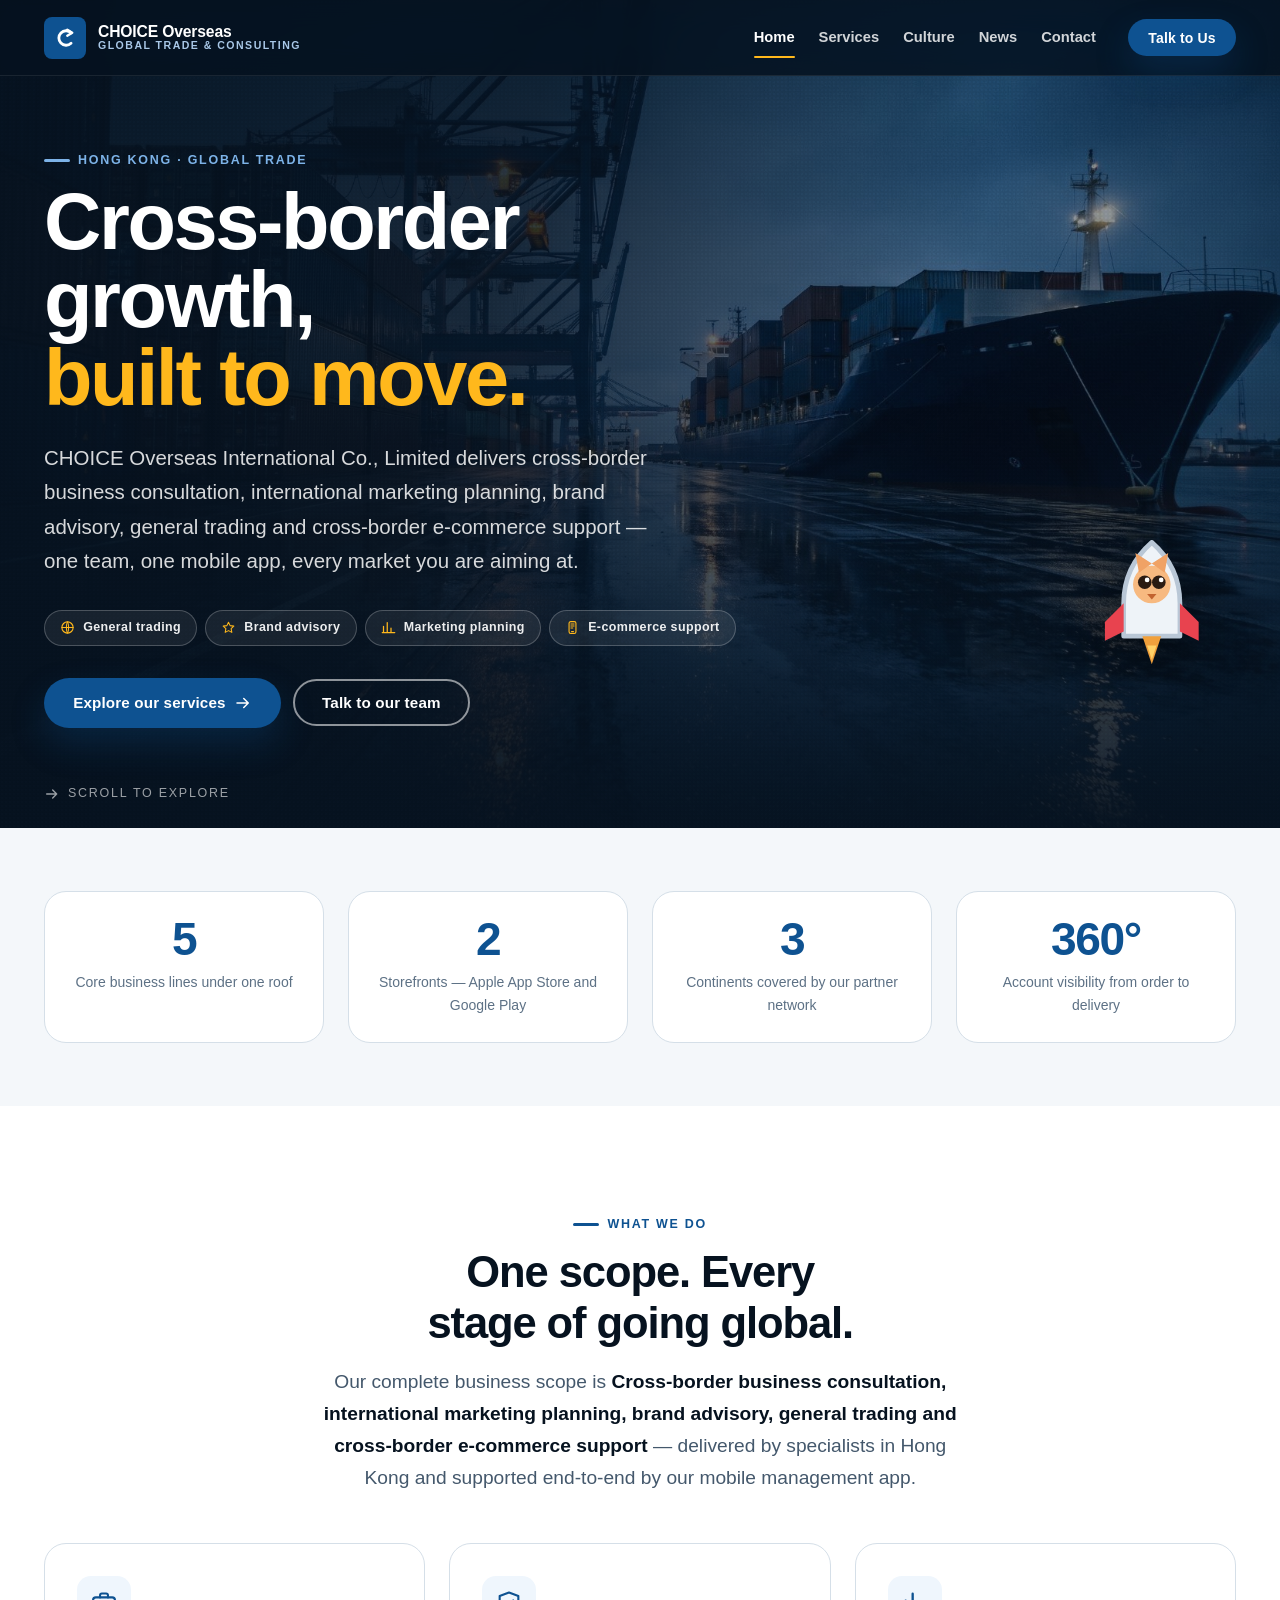
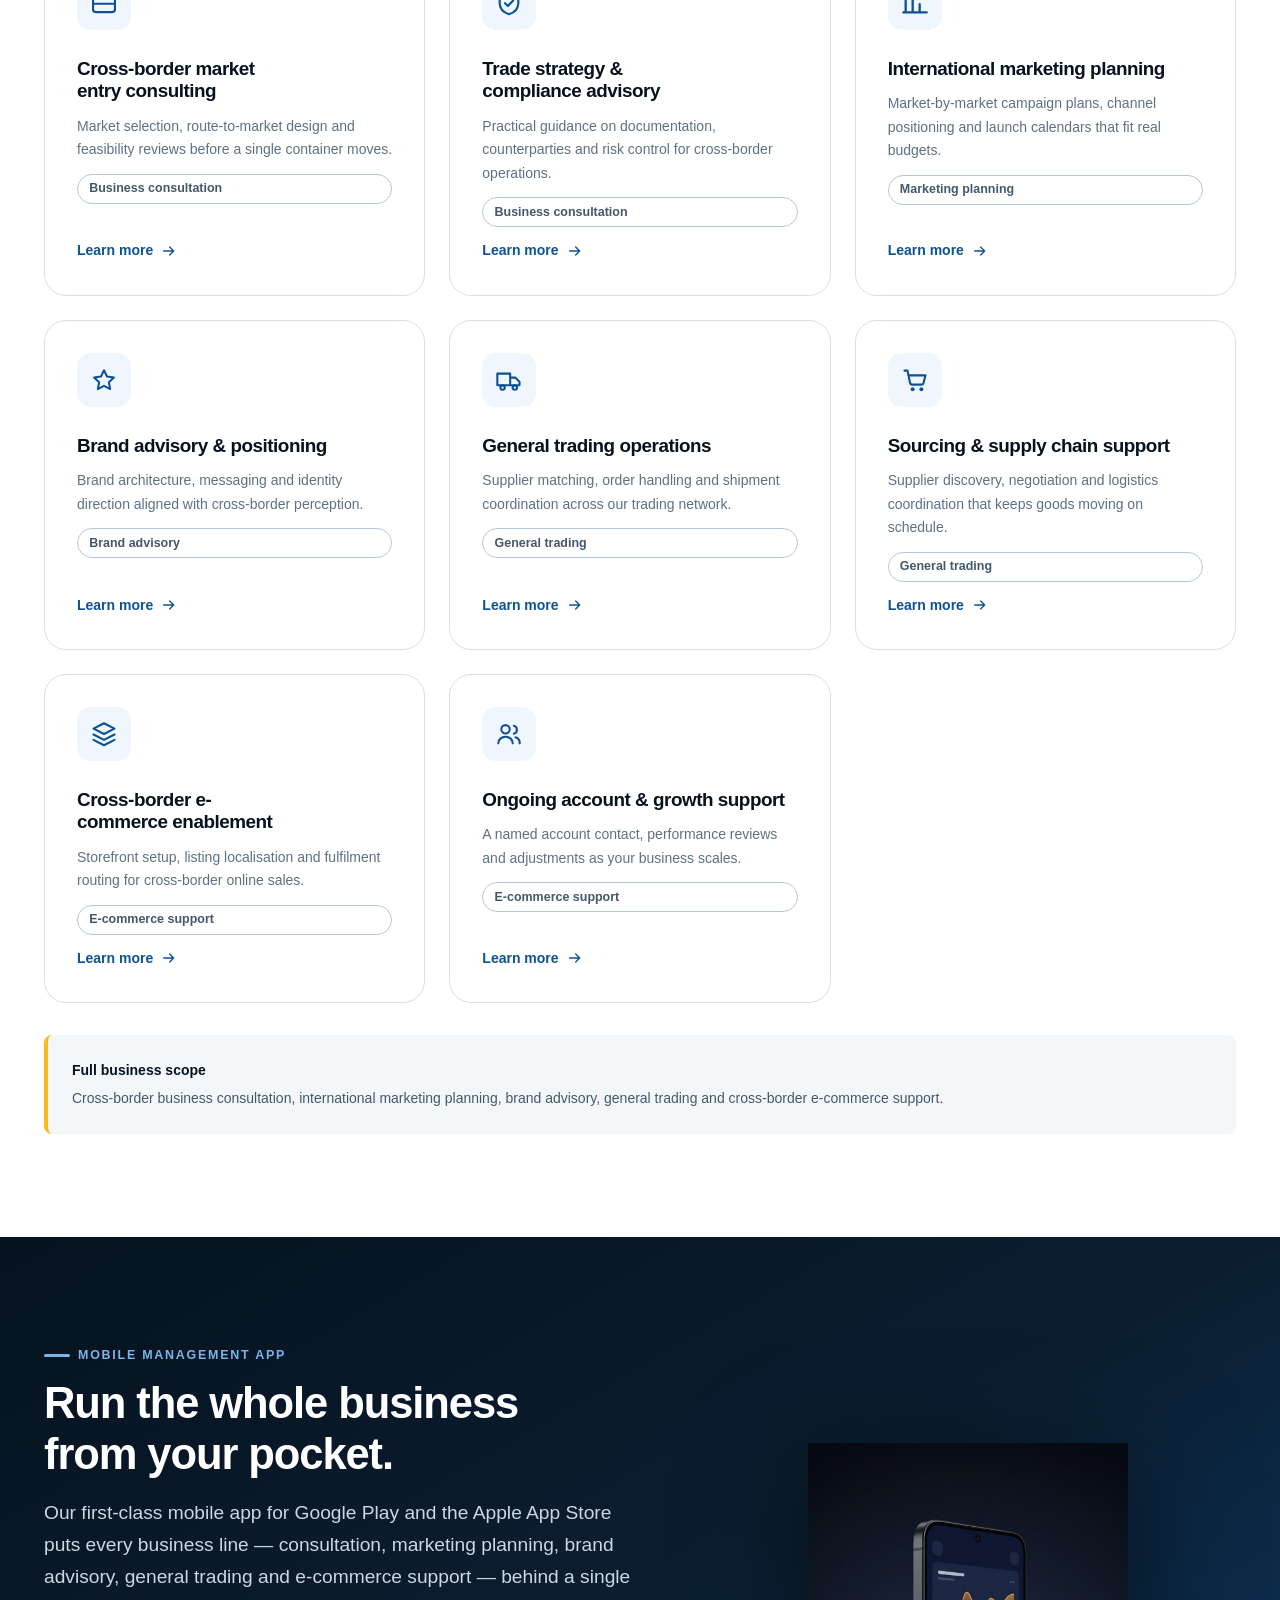
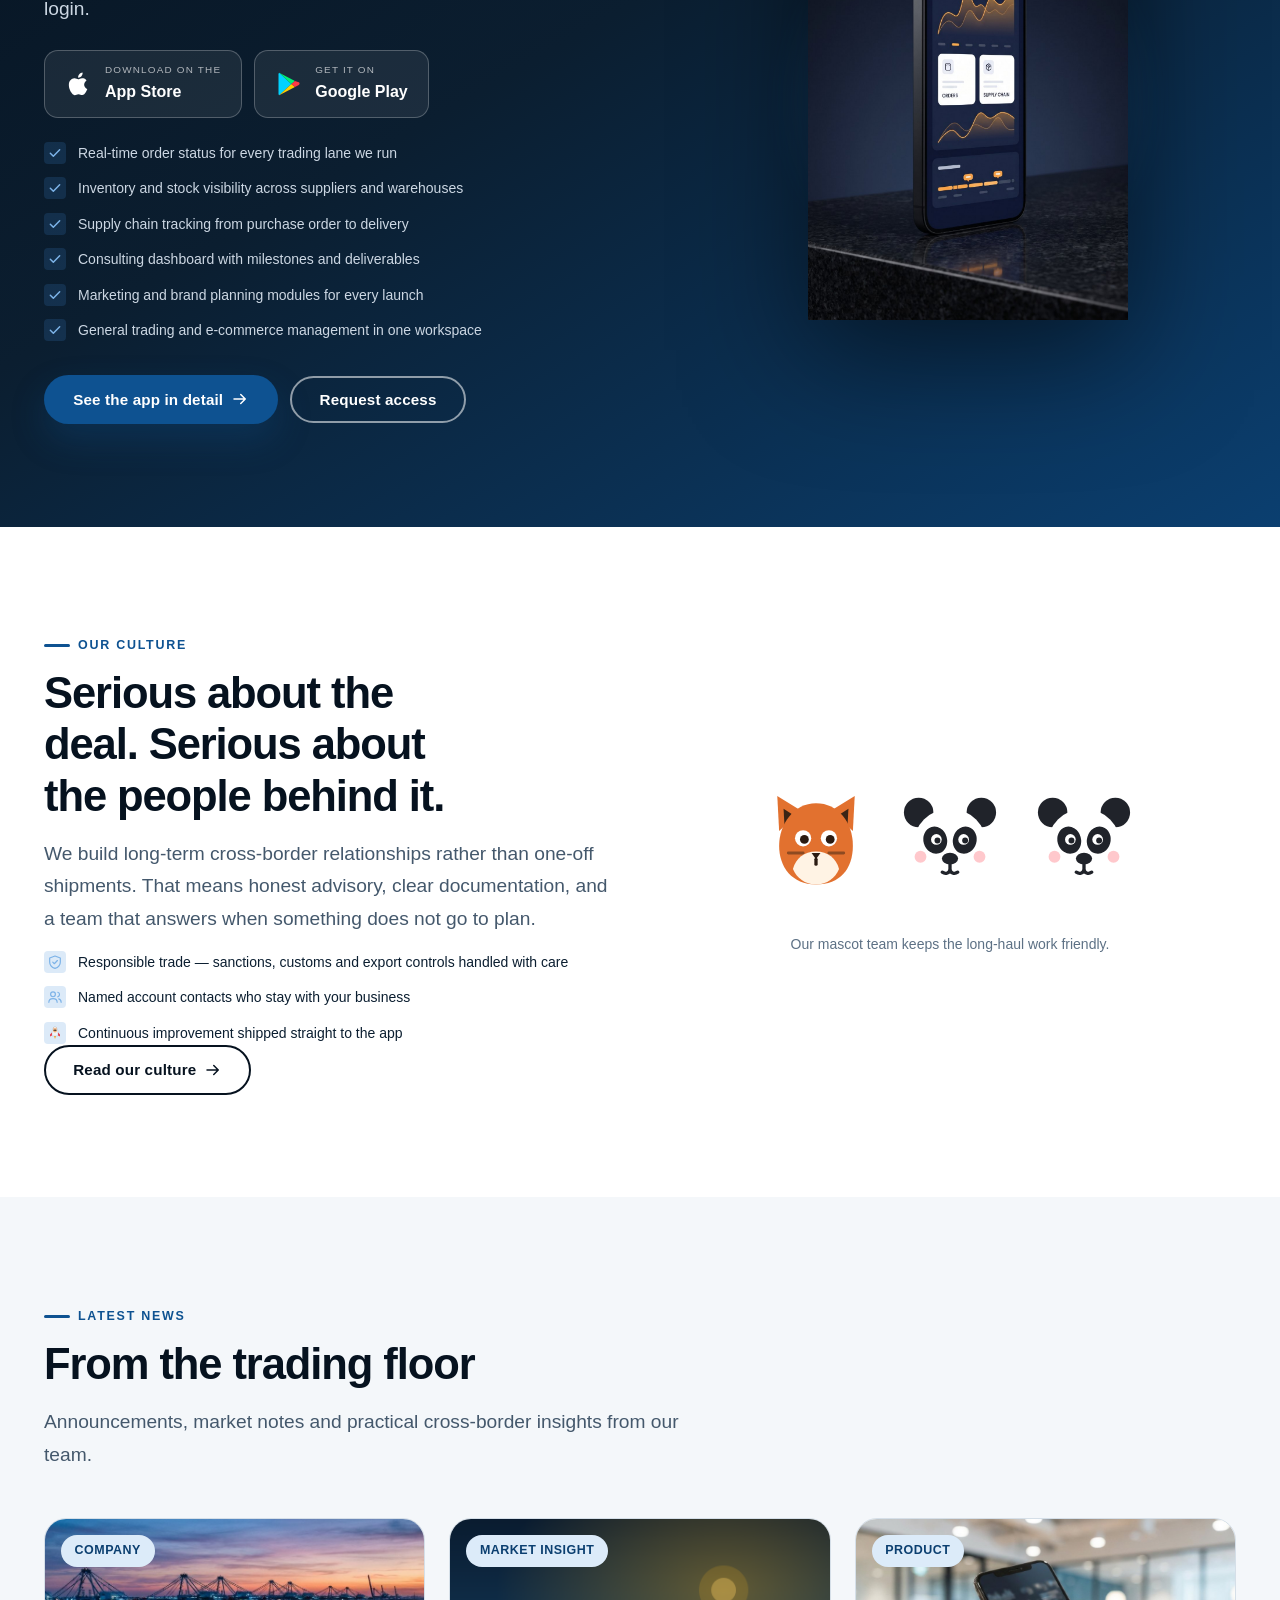
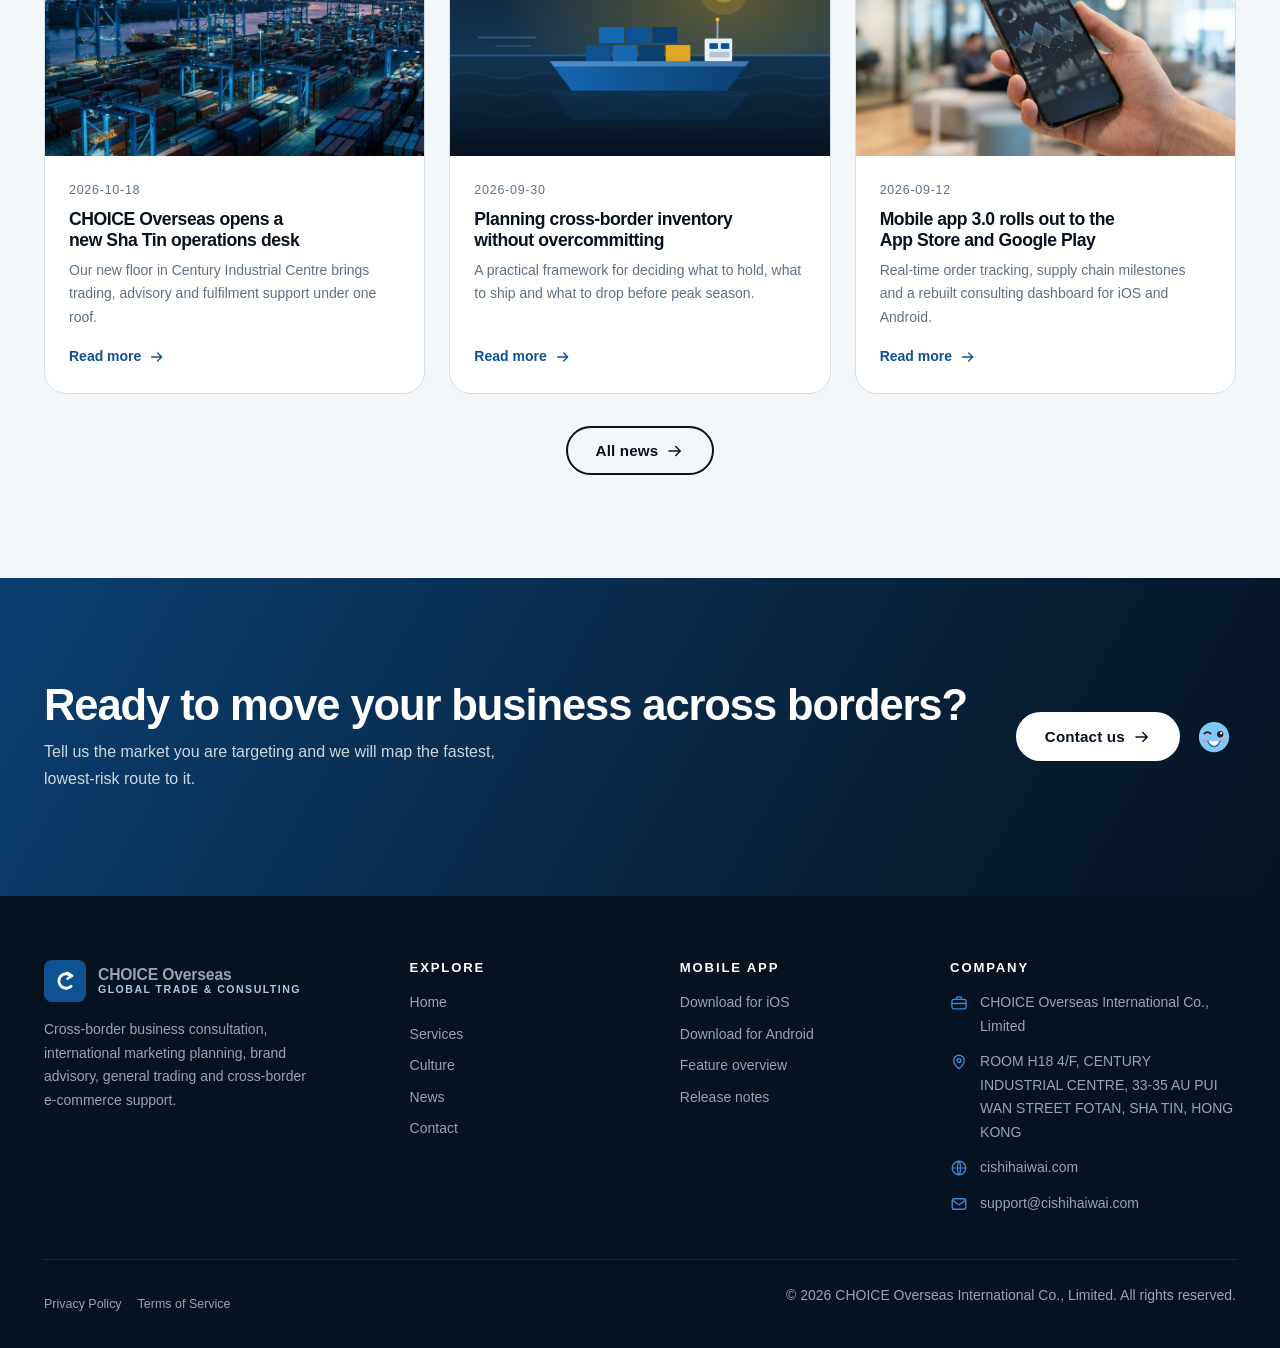
<file: index.html>
<!DOCTYPE html>
<html lang="en">
<head>
<meta charset="UTF-8">
<meta name="viewport" content="width=device-width, initial-scale=1">
<title>CHOICE Overseas International Co., Limited | Cross-border Business Consultation &amp; Trading</title>
<meta name="description" content="CHOICE Overseas International Co., Limited delivers cross-border business consultation, international marketing planning, brand advisory, general trading and cross-border e-commerce support from Hong Kong.">
<link rel="canonical" href="https://cishihaiwai.com/">
<meta property="og:type" content="website">
<meta property="og:site_name" content="CHOICE Overseas International Co., Limited">
<meta property="og:title" content="CHOICE Overseas International Co., Limited | Cross-border Business Consultation &amp; Trading">
<meta property="og:description" content="Cross-border business consultation, international marketing planning, brand advisory, general trading and cross-border e-commerce support.">
<meta property="og:url" content="https://cishihaiwai.com/">
<meta property="og:image" content="https://cishihaiwai.com/images/hero.jpg">
<meta name="twitter:card" content="summary_large_image">
<meta name="twitter:title" content="CHOICE Overseas International Co., Limited">
<meta name="twitter:description" content="Cross-border business consultation, international marketing planning, brand advisory, general trading and cross-border e-commerce support.">
<meta name="twitter:image" content="https://cishihaiwai.com/images/hero.jpg">
<link rel="icon" href="images/favicon.svg" type="image/svg+xml">
<link rel="stylesheet" href="css/style.css">
</head>
<body data-page="home">
<header id="site-header"></header>

<main>

  <!-- ============ HERO ============ -->
  <section class="hero">
    <div class="hero__media">
      <img src="images/hero.jpg" alt="Cross-border trade movement at a modern port logistics hub" width="1920" height="1072">
    </div>
    <div class="hero__grain"></div>

    <div class="hero__inner">
      <div class="hero__content">
        <span class="eyebrow reveal">Hong Kong &middot; Global Trade</span>
        <h1 class="reveal">Cross-border growth,<br><span class="accent">built to move.</span></h1>
        <p class="hero__lead reveal">CHOICE Overseas International Co., Limited delivers cross-border business consultation, international marketing planning, brand advisory, general trading and cross-border e-commerce support &mdash; one team, one mobile app, every market you are aiming at.</p>

        <div class="hero__chips reveal">
          <span class="hero__chip"><svg aria-hidden="true"><use href="#globe"></use></svg>General trading</span>
          <span class="hero__chip"><svg aria-hidden="true"><use href="#star"></use></svg>Brand advisory</span>
          <span class="hero__chip"><svg aria-hidden="true"><use href="#chart"></use></svg>Marketing planning</span>
          <span class="hero__chip"><svg aria-hidden="true"><use href="#mobile-app"></use></svg>E-commerce support</span>
        </div>

        <div class="btn-row reveal">
          <a class="btn btn--primary" href="./services.html">Explore our services <svg aria-hidden="true"><use href="#arrow-right"></use></svg></a>
          <a class="btn btn--outline-light" href="./contact.html">Talk to our team</a>
        </div>
      </div>

      <div class="hero__mascot float" data-mascot="rocket-cat" aria-hidden="true"></div>
    </div>

    <span class="hero__scroll"><svg aria-hidden="true"><use href="#arrow-right"></use></svg> Scroll to explore</span>
  </section>

  <!-- ============ COMPANY STRIP ============ -->
  <section class="section section--tight section--surface">
    <div class="container">
      <div class="grid grid--4 stagger">
        <div class="stat">
          <div class="stat__value">5</div>
          <div class="stat__label">Core business lines under one roof</div>
        </div>
        <div class="stat">
          <div class="stat__value">2</div>
          <div class="stat__label">Storefronts &mdash; Apple App Store and Google Play</div>
        </div>
        <div class="stat">
          <div class="stat__value">3</div>
          <div class="stat__label">Continents covered by our partner network</div>
        </div>
        <div class="stat">
          <div class="stat__value">360&deg;</div>
          <div class="stat__label">Account visibility from order to delivery</div>
        </div>
      </div>
    </div>
  </section>

  <!-- ============ BUSINESS PREVIEW ============ -->
  <section class="section" id="business">
    <div class="container">
      <div class="section-head section-head--center reveal">
        <span class="eyebrow">What we do</span>
        <h2>One scope. Every stage of going global.</h2>
        <p class="lead">Our complete business scope is <strong>Cross-border business consultation, international marketing planning, brand advisory, general trading and cross-border e-commerce support</strong> &mdash; delivered by specialists in Hong Kong and supported end-to-end by our mobile management app.</p>
      </div>

      <div class="service-grid stagger">
        <article class="service-card">
          <span class="card__icon"><svg aria-hidden="true"><use href="#briefcase"></use></svg></span>
          <h3>Cross-border market entry consulting</h3>
          <p>Market selection, route-to-market design and feasibility reviews before a single container moves.</p>
          <span class="tag">Business consultation</span>
          <a class="service-card__link" href="./services.html">Learn more <svg aria-hidden="true"><use href="#arrow-right"></use></svg></a>
        </article>

        <article class="service-card">
          <span class="card__icon"><svg aria-hidden="true"><use href="#shield"></use></svg></span>
          <h3>Trade strategy &amp; compliance advisory</h3>
          <p>Practical guidance on documentation, counterparties and risk control for cross-border operations.</p>
          <span class="tag">Business consultation</span>
          <a class="service-card__link" href="./services.html">Learn more <svg aria-hidden="true"><use href="#arrow-right"></use></svg></a>
        </article>

        <article class="service-card">
          <span class="card__icon"><svg aria-hidden="true"><use href="#chart"></use></svg></span>
          <h3>International marketing planning</h3>
          <p>Market-by-market campaign plans, channel positioning and launch calendars that fit real budgets.</p>
          <span class="tag">Marketing planning</span>
          <a class="service-card__link" href="./services.html">Learn more <svg aria-hidden="true"><use href="#arrow-right"></use></svg></a>
        </article>

        <article class="service-card">
          <span class="card__icon"><svg aria-hidden="true"><use href="#star"></use></svg></span>
          <h3>Brand advisory &amp; positioning</h3>
          <p>Brand architecture, messaging and identity direction aligned with cross-border perception.</p>
          <span class="tag">Brand advisory</span>
          <a class="service-card__link" href="./services.html">Learn more <svg aria-hidden="true"><use href="#arrow-right"></use></svg></a>
        </article>

        <article class="service-card">
          <span class="card__icon"><svg aria-hidden="true"><use href="#truck"></use></svg></span>
          <h3>General trading operations</h3>
          <p>Supplier matching, order handling and shipment coordination across our trading network.</p>
          <span class="tag">General trading</span>
          <a class="service-card__link" href="./services.html">Learn more <svg aria-hidden="true"><use href="#arrow-right"></use></svg></a>
        </article>

        <article class="service-card">
          <span class="card__icon"><svg aria-hidden="true"><use href="#cart"></use></svg></span>
          <h3>Sourcing &amp; supply chain support</h3>
          <p>Supplier discovery, negotiation and logistics coordination that keeps goods moving on schedule.</p>
          <span class="tag">General trading</span>
          <a class="service-card__link" href="./services.html">Learn more <svg aria-hidden="true"><use href="#arrow-right"></use></svg></a>
        </article>

        <article class="service-card">
          <span class="card__icon"><svg aria-hidden="true"><use href="#layers"></use></svg></span>
          <h3>Cross-border e-commerce enablement</h3>
          <p>Storefront setup, listing localisation and fulfilment routing for cross-border online sales.</p>
          <span class="tag">E-commerce support</span>
          <a class="service-card__link" href="./services.html">Learn more <svg aria-hidden="true"><use href="#arrow-right"></use></svg></a>
        </article>

        <article class="service-card">
          <span class="card__icon"><svg aria-hidden="true"><use href="#users"></use></svg></span>
          <h3>Ongoing account &amp; growth support</h3>
          <p>A named account contact, performance reviews and adjustments as your business scales.</p>
          <span class="tag">E-commerce support</span>
          <a class="service-card__link" href="./services.html">Learn more <svg aria-hidden="true"><use href="#arrow-right"></use></svg></a>
        </article>
      </div>

      <div class="scope-note reveal">
        <strong>Full business scope</strong>
        Cross-border business consultation, international marketing planning, brand advisory, general trading and cross-border e-commerce support.
      </div>
    </div>
  </section>

  <!-- ============ APP HIGHLIGHT ============ -->
  <section class="section app" id="app">
    <div class="container">
      <div class="app__grid">
        <div class="reveal">
          <span class="eyebrow">Mobile management app</span>
          <h2>Run the whole business from your pocket.</h2>
          <p class="lead">Our first-class mobile app for Google Play and the Apple App Store puts every business line &mdash; consultation, marketing planning, brand advisory, general trading and e-commerce support &mdash; behind a single login.</p>

          <div class="app__badges">
            <a class="store-badge" href="./contact.html">
              <svg aria-hidden="true"><use href="#apple"></use></svg>
              <span><span class="store-badge__text">Download on the</span><span class="store-badge__name">App Store</span></span>
            </a>
            <a class="store-badge" href="./contact.html">
              <svg aria-hidden="true"><use href="#google-play"></use></svg>
              <span><span class="store-badge__text">Get it on</span><span class="store-badge__name">Google Play</span></span>
            </a>
          </div>

          <ul class="feature-list">
            <li><svg aria-hidden="true"><use href="#check"></use></svg><span>Real-time order status for every trading lane we run</span></li>
            <li><svg aria-hidden="true"><use href="#check"></use></svg><span>Inventory and stock visibility across suppliers and warehouses</span></li>
            <li><svg aria-hidden="true"><use href="#check"></use></svg><span>Supply chain tracking from purchase order to delivery</span></li>
            <li><svg aria-hidden="true"><use href="#check"></use></svg><span>Consulting dashboard with milestones and deliverables</span></li>
            <li><svg aria-hidden="true"><use href="#check"></use></svg><span>Marketing and brand planning modules for every launch</span></li>
            <li><svg aria-hidden="true"><use href="#check"></use></svg><span>General trading and e-commerce management in one workspace</span></li>
          </ul>

          <div class="btn-row">
            <a class="btn btn--primary" href="./services.html#app">See the app in detail <svg aria-hidden="true"><use href="#arrow-right"></use></svg></a>
            <a class="btn btn--outline-light" href="./contact.html">Request access</a>
          </div>
        </div>

        <div class="app__phone reveal">
          <span class="app__phone-glow" aria-hidden="true"></span>
          <img src="images/app-phone.jpg" alt="Mobile management app dashboard on a smartphone" width="1100" height="1640">
        </div>
      </div>
    </div>
  </section>

  <!-- ============ CULTURE TEASER ============ -->
  <section class="section" id="culture">
    <div class="container">
      <div class="grid grid--2 grid--align-center gap-lg">
        <div class="reveal">
          <span class="eyebrow">Our culture</span>
          <h2>Serious about the deal. Serious about the people behind it.</h2>
          <p class="lead">We build long-term cross-border relationships rather than one-off shipments. That means honest advisory, clear documentation, and a team that answers when something does not go to plan.</p>
          <ul class="feature-list mb-6">
            <li><svg aria-hidden="true"><use href="#shield"></use></svg><span>Responsible trade &mdash; sanctions, customs and export controls handled with care</span></li>
            <li><svg aria-hidden="true"><use href="#users"></use></svg><span>Named account contacts who stay with your business</span></li>
            <li><svg aria-hidden="true"><use href="#rocket-cat"></use></svg><span>Continuous improvement shipped straight to the app</span></li>
          </ul>
          <a class="btn btn--ghost" href="./culture.html">Read our culture <svg aria-hidden="true"><use href="#arrow-right"></use></svg></a>
        </div>

        <div class="reveal text-center">
          <div class="mascot-strip">
            <span class="mascot mascot--lg mascot--float" data-mascot="fox" aria-hidden="true"></span>
            <span class="mascot mascot--lg" data-mascot="panda" aria-hidden="true"></span>
            <span class="mascot mascot--lg mascot--float" data-mascot="panda" aria-hidden="true"></span>
          </div>
          <p class="muted">Our mascot team keeps the long-haul work friendly.</p>
        </div>
      </div>
    </div>
  </section>

  <!-- ============ NEWS TEASER ============ -->
  <section class="section section--surface" id="news">
    <div class="container">
      <div class="section-head reveal">
        <span class="eyebrow">Latest news</span>
        <h2>From the trading floor</h2>
        <p class="lead">Announcements, market notes and practical cross-border insights from our team.</p>
      </div>

      <div class="news-grid stagger">
        <article class="news-card">
          <div class="news-card__media">
            <img src="images/news-1.jpg" alt="Container terminal at dusk" width="1200" height="509">
            <span class="badge news-card__cat">Company</span>
          </div>
          <div class="news-card__body">
            <span class="news-card__date">2026-10-18</span>
            <h3>CHOICE Overseas opens a new Sha Tin operations desk</h3>
            <p>Our new floor in Century Industrial Centre brings trading, advisory and fulfilment support under one roof.</p>
            <a class="news-card__more" href="./news.html">Read more <svg aria-hidden="true"><use href="#arrow-right"></use></svg></a>
          </div>
        </article>

        <article class="news-card">
          <div class="news-card__media">
            <img src="images/news-2.png" alt="Freight vessel at sea" width="800" height="500">
            <span class="badge news-card__cat">Market insight</span>
          </div>
          <div class="news-card__body">
            <span class="news-card__date">2026-09-30</span>
            <h3>Planning cross-border inventory without overcommitting</h3>
            <p>A practical framework for deciding what to hold, what to ship and what to drop before peak season.</p>
            <a class="news-card__more" href="./news.html">Read more <svg aria-hidden="true"><use href="#arrow-right"></use></svg></a>
          </div>
        </article>

        <article class="news-card">
          <div class="news-card__media">
            <img src="images/news-3.jpg" alt="Smartphone showing a business dashboard" width="1200" height="655">
            <span class="badge news-card__cat">Product</span>
          </div>
          <div class="news-card__body">
            <span class="news-card__date">2026-09-12</span>
            <h3>Mobile app 3.0 rolls out to the App Store and Google Play</h3>
            <p>Real-time order tracking, supply chain milestones and a rebuilt consulting dashboard for iOS and Android.</p>
            <a class="news-card__more" href="./news.html">Read more <svg aria-hidden="true"><use href="#arrow-right"></use></svg></a>
          </div>
        </article>
      </div>

      <div class="text-center mt-6">
        <a class="btn btn--ghost" href="./news.html">All news <svg aria-hidden="true"><use href="#arrow-right"></use></svg></a>
      </div>
    </div>
  </section>

  <!-- ============ CONTACT CTA ============ -->
  <section class="section cta-band">
    <div class="container">
      <div class="cta-band__inner reveal">
        <div>
          <h2>Ready to move your business across borders?</h2>
          <p>Tell us the market you are targeting and we will map the fastest, lowest-risk route to it.</p>
        </div>
        <div class="btn-row">
          <a class="btn btn--light" href="./contact.html">Contact us <svg aria-hidden="true"><use href="#arrow-right"></use></svg></a>
          <span class="mascot mascot--sm" data-mascot="wink" aria-hidden="true"></span>
        </div>
      </div>
    </div>
  </section>

</main>

<footer id="site-footer"></footer>
<script src="js/main.js" defer></script>
</body>
</html>
</file>
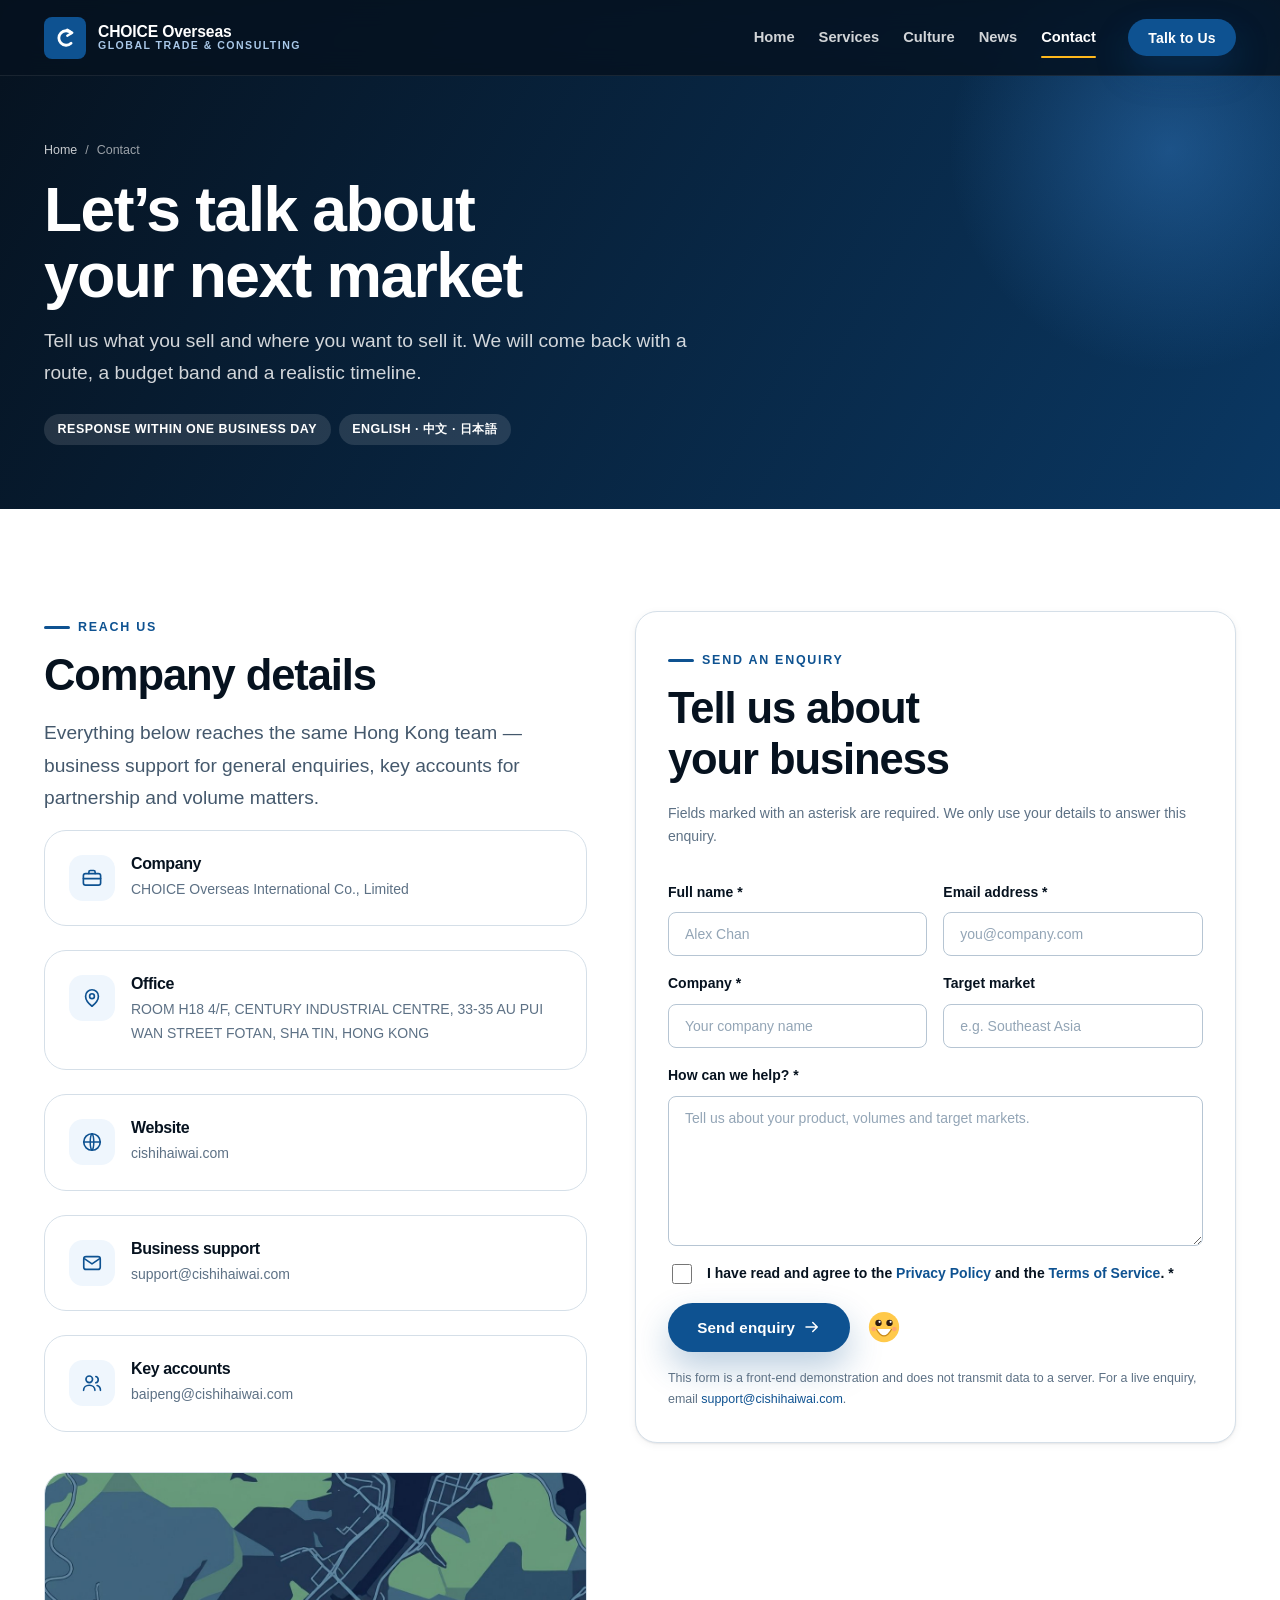
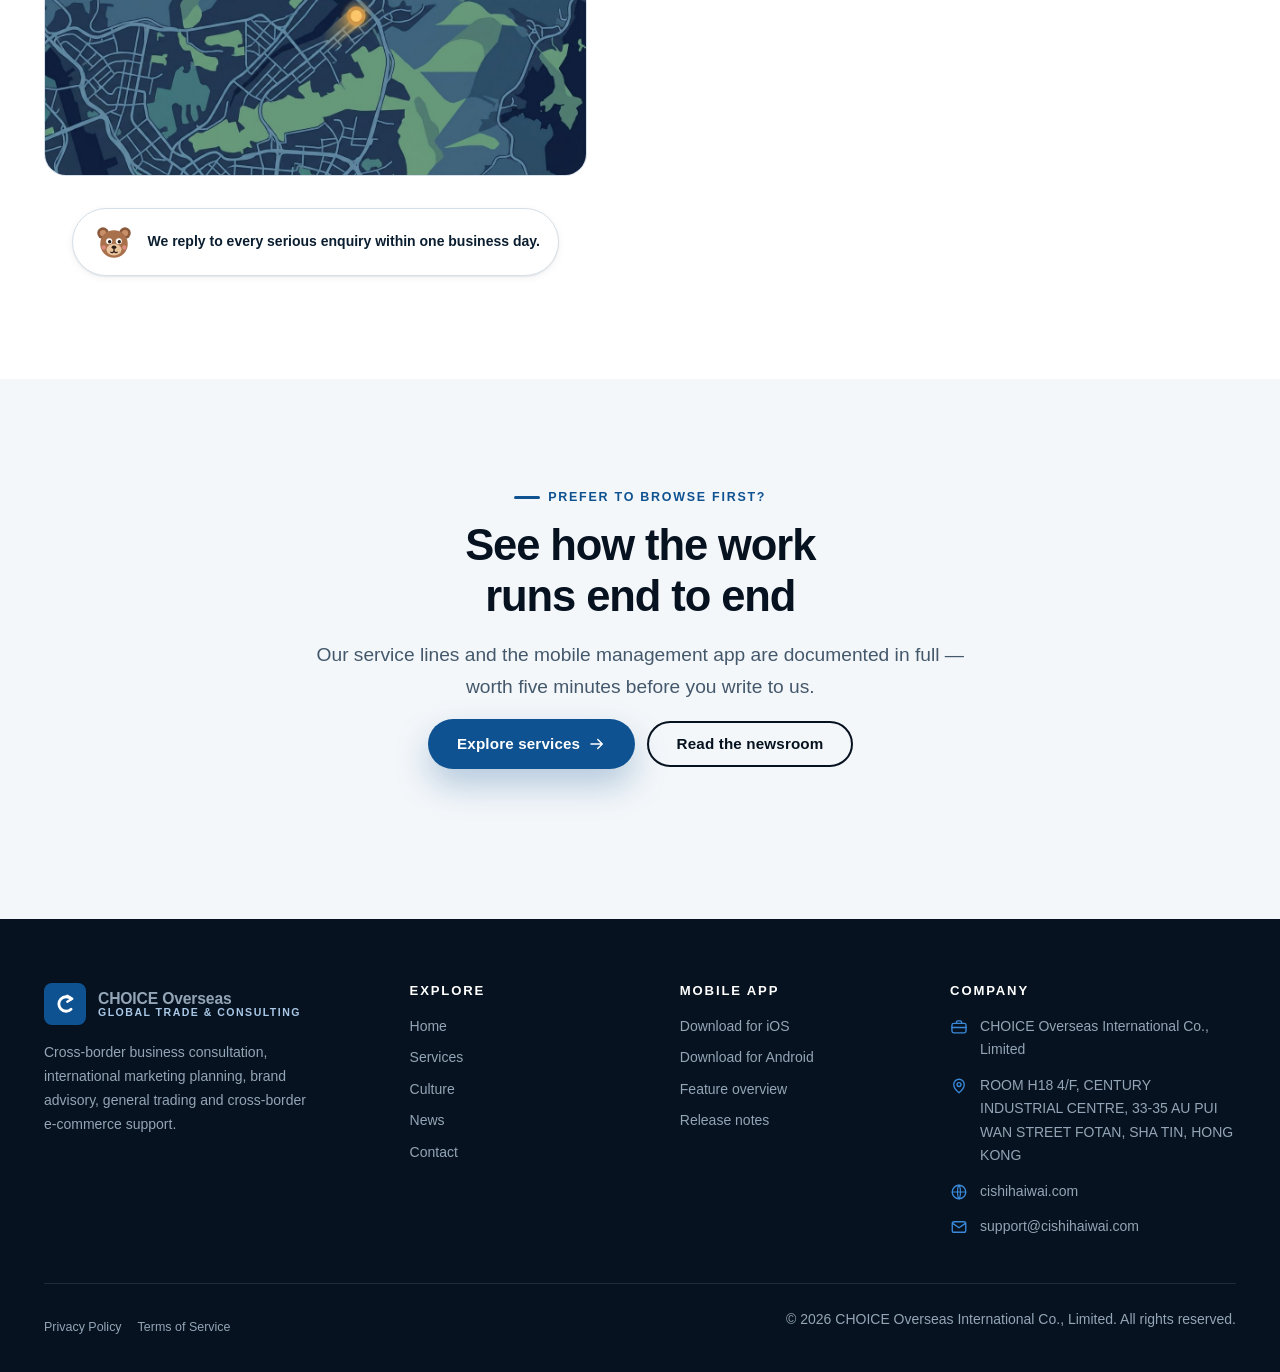
<file: contact.html>
<!DOCTYPE html>
<html lang="en">
<head>
<meta charset="UTF-8">
<meta name="viewport" content="width=device-width, initial-scale=1">
<title>Contact Us | CHOICE Overseas International Co., Limited</title>
<meta name="description" content="Contact CHOICE Overseas International Co., Limited — ROOM H18 4/F, CENTURY INDUSTRIAL CENTRE, 33-35 AU PUI WAN STREET FOTAN, SHA TIN, HONG KONG.">
<link rel="canonical" href="https://cishihaiwai.com/contact.html">
<meta property="og:type" content="website">
<meta property="og:site_name" content="CHOICE Overseas International Co., Limited">
<meta property="og:title" content="Contact Us | CHOICE Overseas International Co., Limited">
<meta property="og:description" content="Business support, key accounts and office details for CHOICE Overseas International Co., Limited.">
<meta property="og:url" content="https://cishihaiwai.com/contact.html">
<meta property="og:image" content="https://cishihaiwai.com/images/hero.jpg">
<meta name="twitter:card" content="summary_large_image">
<meta name="twitter:title" content="Contact Us | CHOICE Overseas International Co., Limited">
<meta name="twitter:description" content="Business support, key accounts and office details for CHOICE Overseas International Co., Limited.">
<meta name="twitter:image" content="https://cishihaiwai.com/images/hero.jpg">
<link rel="icon" href="images/favicon.svg" type="image/svg+xml">
<link rel="stylesheet" href="css/style.css">
</head>
<body data-page="contact">
<header id="site-header"></header>

<main>

  <!-- ============ PAGE HERO ============ -->
  <section class="page-hero">
    <div class="container">
      <nav class="breadcrumb reveal" aria-label="Breadcrumb">
        <a href="./">Home</a> <span aria-hidden="true">/</span> <span>Contact</span>
      </nav>
      <h1 class="reveal">Let&rsquo;s talk about your next market</h1>
      <p class="lead reveal">Tell us what you sell and where you want to sell it. We will come back with a route, a budget band and a realistic timeline.</p>
      <div class="page-hero__meta reveal">
        <span class="badge badge--dark">Response within one business day</span>
        <span class="badge badge--dark">English &middot; 中文 &middot; 日本語</span>
      </div>
    </div>
  </section>

  <!-- ============ CONTACT CARDS + FORM ============ -->
  <section class="section" id="reach-us">
    <div class="container">
      <div class="contact-grid">
        <div class="reveal">
          <span class="eyebrow">Reach us</span>
          <h2>Company details</h2>
          <p class="lead">Everything below reaches the same Hong Kong team &mdash; business support for general enquiries, key accounts for partnership and volume matters.</p>

          <ul class="contact-list mt-6">
            <li class="contact-item">
              <span class="contact-item__icon"><svg aria-hidden="true"><use href="#briefcase"></use></svg></span>
              <div>
                <h3>Company</h3>
                <p>CHOICE Overseas International Co., Limited</p>
              </div>
            </li>

            <li class="contact-item">
              <span class="contact-item__icon"><svg aria-hidden="true"><use href="#map-pin"></use></svg></span>
              <div>
                <h3>Office</h3>
                <p>ROOM H18 4/F, CENTURY INDUSTRIAL CENTRE, 33-35 AU PUI WAN STREET FOTAN, SHA TIN, HONG KONG</p>
              </div>
            </li>

            <li class="contact-item">
              <span class="contact-item__icon"><svg aria-hidden="true"><use href="#globe"></use></svg></span>
              <div>
                <h3>Website</h3>
                <a href="https://cishihaiwai.com/" target="_blank" rel="noopener">cishihaiwai.com</a>
              </div>
            </li>

            <li class="contact-item">
              <span class="contact-item__icon"><svg aria-hidden="true"><use href="#mail"></use></svg></span>
              <div>
                <h3>Business support</h3>
                <a href="mailto:support@cishihaiwai.com">support@cishihaiwai.com</a>
              </div>
            </li>

            <li class="contact-item">
              <span class="contact-item__icon"><svg aria-hidden="true"><use href="#users"></use></svg></span>
              <div>
                <h3>Key accounts</h3>
                <a href="mailto:baipeng@cishihaiwai.com">baipeng@cishihaiwai.com</a>
              </div>
            </li>
          </ul>

          <div class="map-frame reveal">
            <img src="images/map.jpg" alt="Map showing the office location in Sha Tin, Hong Kong" width="1200" height="670">
          </div>

          <div class="text-center mt-6">
            <span class="mascot-bubble">
              <span class="mascot mascot--sm" data-mascot="bear" aria-hidden="true"></span>
              We reply to every serious enquiry within one business day.
            </span>
          </div>
        </div>

        <!-- ============ FORM ============ -->
        <div class="card reveal" id="enquiry">
          <span class="eyebrow">Send an enquiry</span>
          <h2>Tell us about your business</h2>
          <p class="muted">Fields marked with an asterisk are required. We only use your details to answer this enquiry.</p>

          <form class="form mt-6" id="contact-form" novalidate>
            <div class="form__row">
              <div class="field">
                <label for="name">Full name *</label>
                <input type="text" id="name" name="name" placeholder="Alex Chan" required autocomplete="name">
                <span class="field__error">Please tell us your name.</span>
              </div>

              <div class="field">
                <label for="email">Email address *</label>
                <input type="email" id="email" name="email" placeholder="you@company.com" required autocomplete="email">
                <span class="field__error">Please enter a valid email address.</span>
              </div>
            </div>

            <div class="form__row">
              <div class="field">
                <label for="company">Company *</label>
                <input type="text" id="company" name="company" placeholder="Your company name" required autocomplete="organization">
                <span class="field__error">Please enter your company name.</span>
              </div>

              <div class="field">
                <label for="market">Target market</label>
                <input type="text" id="market" name="market" placeholder="e.g. Southeast Asia" autocomplete="country-name">
                <span class="field__error"></span>
              </div>
            </div>

            <div class="field">
              <label for="message">How can we help? *</label>
              <textarea id="message" name="message" placeholder="Tell us about your product, volumes and target markets." required></textarea>
              <span class="field__error">Please add a short description of your enquiry.</span>
            </div>

            <div class="field">
              <label class="checkbox">
                <input type="checkbox" id="consent" name="consent" required>
                <span>I have read and agree to the <a href="./privacy.html" target="_blank" rel="noopener">Privacy Policy</a> and the <a href="./terms.html" target="_blank" rel="noopener">Terms of Service</a>. *</span>
              </label>
              <span class="field__error">Please accept the privacy policy and terms of service to continue.</span>
            </div>

            <div class="form__status" id="form-status" role="status" aria-live="polite"></div>

            <div class="btn-row">
              <button class="btn btn--primary" type="submit">Send enquiry <svg aria-hidden="true"><use href="#arrow-right"></use></svg></button>
              <span class="mascot mascot--sm" data-mascot="smile" aria-hidden="true"></span>
            </div>

            <p class="form__note">This form is a front-end demonstration and does not transmit data to a server. For a live enquiry, email <a href="mailto:support@cishihaiwai.com">support@cishihaiwai.com</a>.</p>
          </form>
        </div>
      </div>
    </div>
  </section>

  <!-- ============ CTA ============ -->
  <section class="section section--surface">
    <div class="container">
      <div class="section-head section-head--center reveal">
        <span class="eyebrow">Prefer to browse first?</span>
        <h2>See how the work runs end to end</h2>
        <p class="lead">Our service lines and the mobile management app are documented in full &mdash; worth five minutes before you write to us.</p>
        <div class="btn-row btn-row--center">
          <a class="btn btn--primary" href="./services.html">Explore services <svg aria-hidden="true"><use href="#arrow-right"></use></svg></a>
          <a class="btn btn--ghost" href="./news.html">Read the newsroom</a>
        </div>
      </div>
    </div>
  </section>

</main>

<footer id="site-footer"></footer>
<script src="js/main.js" defer></script>
</body>
</html>
</file>
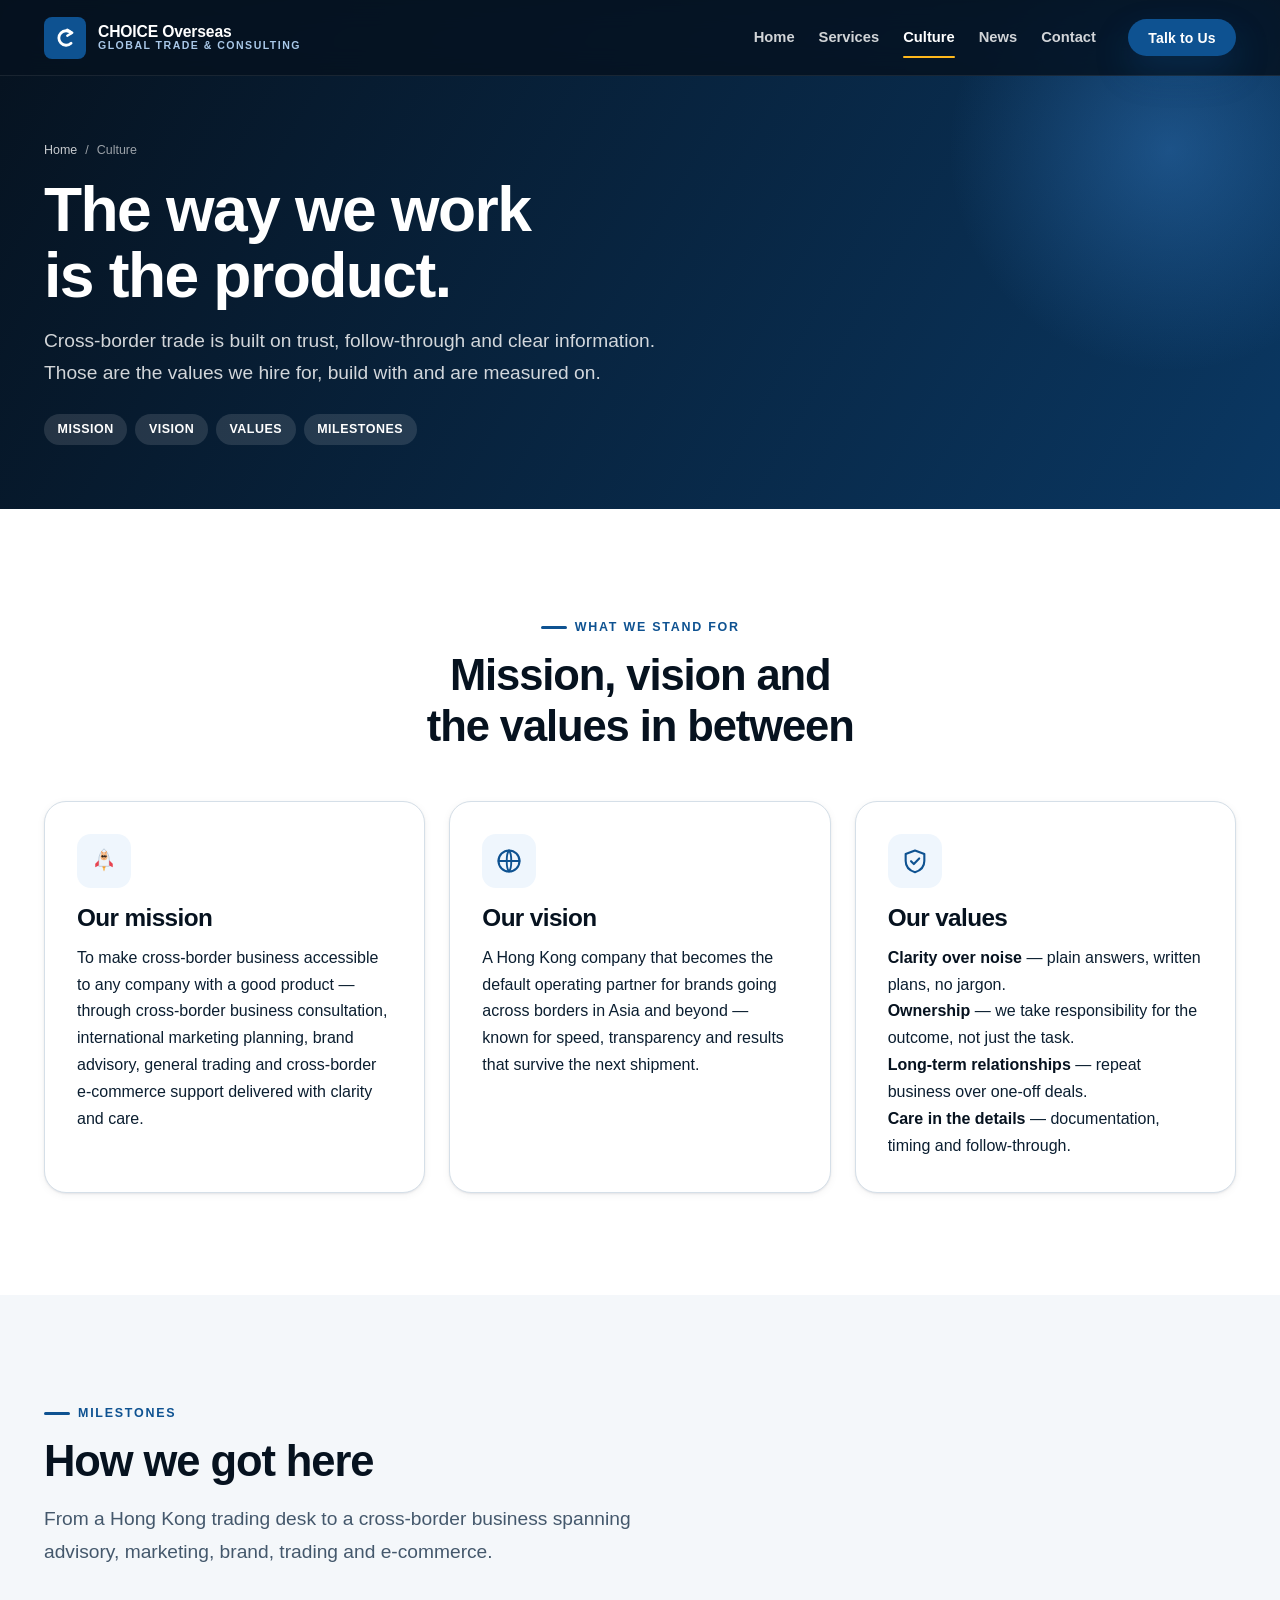
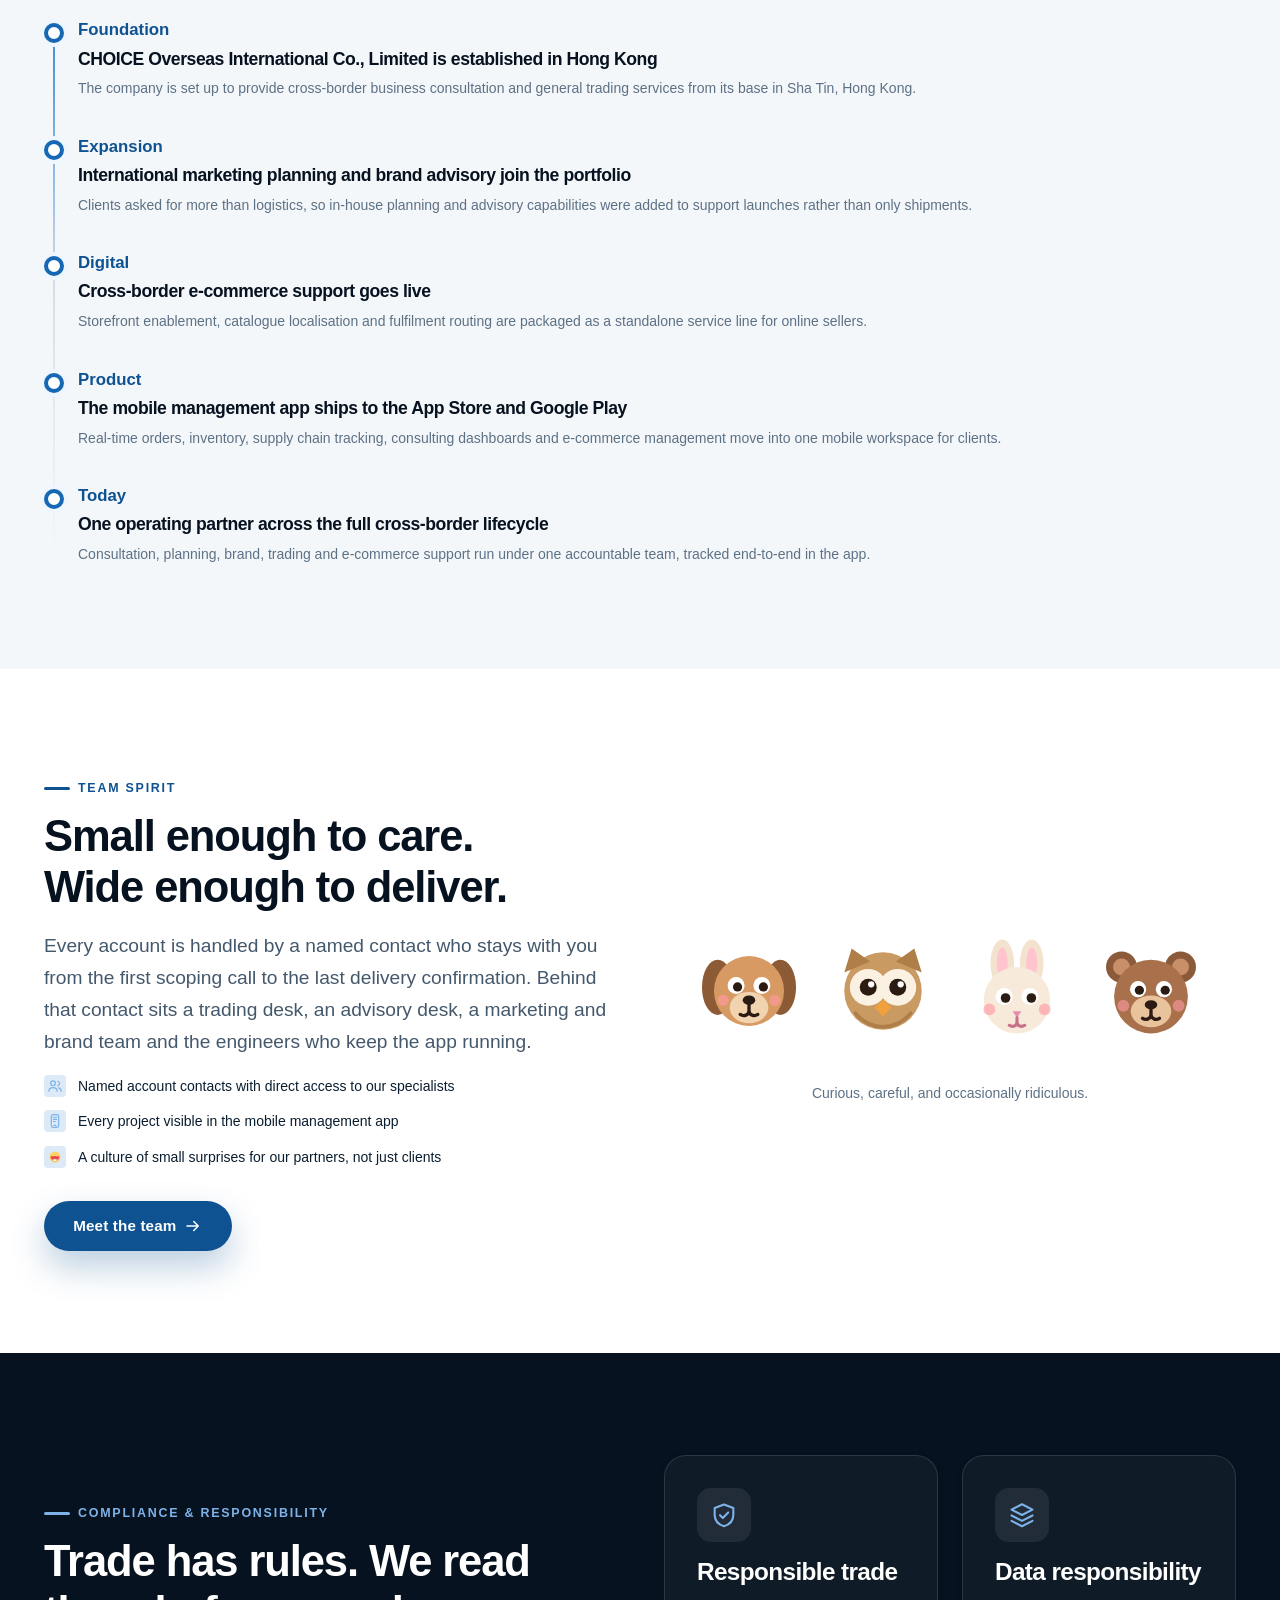
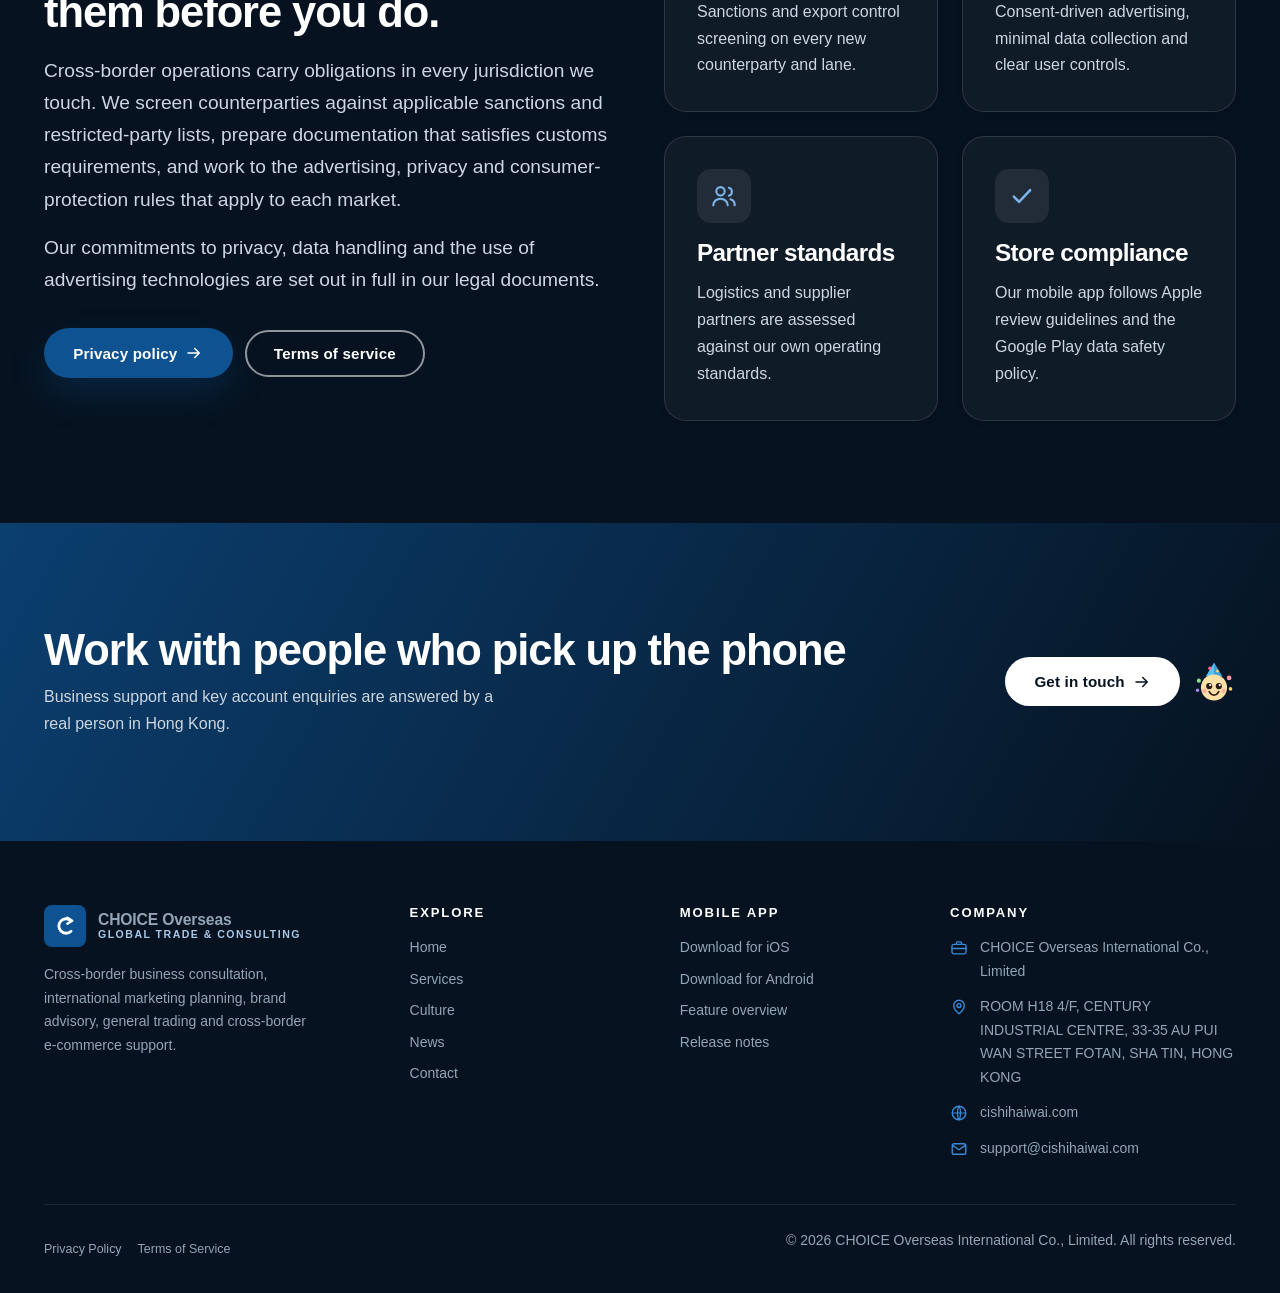
<file: culture.html>
<!DOCTYPE html>
<html lang="en">
<head>
<meta charset="UTF-8">
<meta name="viewport" content="width=device-width, initial-scale=1">
<title>Our Culture, Mission &amp; Milestones | CHOICE Overseas International</title>
<meta name="description" content="Mission, vision, values and the milestone timeline of CHOICE Overseas International Co., Limited, a Hong Kong based cross-border business and trading company.">
<link rel="canonical" href="https://cishihaiwai.com/culture.html">
<meta property="og:type" content="website">
<meta property="og:site_name" content="CHOICE Overseas International Co., Limited">
<meta property="og:title" content="Our Culture, Mission &amp; Milestones | CHOICE Overseas International">
<meta property="og:description" content="Mission, vision, values and the milestone timeline of CHOICE Overseas International Co., Limited.">
<meta property="og:url" content="https://cishihaiwai.com/culture.html">
<meta property="og:image" content="https://cishihaiwai.com/images/hero.jpg">
<meta name="twitter:card" content="summary_large_image">
<meta name="twitter:title" content="Our Culture, Mission &amp; Milestones | CHOICE Overseas International">
<meta name="twitter:description" content="Mission, vision, values and the milestone timeline of CHOICE Overseas International Co., Limited.">
<meta name="twitter:image" content="https://cishihaiwai.com/images/hero.jpg">
<link rel="icon" href="images/favicon.svg" type="image/svg+xml">
<link rel="stylesheet" href="css/style.css">
</head>
<body data-page="culture">
<header id="site-header"></header>

<main>

  <!-- ============ PAGE HERO ============ -->
  <section class="page-hero">
    <div class="container">
      <nav class="breadcrumb reveal" aria-label="Breadcrumb">
        <a href="./">Home</a> <span aria-hidden="true">/</span> <span>Culture</span>
      </nav>
      <h1 class="reveal">The way we work is the product.</h1>
      <p class="lead reveal">Cross-border trade is built on trust, follow-through and clear information. Those are the values we hire for, build with and are measured on.</p>
      <div class="page-hero__meta reveal">
        <span class="badge badge--dark">Mission</span>
        <span class="badge badge--dark">Vision</span>
        <span class="badge badge--dark">Values</span>
        <span class="badge badge--dark">Milestones</span>
      </div>
    </div>
  </section>

  <!-- ============ MISSION / VISION / VALUES ============ -->
  <section class="section" id="principles">
    <div class="container">
      <div class="section-head section-head--center reveal">
        <span class="eyebrow">What we stand for</span>
        <h2>Mission, vision and the values in between</h2>
      </div>

      <div class="values-grid stagger">
        <article class="card card--hover">
          <span class="card__icon"><svg aria-hidden="true"><use href="#rocket-cat"></use></svg></span>
          <h3>Our mission</h3>
          <p>To make cross-border business accessible to any company with a good product &mdash; through cross-border business consultation, international marketing planning, brand advisory, general trading and cross-border e-commerce support delivered with clarity and care.</p>
        </article>

        <article class="card card--hover">
          <span class="card__icon"><svg aria-hidden="true"><use href="#globe"></use></svg></span>
          <h3>Our vision</h3>
          <p>A Hong Kong company that becomes the default operating partner for brands going across borders in Asia and beyond &mdash; known for speed, transparency and results that survive the next shipment.</p>
        </article>

        <article class="card card--hover">
          <span class="card__icon"><svg aria-hidden="true"><use href="#shield"></use></svg></span>
          <h3>Our values</h3>
          <p><strong>Clarity over noise</strong> &mdash; plain answers, written plans, no jargon.<br>
          <strong>Ownership</strong> &mdash; we take responsibility for the outcome, not just the task.<br>
          <strong>Long-term relationships</strong> &mdash; repeat business over one-off deals.<br>
          <strong>Care in the details</strong> &mdash; documentation, timing and follow-through.</p>
        </article>
      </div>
    </div>
  </section>

  <!-- ============ TIMELINE ============ -->
  <section class="section section--surface" id="milestones">
    <div class="container">
      <div class="section-head reveal">
        <span class="eyebrow">Milestones</span>
        <h2>How we got here</h2>
        <p class="lead">From a Hong Kong trading desk to a cross-border business spanning advisory, marketing, brand, trading and e-commerce.</p>
      </div>

      <div class="timeline stagger">
        <div class="timeline__item">
          <span class="timeline__year">Foundation</span>
          <h3>CHOICE Overseas International Co., Limited is established in Hong Kong</h3>
          <p>The company is set up to provide cross-border business consultation and general trading services from its base in Sha Tin, Hong Kong.</p>
        </div>

        <div class="timeline__item">
          <span class="timeline__year">Expansion</span>
          <h3>International marketing planning and brand advisory join the portfolio</h3>
          <p>Clients asked for more than logistics, so in-house planning and advisory capabilities were added to support launches rather than only shipments.</p>
        </div>

        <div class="timeline__item">
          <span class="timeline__year">Digital</span>
          <h3>Cross-border e-commerce support goes live</h3>
          <p>Storefront enablement, catalogue localisation and fulfilment routing are packaged as a standalone service line for online sellers.</p>
        </div>

        <div class="timeline__item">
          <span class="timeline__year">Product</span>
          <h3>The mobile management app ships to the App Store and Google Play</h3>
          <p>Real-time orders, inventory, supply chain tracking, consulting dashboards and e-commerce management move into one mobile workspace for clients.</p>
        </div>

        <div class="timeline__item">
          <span class="timeline__year">Today</span>
          <h3>One operating partner across the full cross-border lifecycle</h3>
          <p>Consultation, planning, brand, trading and e-commerce support run under one accountable team, tracked end-to-end in the app.</p>
        </div>
      </div>
    </div>
  </section>

  <!-- ============ TEAM SPIRIT ============ -->
  <section class="section" id="team">
    <div class="container">
      <div class="grid grid--2 grid--align-center gap-lg">
        <div class="reveal">
          <span class="eyebrow">Team spirit</span>
          <h2>Small enough to care. Wide enough to deliver.</h2>
          <p class="lead">Every account is handled by a named contact who stays with you from the first scoping call to the last delivery confirmation. Behind that contact sits a trading desk, an advisory desk, a marketing and brand team and the engineers who keep the app running.</p>
          <ul class="feature-list">
            <li><svg aria-hidden="true"><use href="#users"></use></svg><span>Named account contacts with direct access to our specialists</span></li>
            <li><svg aria-hidden="true"><use href="#mobile-app"></use></svg><span>Every project visible in the mobile management app</span></li>
            <li><svg aria-hidden="true"><use href="#heart-eyes"></use></svg><span>A culture of small surprises for our partners, not just clients</span></li>
          </ul>
          <a class="btn btn--primary mt-6" href="./contact.html">Meet the team <svg aria-hidden="true"><use href="#arrow-right"></use></svg></a>
        </div>

        <div class="reveal text-center">
          <div class="mascot-strip">
            <span class="mascot mascot--lg mascot--float" data-mascot="dog" aria-hidden="true"></span>
            <span class="mascot mascot--lg" data-mascot="owl" aria-hidden="true"></span>
            <span class="mascot mascot--lg mascot--float" data-mascot="rabbit" aria-hidden="true"></span>
            <span class="mascot mascot--lg" data-mascot="bear" aria-hidden="true"></span>
          </div>
          <p class="muted">Curious, careful, and occasionally ridiculous.</p>
        </div>
      </div>
    </div>
  </section>

  <!-- ============ COMPLIANCE & CSR ============ -->
  <section class="section section--dark" id="compliance">
    <div class="container">
      <div class="grid grid--2 grid--align-center gap-lg">
        <div class="reveal">
          <span class="eyebrow">Compliance &amp; responsibility</span>
          <h2>Trade has rules. We read them before you do.</h2>
          <p class="lead">Cross-border operations carry obligations in every jurisdiction we touch. We screen counterparties against applicable sanctions and restricted-party lists, prepare documentation that satisfies customs requirements, and work to the advertising, privacy and consumer-protection rules that apply to each market.</p>
          <p class="lead">Our commitments to privacy, data handling and the use of advertising technologies are set out in full in our legal documents.</p>
          <div class="btn-row mt-6">
            <a class="btn btn--primary" href="./privacy.html">Privacy policy <svg aria-hidden="true"><use href="#arrow-right"></use></svg></a>
            <a class="btn btn--outline-light" href="./terms.html">Terms of service</a>
          </div>
        </div>

        <div class="reveal">
          <div class="grid grid--2">
            <div class="card card--dark">
              <span class="card__icon"><svg aria-hidden="true"><use href="#shield"></use></svg></span>
              <h3>Responsible trade</h3>
              <p>Sanctions and export control screening on every new counterparty and lane.</p>
            </div>
            <div class="card card--dark">
              <span class="card__icon"><svg aria-hidden="true"><use href="#layers"></use></svg></span>
              <h3>Data responsibility</h3>
              <p>Consent-driven advertising, minimal data collection and clear user controls.</p>
            </div>
            <div class="card card--dark">
              <span class="card__icon"><svg aria-hidden="true"><use href="#users"></use></svg></span>
              <h3>Partner standards</h3>
              <p>Logistics and supplier partners are assessed against our own operating standards.</p>
            </div>
            <div class="card card--dark">
              <span class="card__icon"><svg aria-hidden="true"><use href="#check"></use></svg></span>
              <h3>Store compliance</h3>
              <p>Our mobile app follows Apple review guidelines and the Google Play data safety policy.</p>
            </div>
          </div>
        </div>
      </div>
    </div>
  </section>

  <!-- ============ CTA ============ -->
  <section class="section cta-band">
    <div class="container">
      <div class="cta-band__inner reveal">
        <div>
          <h2>Work with people who pick up the phone</h2>
          <p>Business support and key account enquiries are answered by a real person in Hong Kong.</p>
        </div>
        <div class="btn-row">
          <a class="btn btn--light" href="./contact.html">Get in touch <svg aria-hidden="true"><use href="#arrow-right"></use></svg></a>
          <span class="mascot mascot--sm" data-mascot="party" aria-hidden="true"></span>
        </div>
      </div>
    </div>
  </section>

</main>

<footer id="site-footer"></footer>
<script src="js/main.js" defer></script>
</body>
</html>
</file>
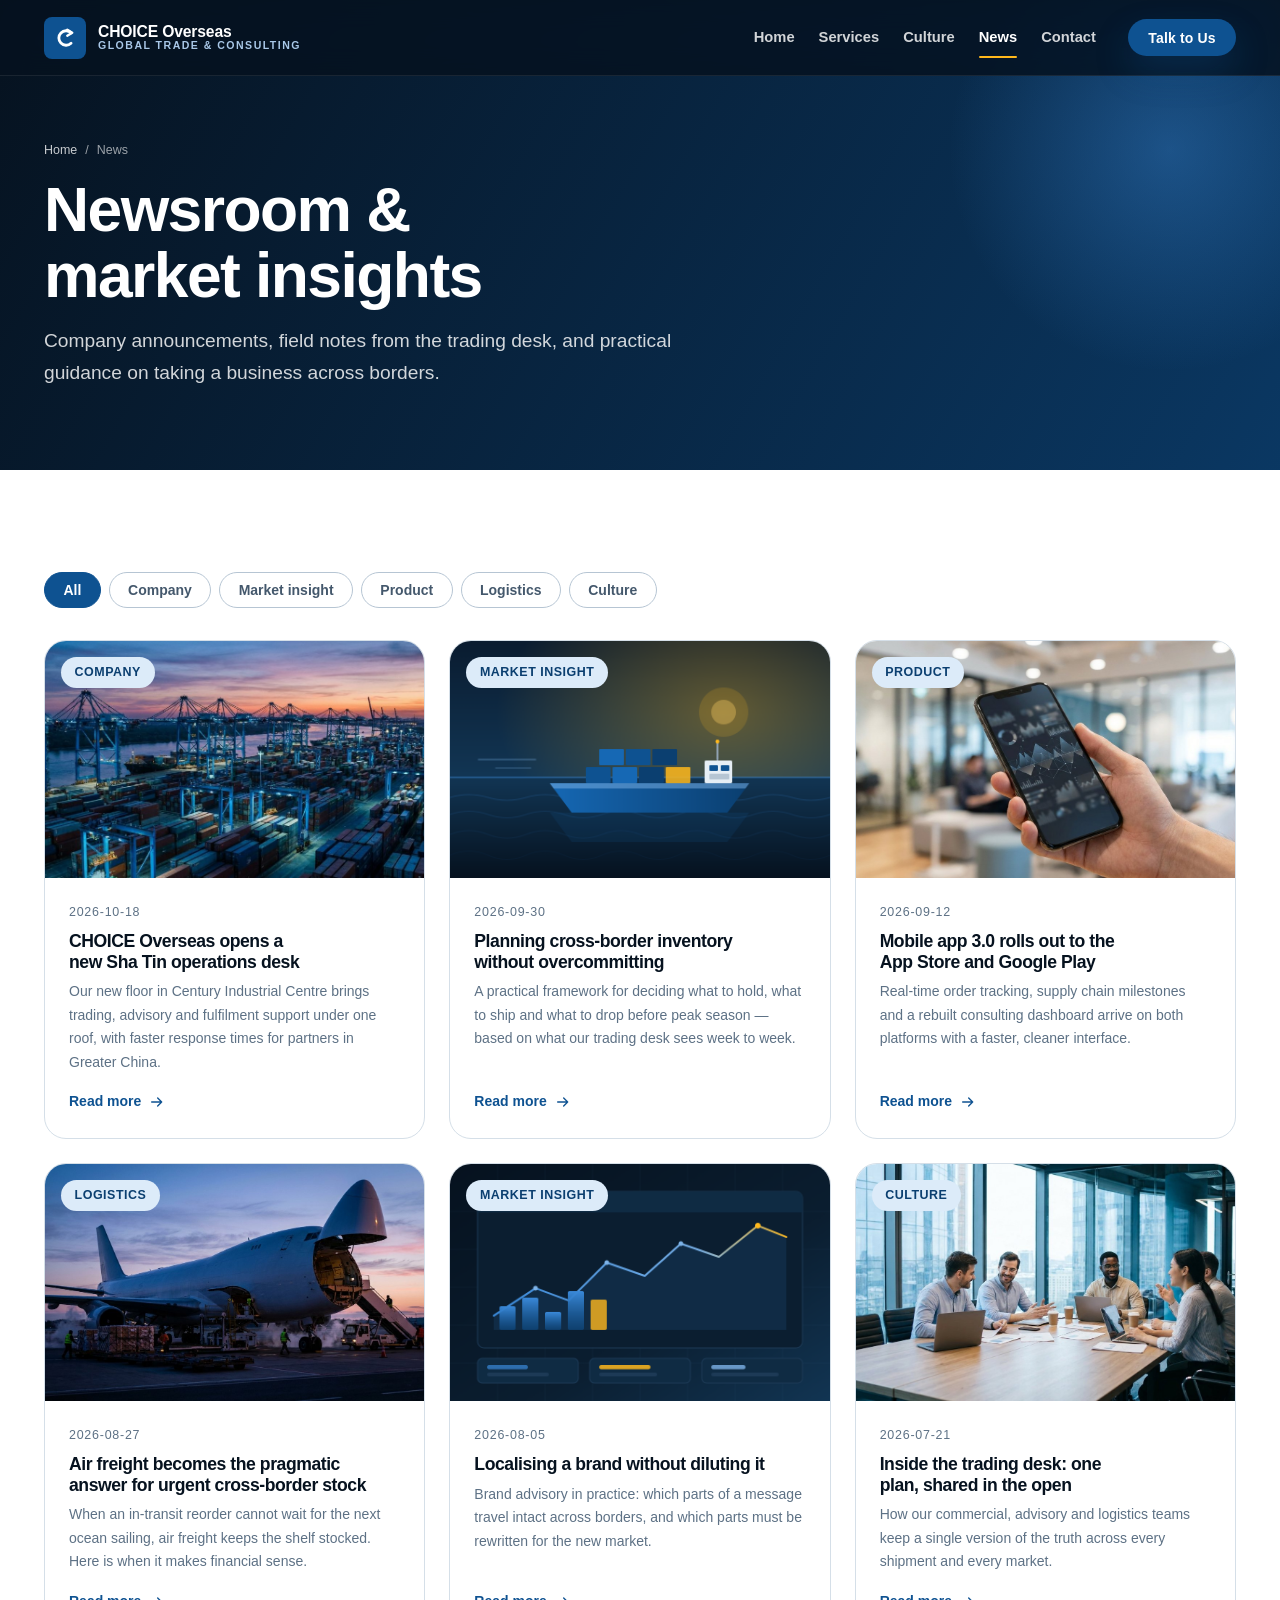
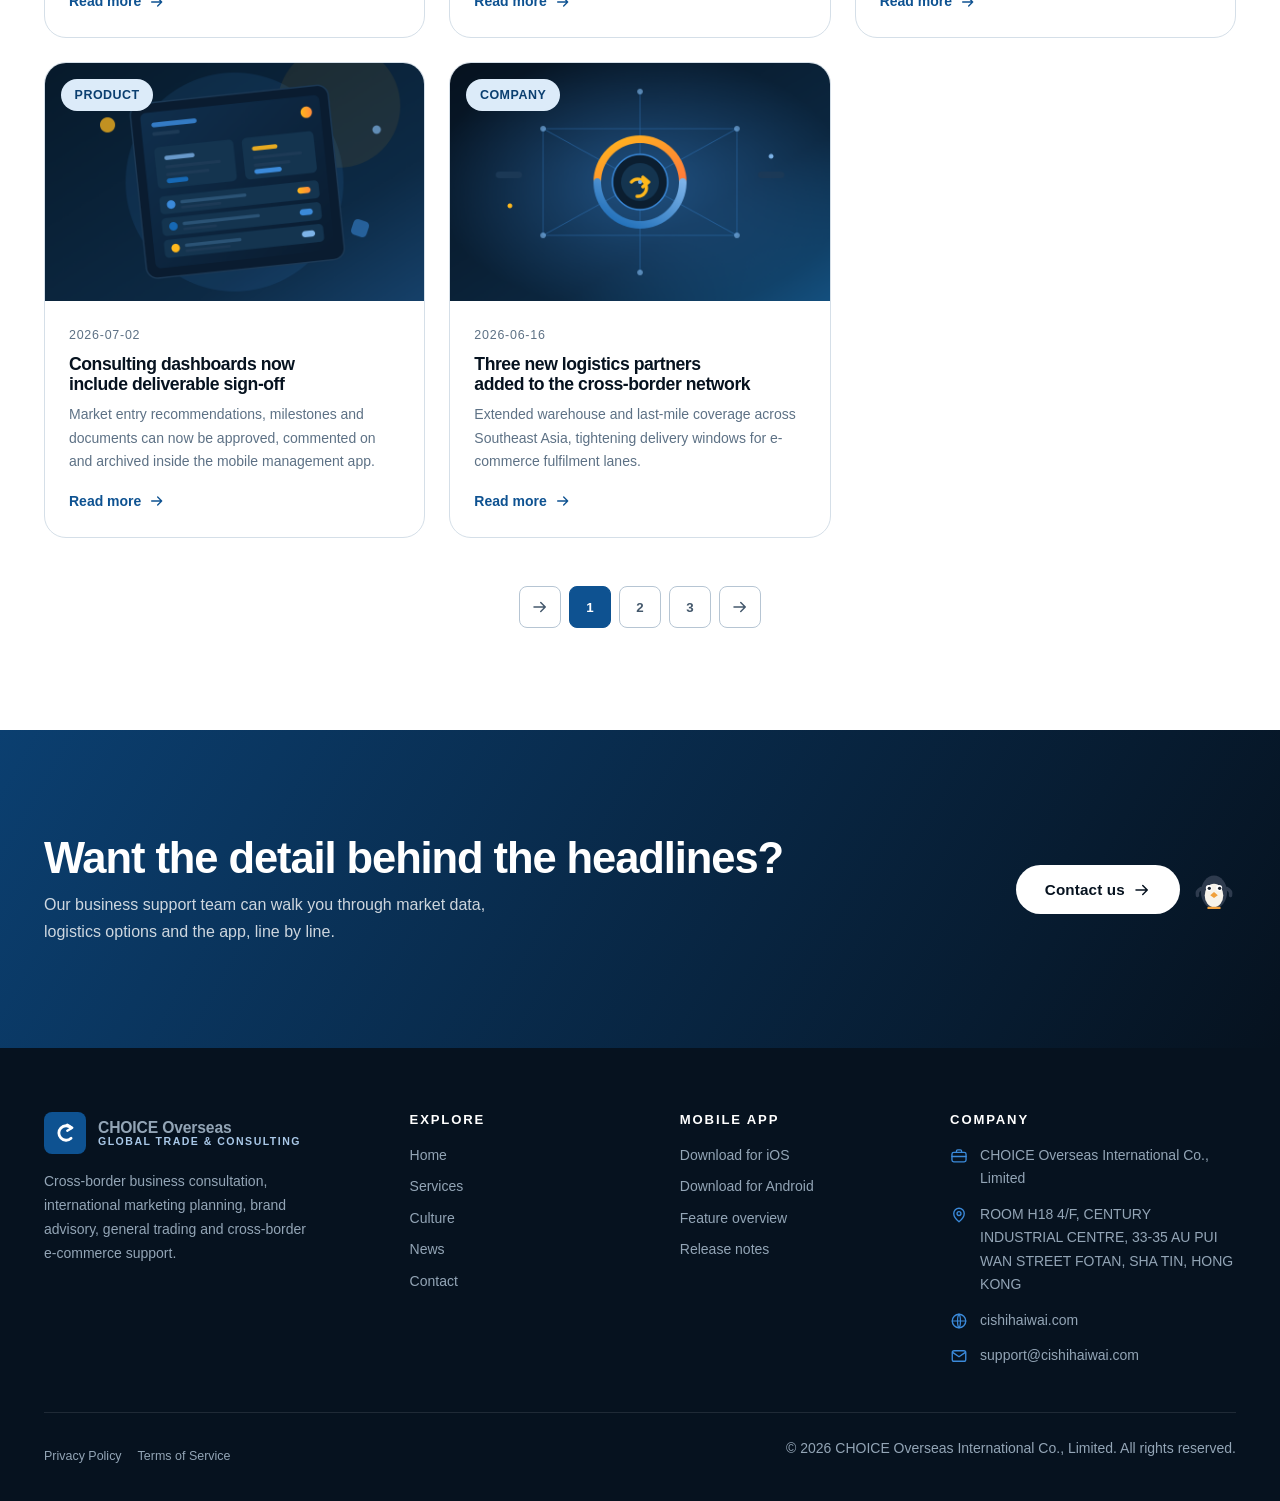
<file: news.html>
<!DOCTYPE html>
<html lang="en">
<head>
<meta charset="UTF-8">
<meta name="viewport" content="width=device-width, initial-scale=1">
<title>Newsroom &amp; Market Insights | CHOICE Overseas International</title>
<meta name="description" content="Company announcements, market insights and cross-border commerce updates from the team at CHOICE Overseas International Co., Limited.">
<link rel="canonical" href="https://cishihaiwai.com/news.html">
<meta property="og:type" content="website">
<meta property="og:site_name" content="CHOICE Overseas International Co., Limited">
<meta property="og:title" content="Newsroom &amp; Market Insights | CHOICE Overseas International">
<meta property="og:description" content="Company announcements, market insights and cross-border commerce updates.">
<meta property="og:url" content="https://cishihaiwai.com/news.html">
<meta property="og:image" content="https://cishihaiwai.com/images/hero.jpg">
<meta name="twitter:card" content="summary_large_image">
<meta name="twitter:title" content="Newsroom &amp; Market Insights | CHOICE Overseas International">
<meta name="twitter:description" content="Company announcements, market insights and cross-border commerce updates.">
<meta name="twitter:image" content="https://cishihaiwai.com/images/hero.jpg">
<link rel="icon" href="images/favicon.svg" type="image/svg+xml">
<link rel="stylesheet" href="css/style.css">
</head>
<body data-page="news">
<header id="site-header"></header>

<main>

  <!-- ============ PAGE HERO ============ -->
  <section class="page-hero">
    <div class="container">
      <nav class="breadcrumb reveal" aria-label="Breadcrumb">
        <a href="./">Home</a> <span aria-hidden="true">/</span> <span>News</span>
      </nav>
      <h1 class="reveal">Newsroom &amp; market insights</h1>
      <p class="lead reveal">Company announcements, field notes from the trading desk, and practical guidance on taking a business across borders.</p>
    </div>
  </section>

  <!-- ============ FILTER + GRID ============ -->
  <section class="section" id="articles">
    <div class="container">
      <div class="filter-bar reveal" role="group" aria-label="Filter news by category">
        <button class="filter-btn is-active" type="button" data-filter="all" aria-pressed="true">All</button>
        <button class="filter-btn" type="button" data-filter="company" aria-pressed="false">Company</button>
        <button class="filter-btn" type="button" data-filter="insight" aria-pressed="false">Market insight</button>
        <button class="filter-btn" type="button" data-filter="product" aria-pressed="false">Product</button>
        <button class="filter-btn" type="button" data-filter="logistics" aria-pressed="false">Logistics</button>
        <button class="filter-btn" type="button" data-filter="culture" aria-pressed="false">Culture</button>
      </div>

      <div class="news-grid stagger">
        <article class="news-card" data-category="company">
          <div class="news-card__media">
            <img src="images/news-1.jpg" alt="Container terminal at dusk" width="1200" height="509">
            <span class="badge news-card__cat">Company</span>
          </div>
          <div class="news-card__body">
            <span class="news-card__date">2026-10-18</span>
            <h3>CHOICE Overseas opens a new Sha Tin operations desk</h3>
            <p>Our new floor in Century Industrial Centre brings trading, advisory and fulfilment support under one roof, with faster response times for partners in Greater China.</p>
            <a class="news-card__more" href="./news.html">Read more <svg aria-hidden="true"><use href="#arrow-right"></use></svg></a>
          </div>
        </article>

        <article class="news-card" data-category="insight">
          <div class="news-card__media">
            <img src="images/news-2.png" alt="Freight vessel at sea" width="800" height="500">
            <span class="badge news-card__cat">Market insight</span>
          </div>
          <div class="news-card__body">
            <span class="news-card__date">2026-09-30</span>
            <h3>Planning cross-border inventory without overcommitting</h3>
            <p>A practical framework for deciding what to hold, what to ship and what to drop before peak season &mdash; based on what our trading desk sees week to week.</p>
            <a class="news-card__more" href="./news.html">Read more <svg aria-hidden="true"><use href="#arrow-right"></use></svg></a>
          </div>
        </article>

        <article class="news-card" data-category="product">
          <div class="news-card__media">
            <img src="images/news-3.jpg" alt="Smartphone showing a business dashboard" width="1200" height="655">
            <span class="badge news-card__cat">Product</span>
          </div>
          <div class="news-card__body">
            <span class="news-card__date">2026-09-12</span>
            <h3>Mobile app 3.0 rolls out to the App Store and Google Play</h3>
            <p>Real-time order tracking, supply chain milestones and a rebuilt consulting dashboard arrive on both platforms with a faster, cleaner interface.</p>
            <a class="news-card__more" href="./news.html">Read more <svg aria-hidden="true"><use href="#arrow-right"></use></svg></a>
          </div>
        </article>

        <article class="news-card" data-category="logistics">
          <div class="news-card__media">
            <img src="images/news-4.jpg" alt="Cargo aircraft loading at an airport apron" width="1200" height="655">
            <span class="badge news-card__cat">Logistics</span>
          </div>
          <div class="news-card__body">
            <span class="news-card__date">2026-08-27</span>
            <h3>Air freight becomes the pragmatic answer for urgent cross-border stock</h3>
            <p>When an in-transit reorder cannot wait for the next ocean sailing, air freight keeps the shelf stocked. Here is when it makes financial sense.</p>
            <a class="news-card__more" href="./news.html">Read more <svg aria-hidden="true"><use href="#arrow-right"></use></svg></a>
          </div>
        </article>

        <article class="news-card" data-category="insight">
          <div class="news-card__media">
            <img src="images/news-5.png" alt="Global market chart on a screen" width="800" height="500">
            <span class="badge news-card__cat">Market insight</span>
          </div>
          <div class="news-card__body">
            <span class="news-card__date">2026-08-05</span>
            <h3>Localising a brand without diluting it</h3>
            <p>Brand advisory in practice: which parts of a message travel intact across borders, and which parts must be rewritten for the new market.</p>
            <a class="news-card__more" href="./news.html">Read more <svg aria-hidden="true"><use href="#arrow-right"></use></svg></a>
          </div>
        </article>

        <article class="news-card" data-category="culture">
          <div class="news-card__media">
            <img src="images/news-6.jpg" alt="Colleagues working together at a meeting table" width="1200" height="655">
            <span class="badge news-card__cat">Culture</span>
          </div>
          <div class="news-card__body">
            <span class="news-card__date">2026-07-21</span>
            <h3>Inside the trading desk: one plan, shared in the open</h3>
            <p>How our commercial, advisory and logistics teams keep a single version of the truth across every shipment and every market.</p>
            <a class="news-card__more" href="./news.html">Read more <svg aria-hidden="true"><use href="#arrow-right"></use></svg></a>
          </div>
        </article>

        <article class="news-card" data-category="product">
          <div class="news-card__media">
            <img src="images/news-7.png" alt="Developer working on a mobile interface" width="800" height="500">
            <span class="badge news-card__cat">Product</span>
          </div>
          <div class="news-card__body">
            <span class="news-card__date">2026-07-02</span>
            <h3>Consulting dashboards now include deliverable sign-off</h3>
            <p>Market entry recommendations, milestones and documents can now be approved, commented on and archived inside the mobile management app.</p>
            <a class="news-card__more" href="./news.html">Read more <svg aria-hidden="true"><use href="#arrow-right"></use></svg></a>
          </div>
        </article>

        <article class="news-card" data-category="company">
          <div class="news-card__media">
            <img src="images/news-8.png" alt="Signing a partnership agreement" width="800" height="500">
            <span class="badge news-card__cat">Company</span>
          </div>
          <div class="news-card__body">
            <span class="news-card__date">2026-06-16</span>
            <h3>Three new logistics partners added to the cross-border network</h3>
            <p>Extended warehouse and last-mile coverage across Southeast Asia, tightening delivery windows for e-commerce fulfilment lanes.</p>
            <a class="news-card__more" href="./news.html">Read more <svg aria-hidden="true"><use href="#arrow-right"></use></svg></a>
          </div>
        </article>
      </div>

      <!-- ============ PAGINATION ============ -->
      <nav class="pagination reveal" aria-label="News pagination">
        <button class="pagination__btn" type="button" aria-label="Previous page"><svg aria-hidden="true"><use href="#arrow-right"></use></svg></button>
        <button class="pagination__btn is-active" type="button" aria-current="page">1</button>
        <button class="pagination__btn" type="button">2</button>
        <button class="pagination__btn" type="button">3</button>
        <button class="pagination__btn" type="button" aria-label="Next page"><svg aria-hidden="true"><use href="#arrow-right"></use></svg></button>
      </nav>
    </div>
  </section>

  <!-- ============ CTA ============ -->
  <section class="section cta-band">
    <div class="container">
      <div class="cta-band__inner reveal">
        <div>
          <h2>Want the detail behind the headlines?</h2>
          <p>Our business support team can walk you through market data, logistics options and the app, line by line.</p>
        </div>
        <div class="btn-row">
          <a class="btn btn--light" href="./contact.html">Contact us <svg aria-hidden="true"><use href="#arrow-right"></use></svg></a>
          <span class="mascot mascot--sm" data-mascot="penguin" aria-hidden="true"></span>
        </div>
      </div>
    </div>
  </section>

</main>

<footer id="site-footer"></footer>
<script src="js/main.js" defer></script>
</body>
</html>
</file>
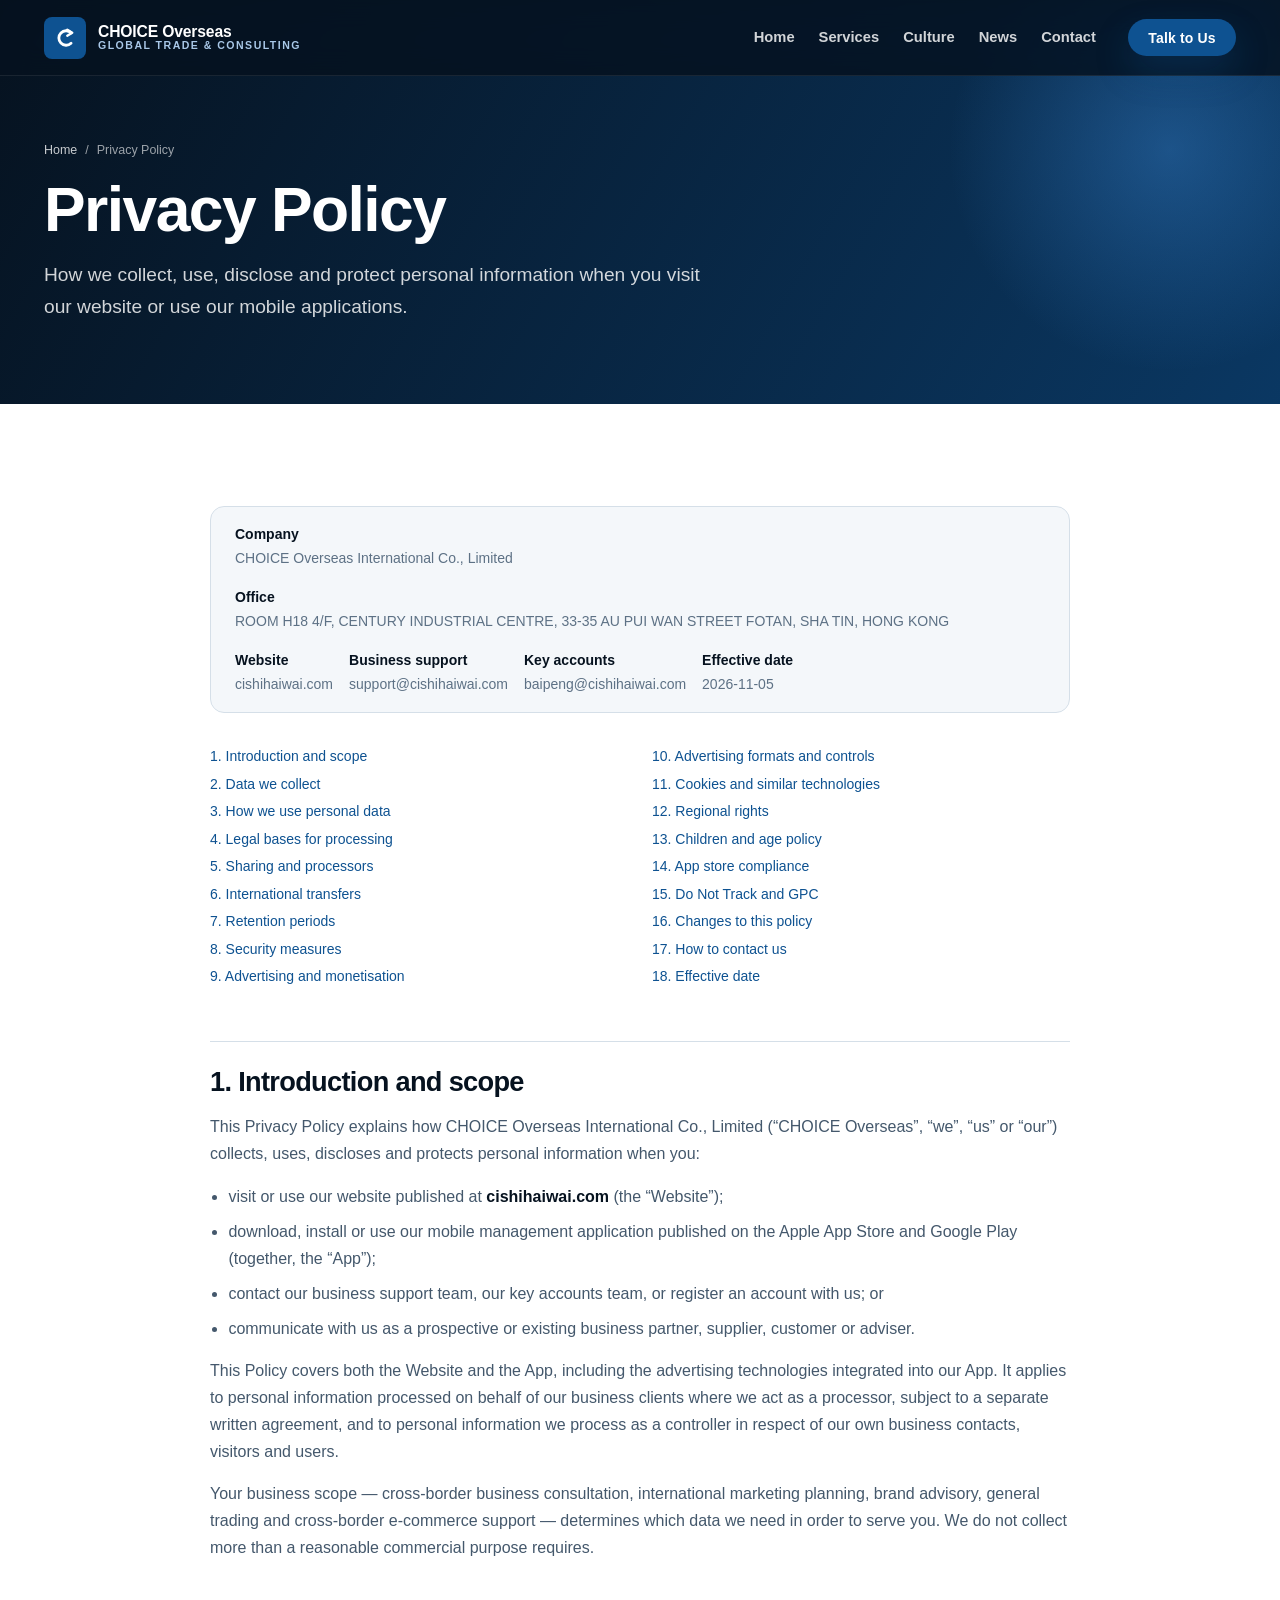
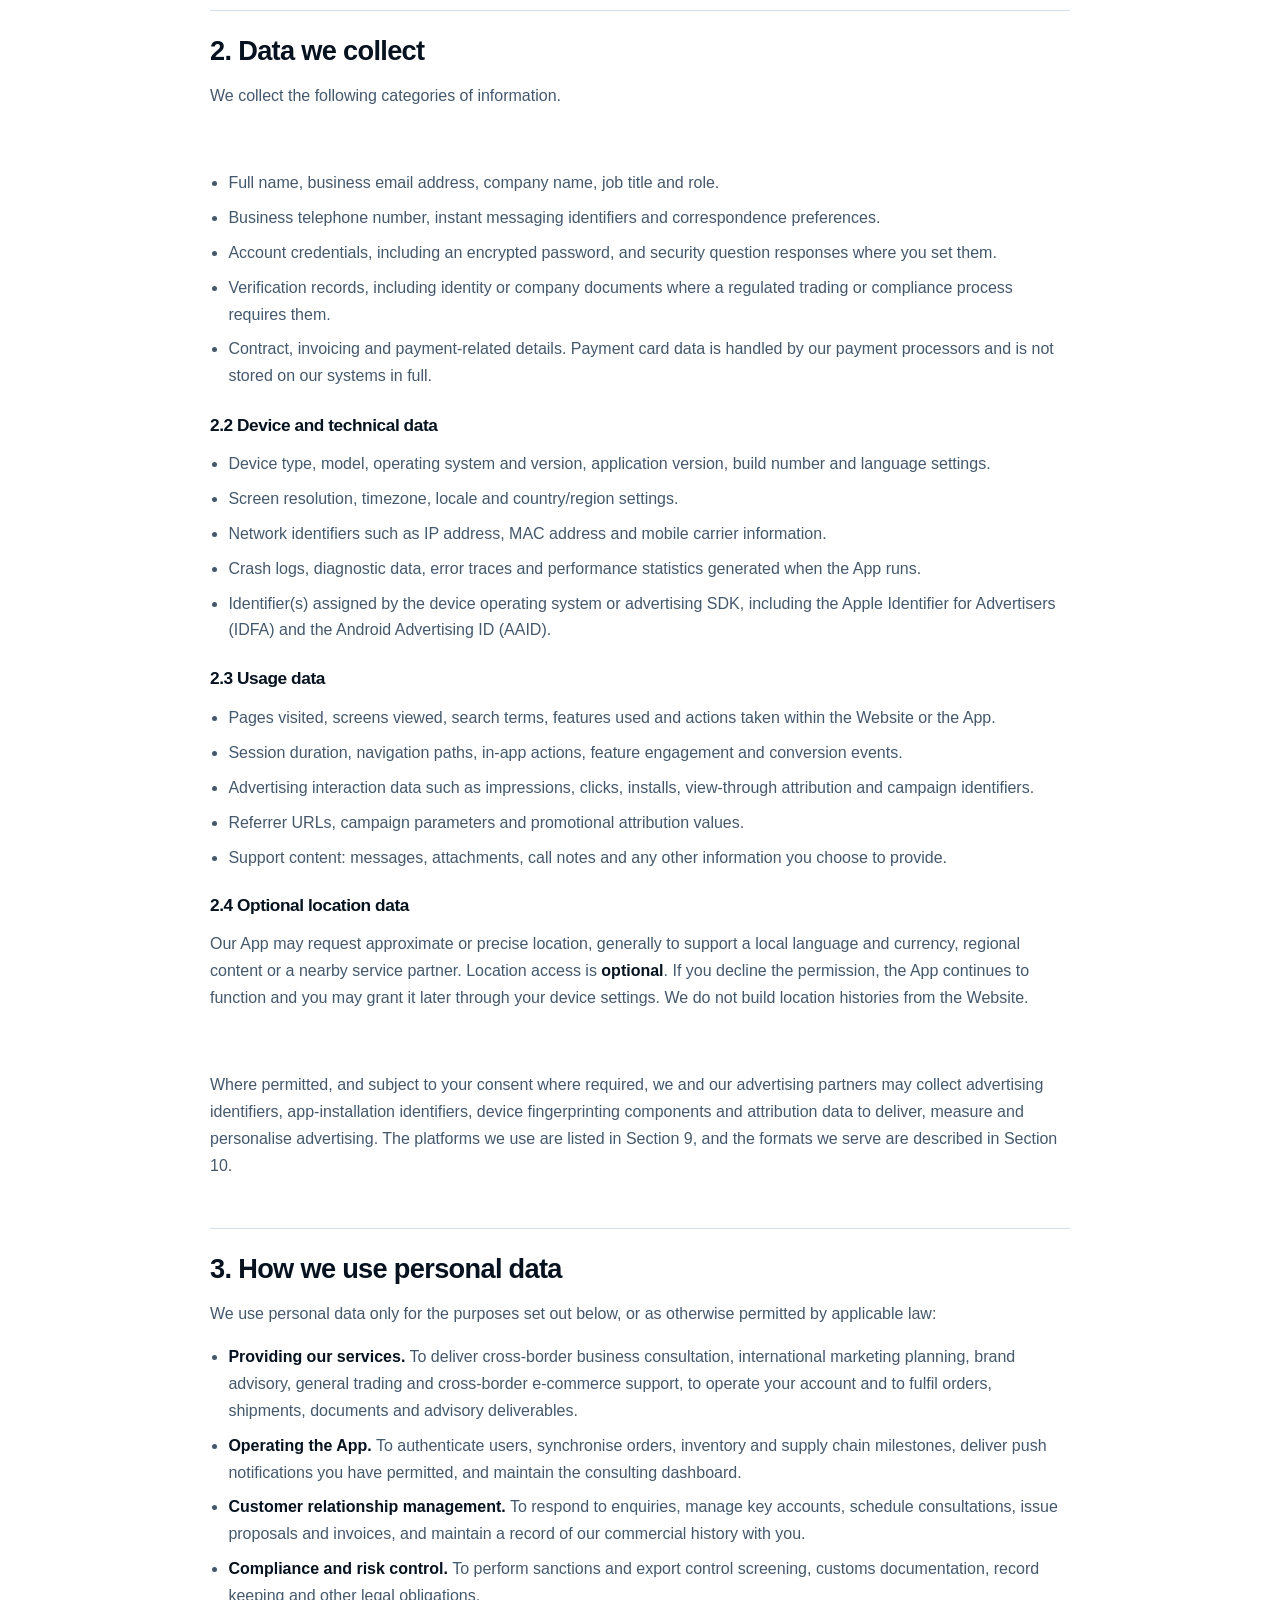
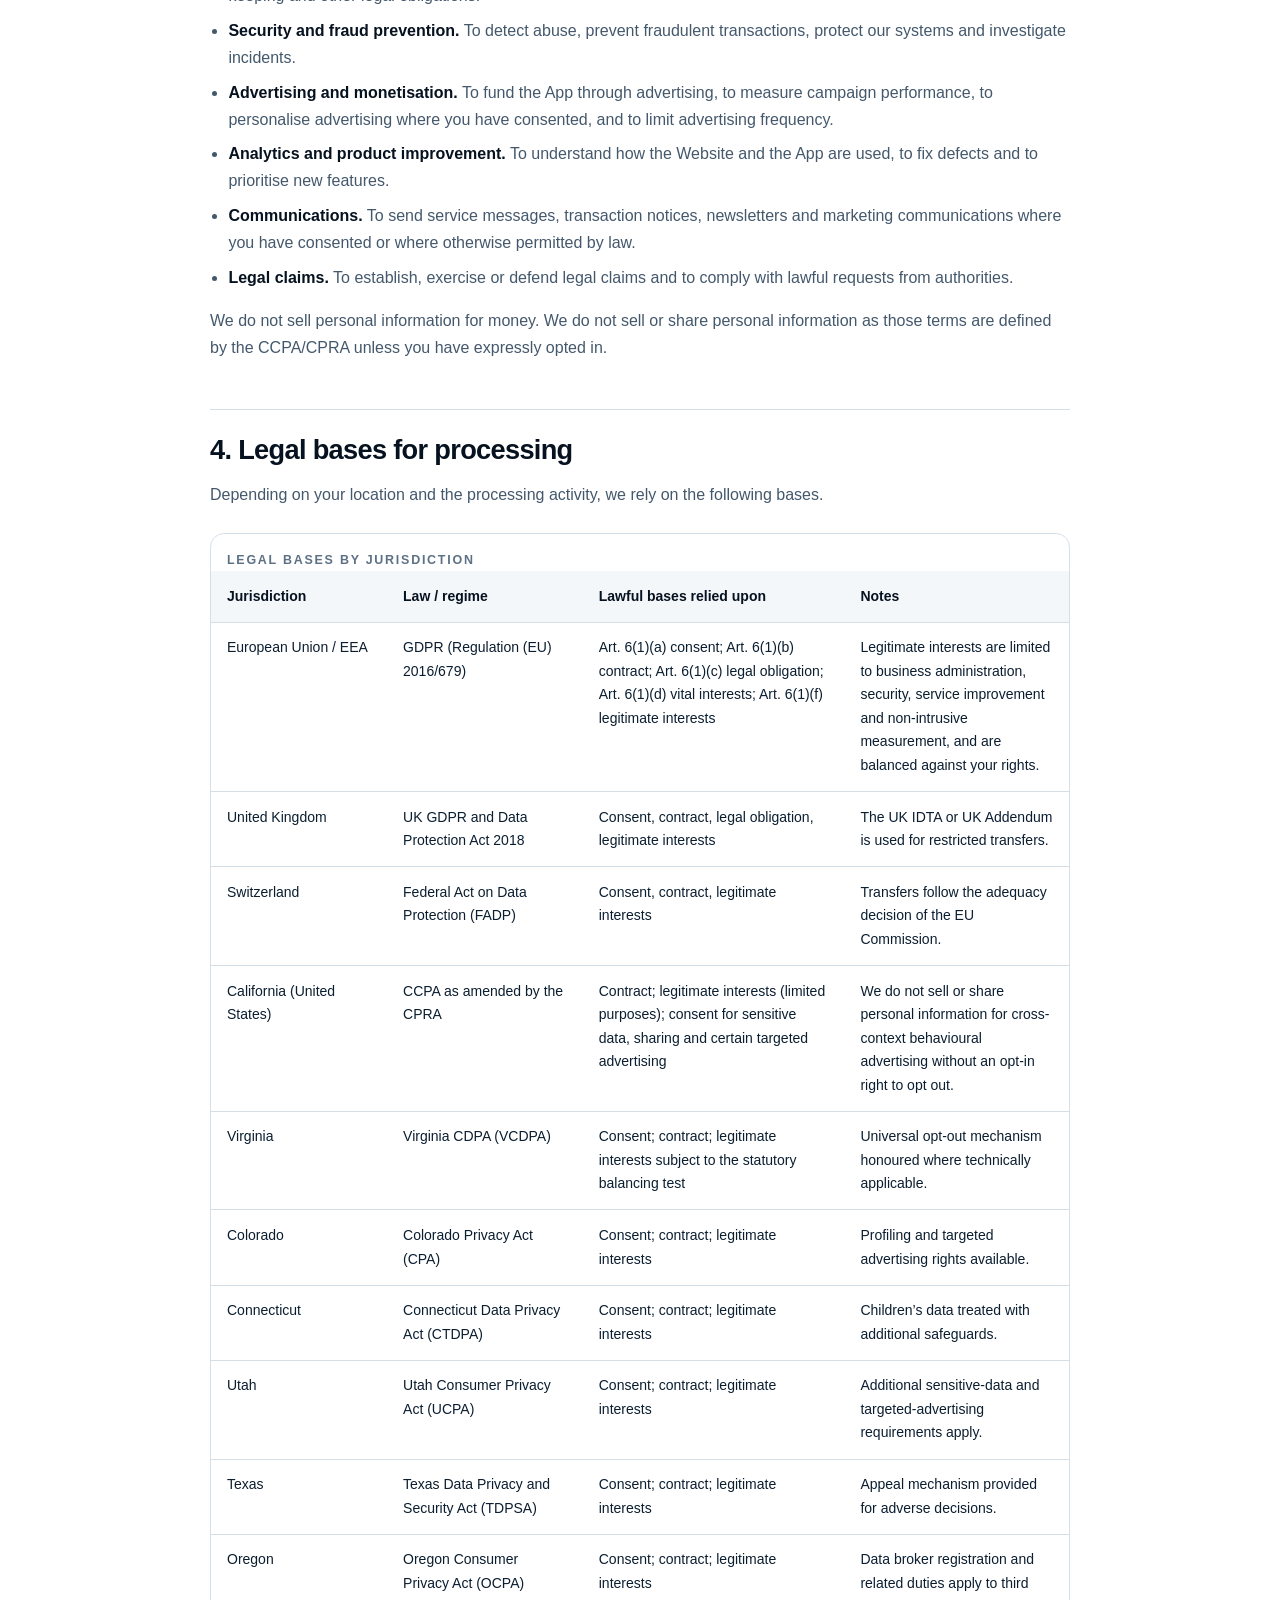
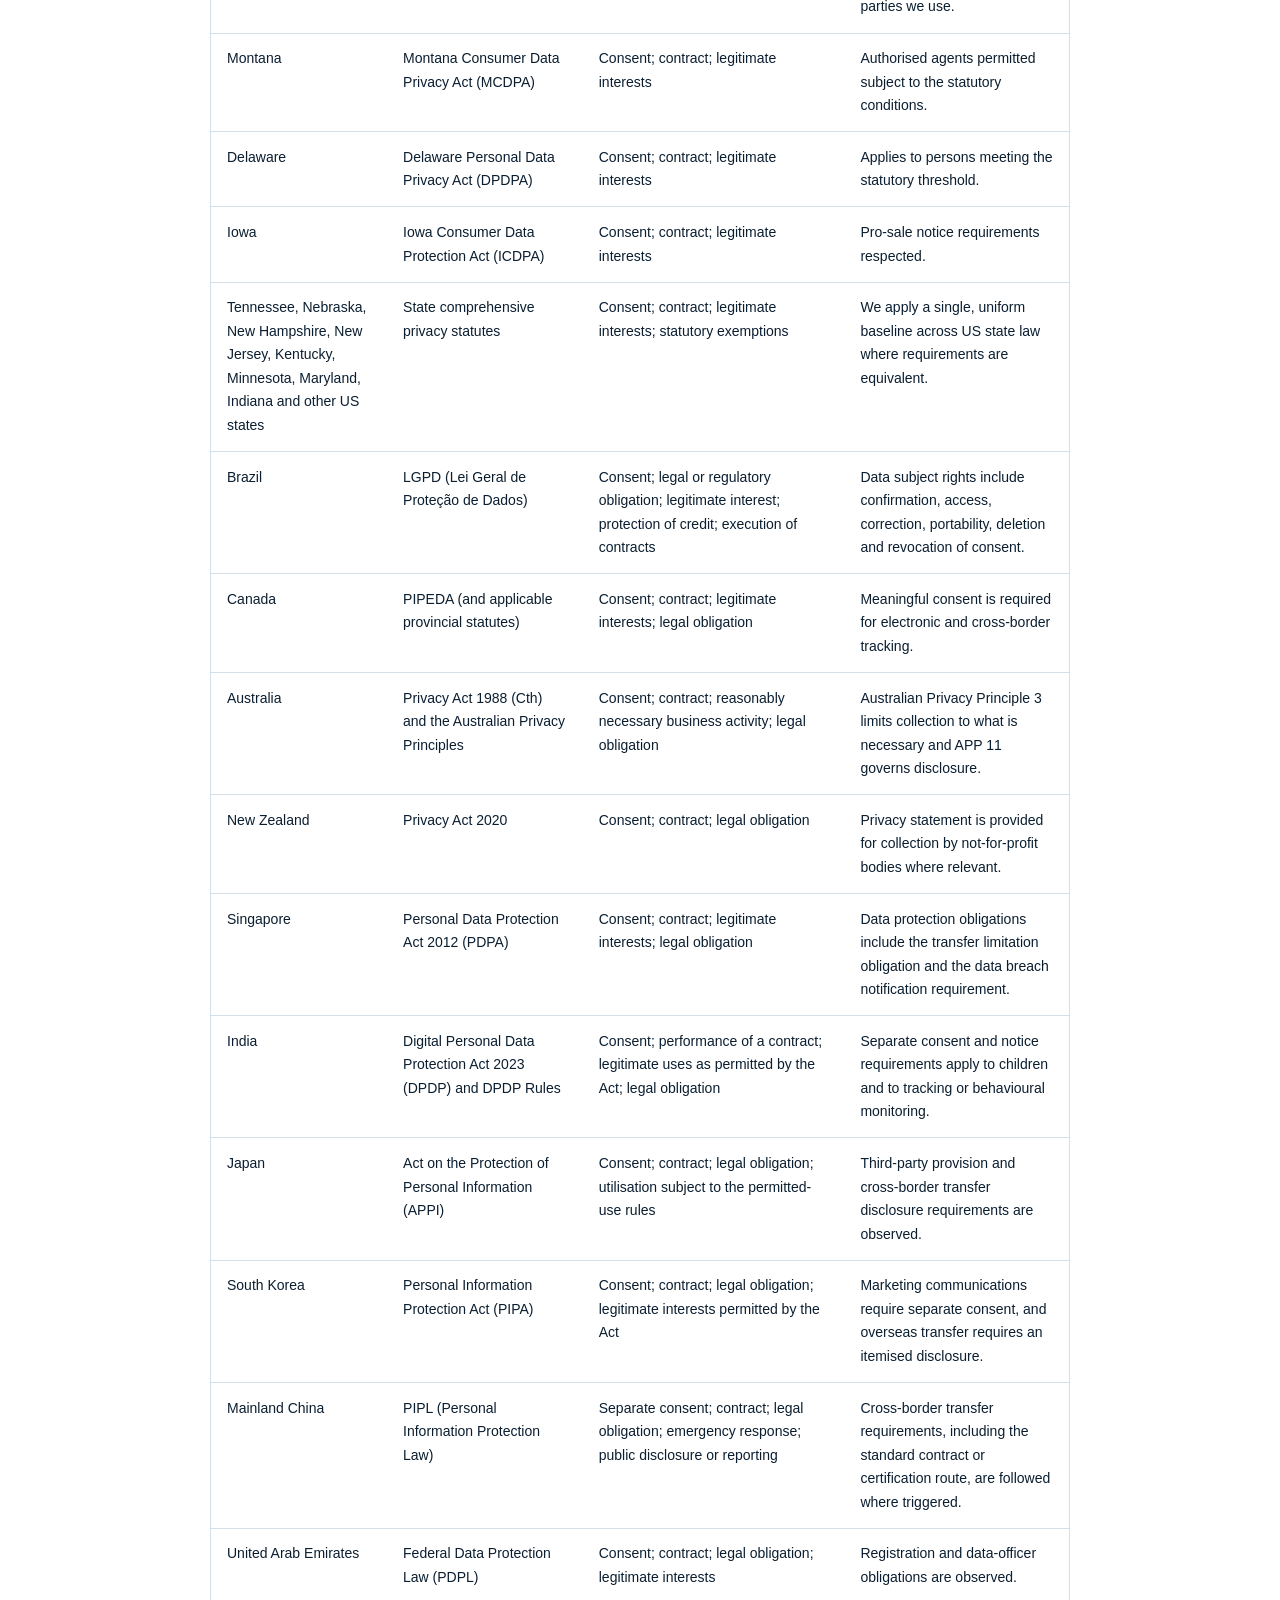
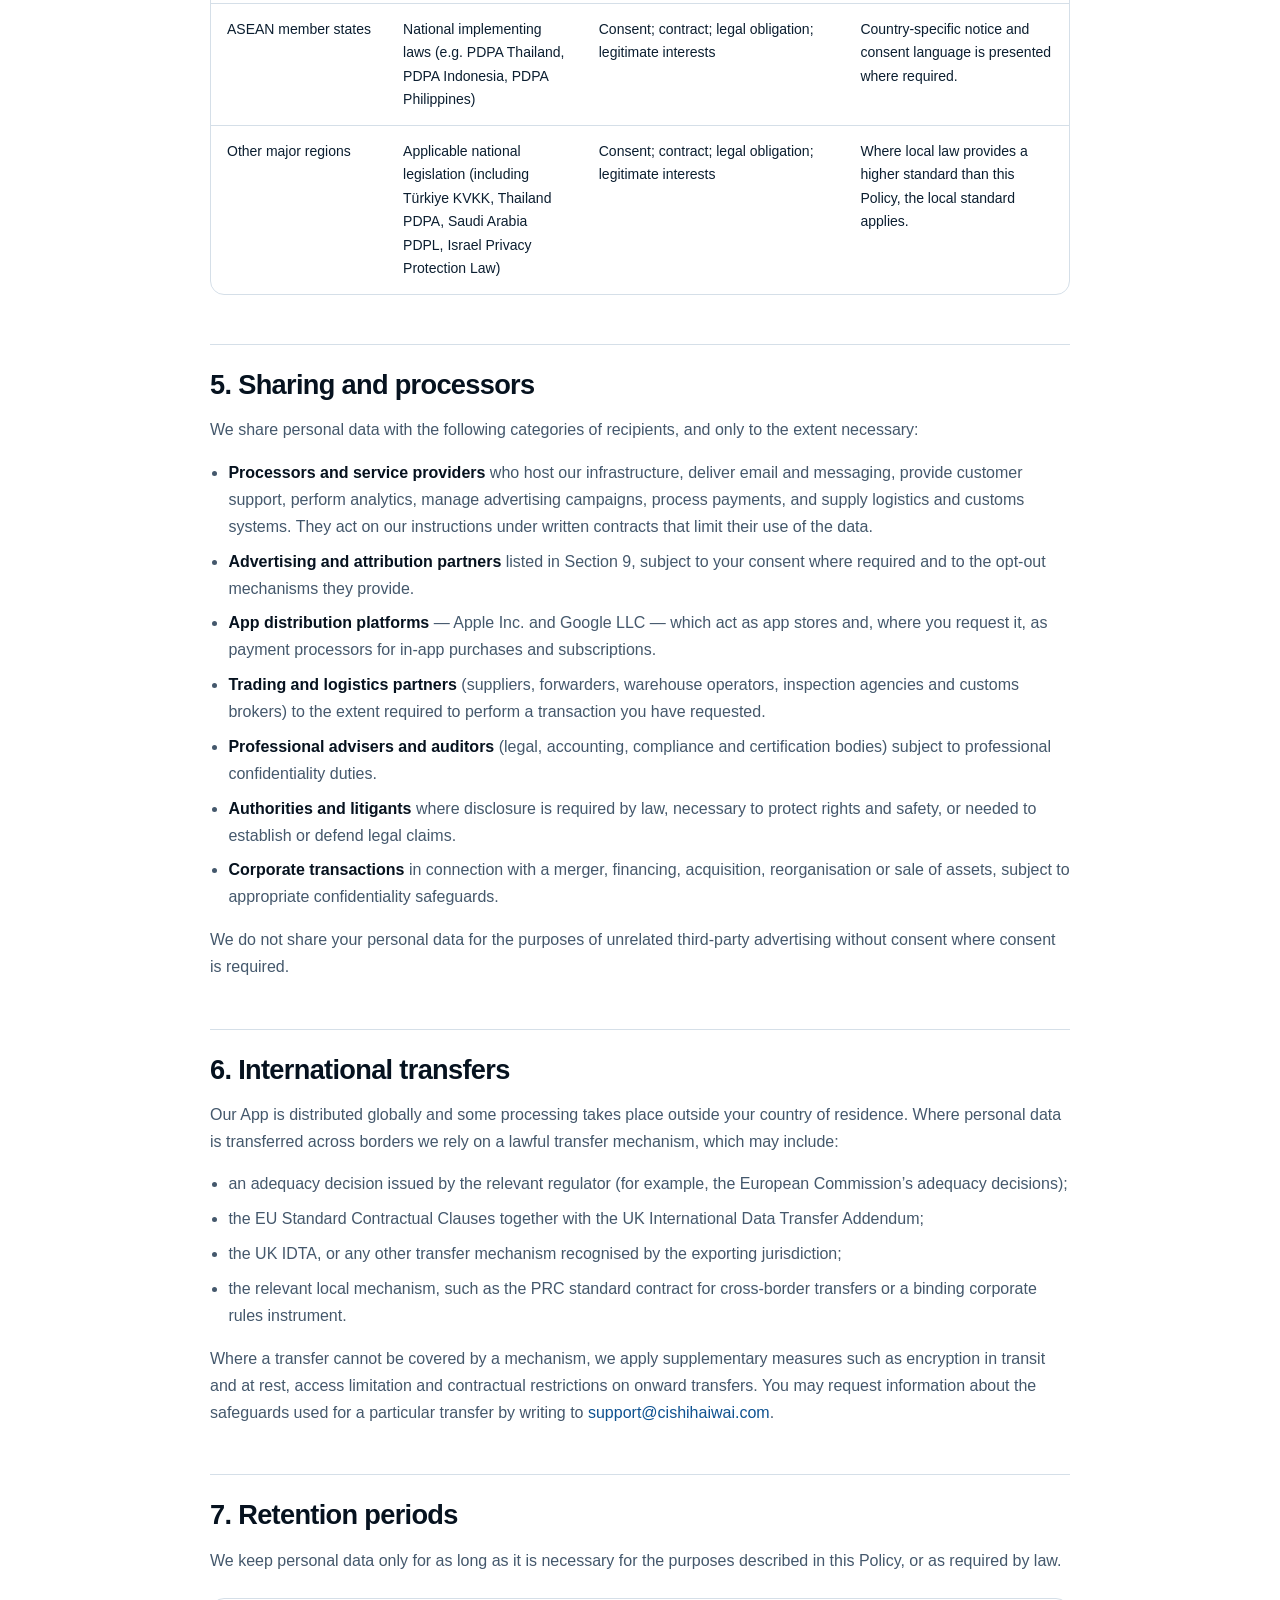
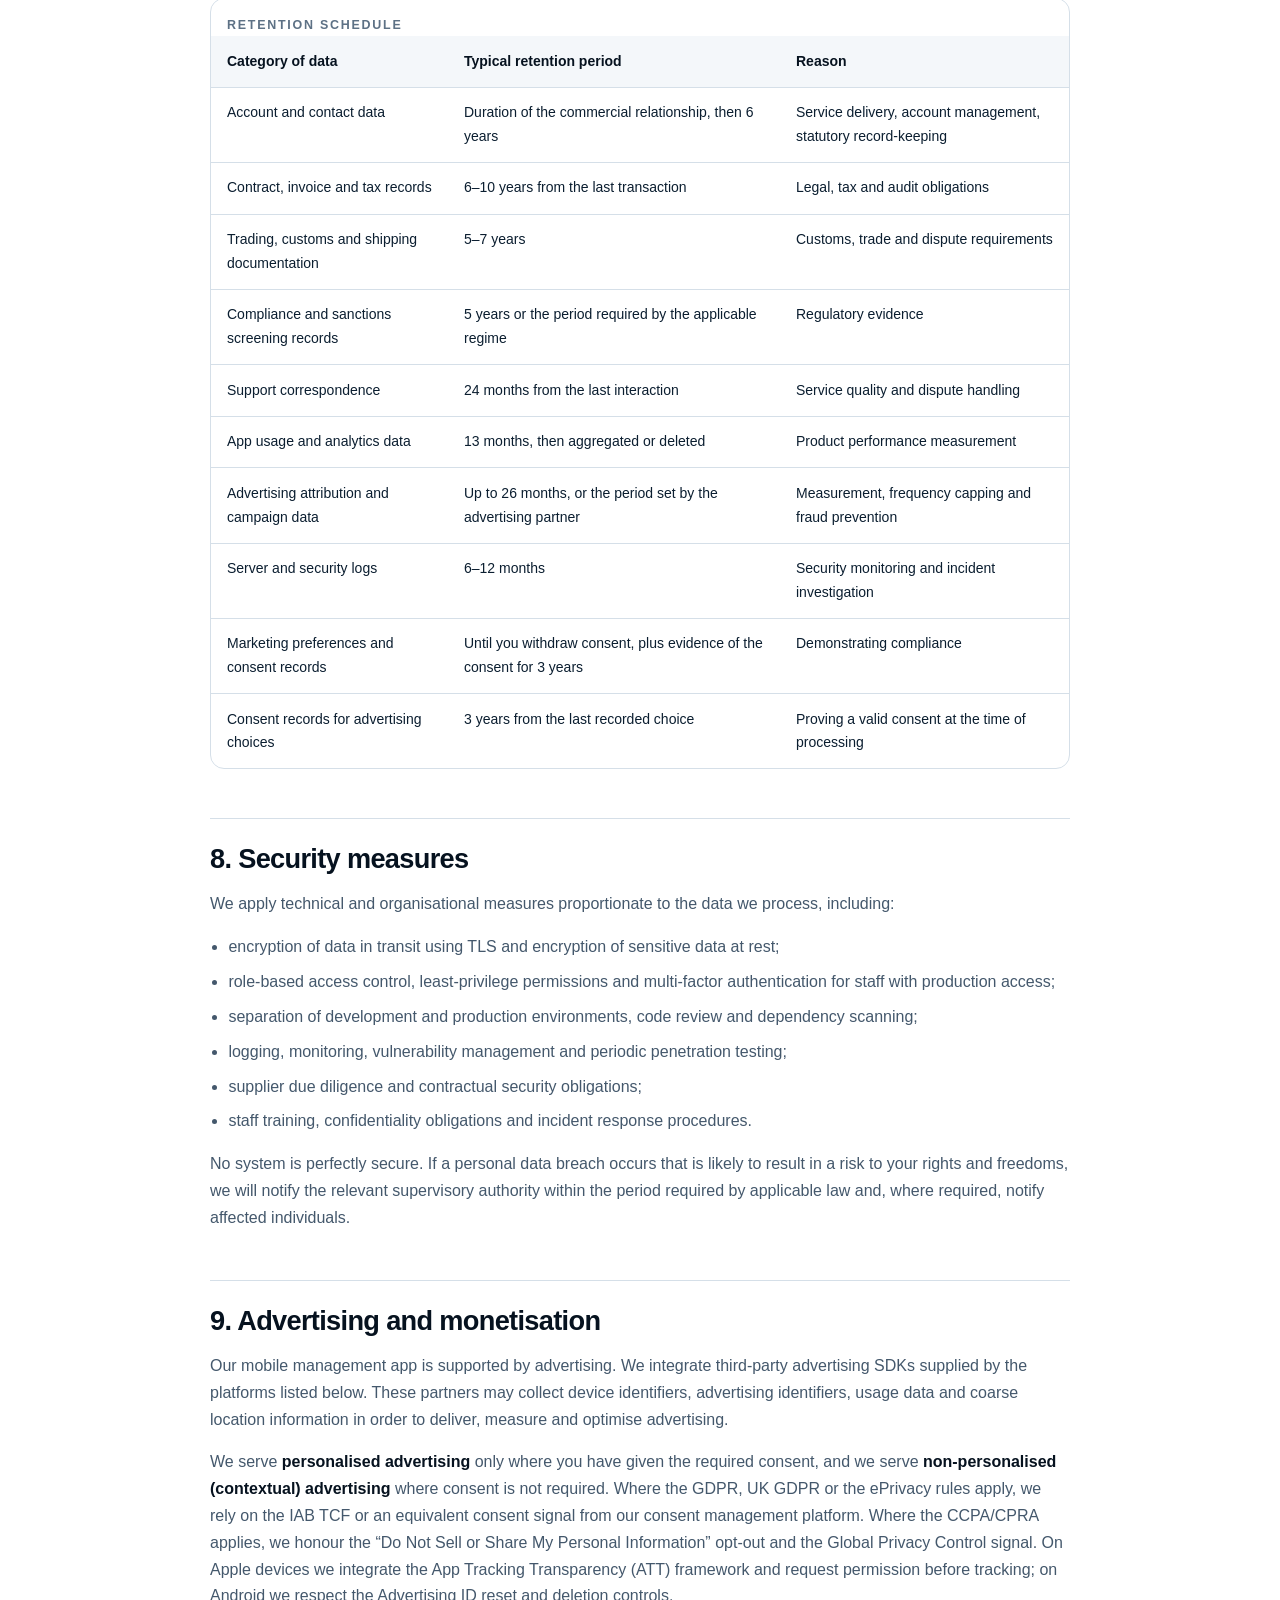
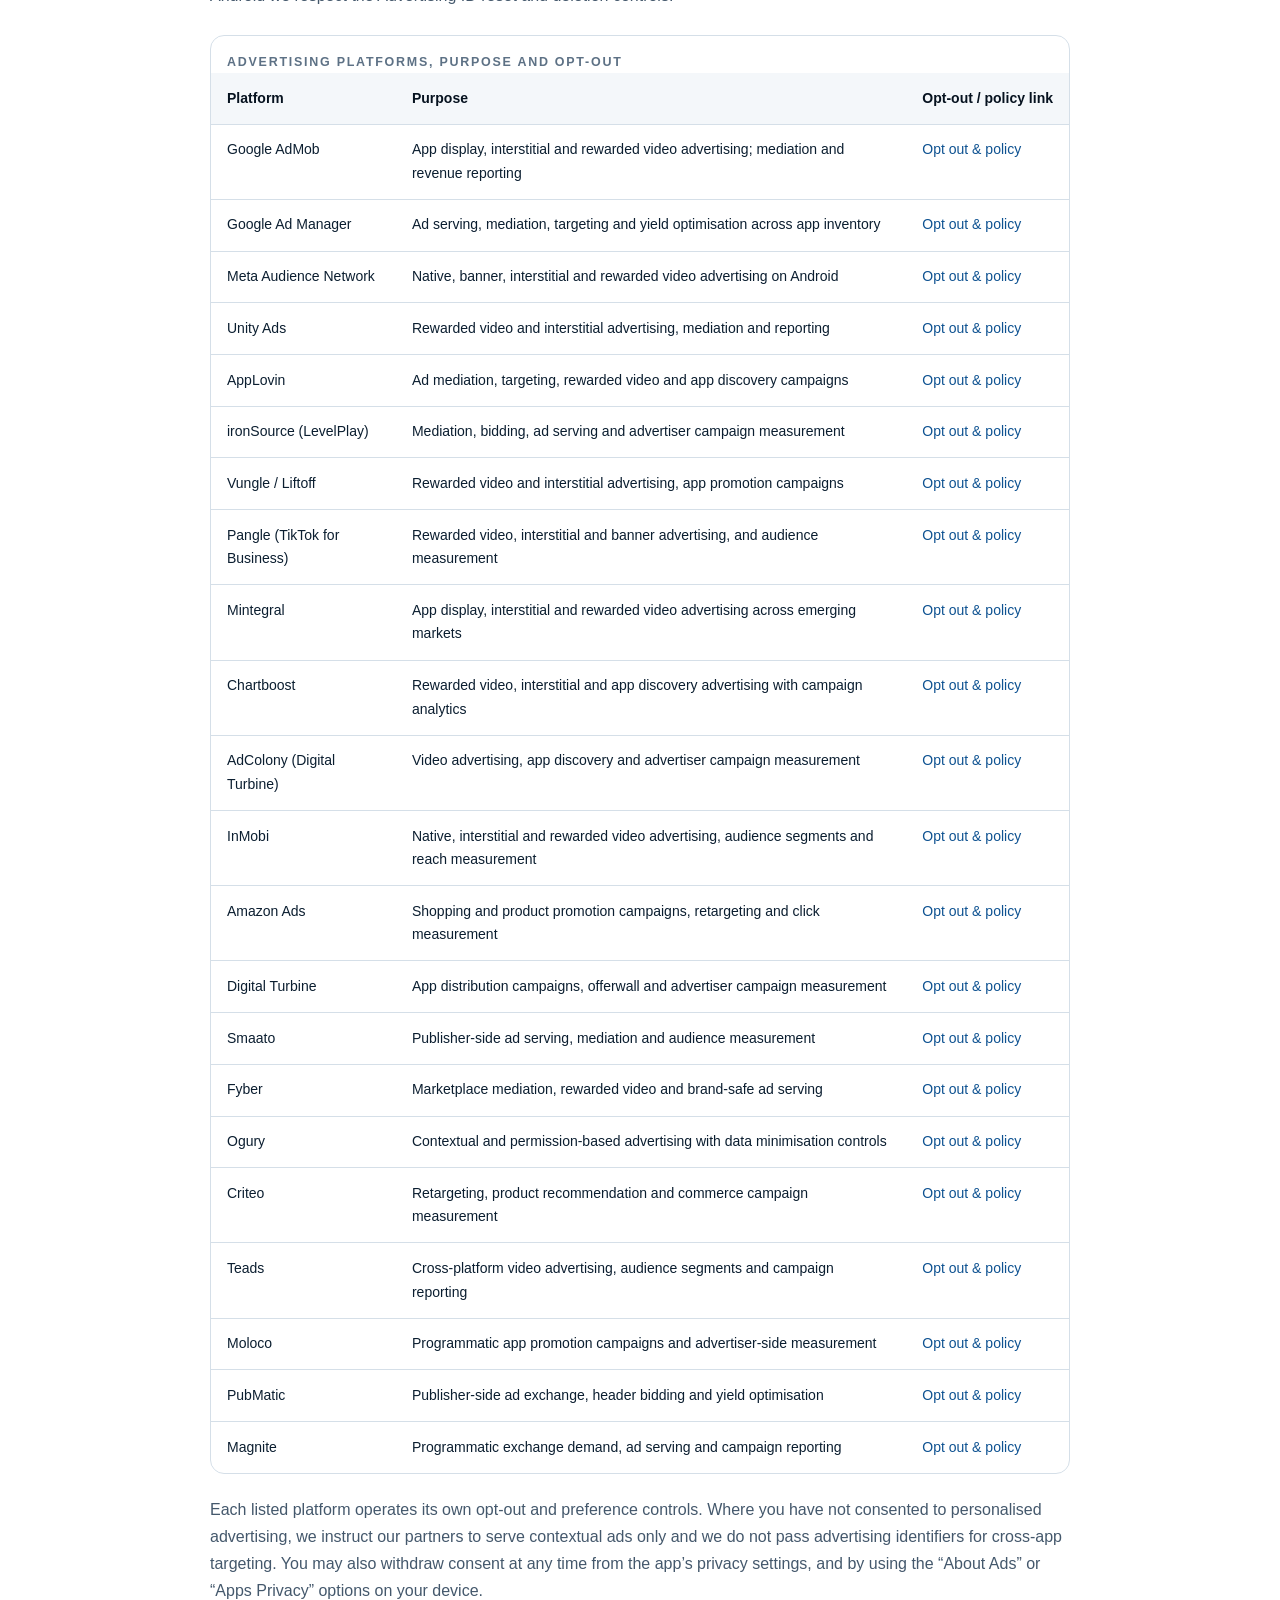
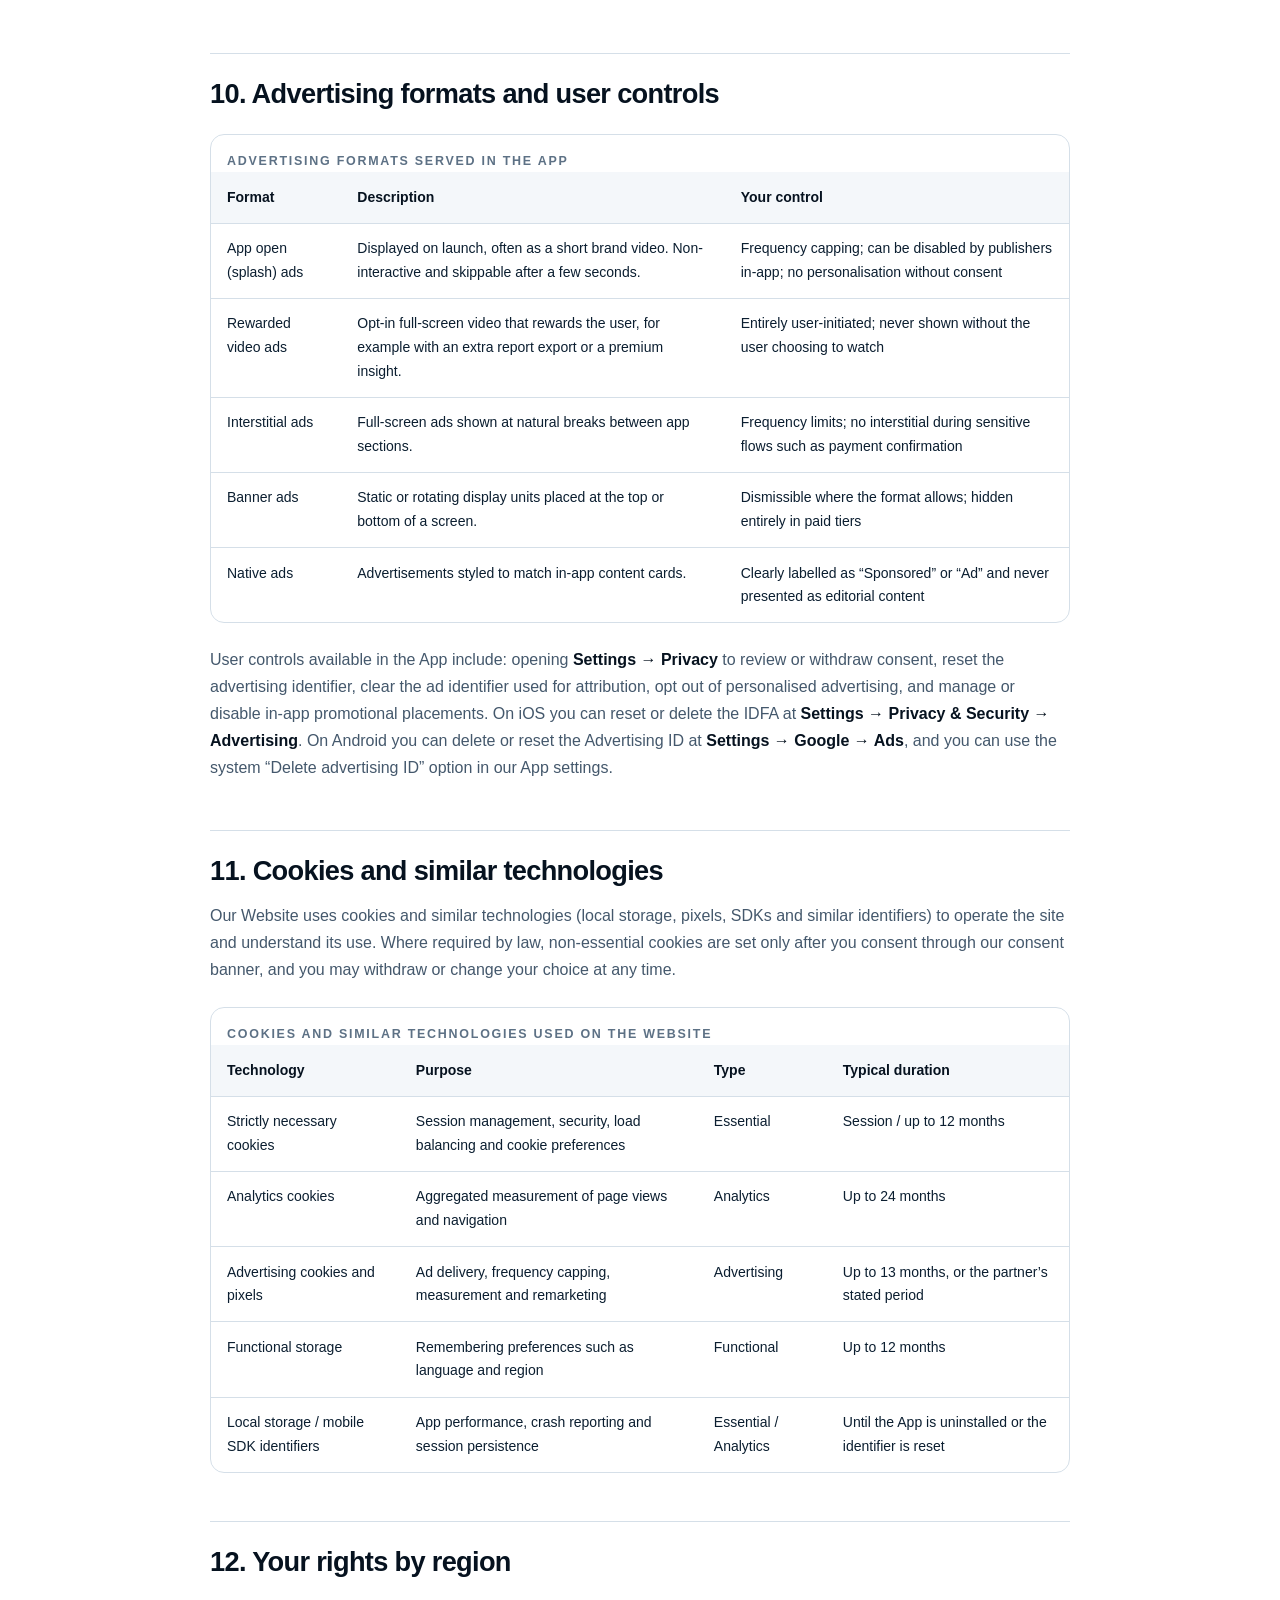
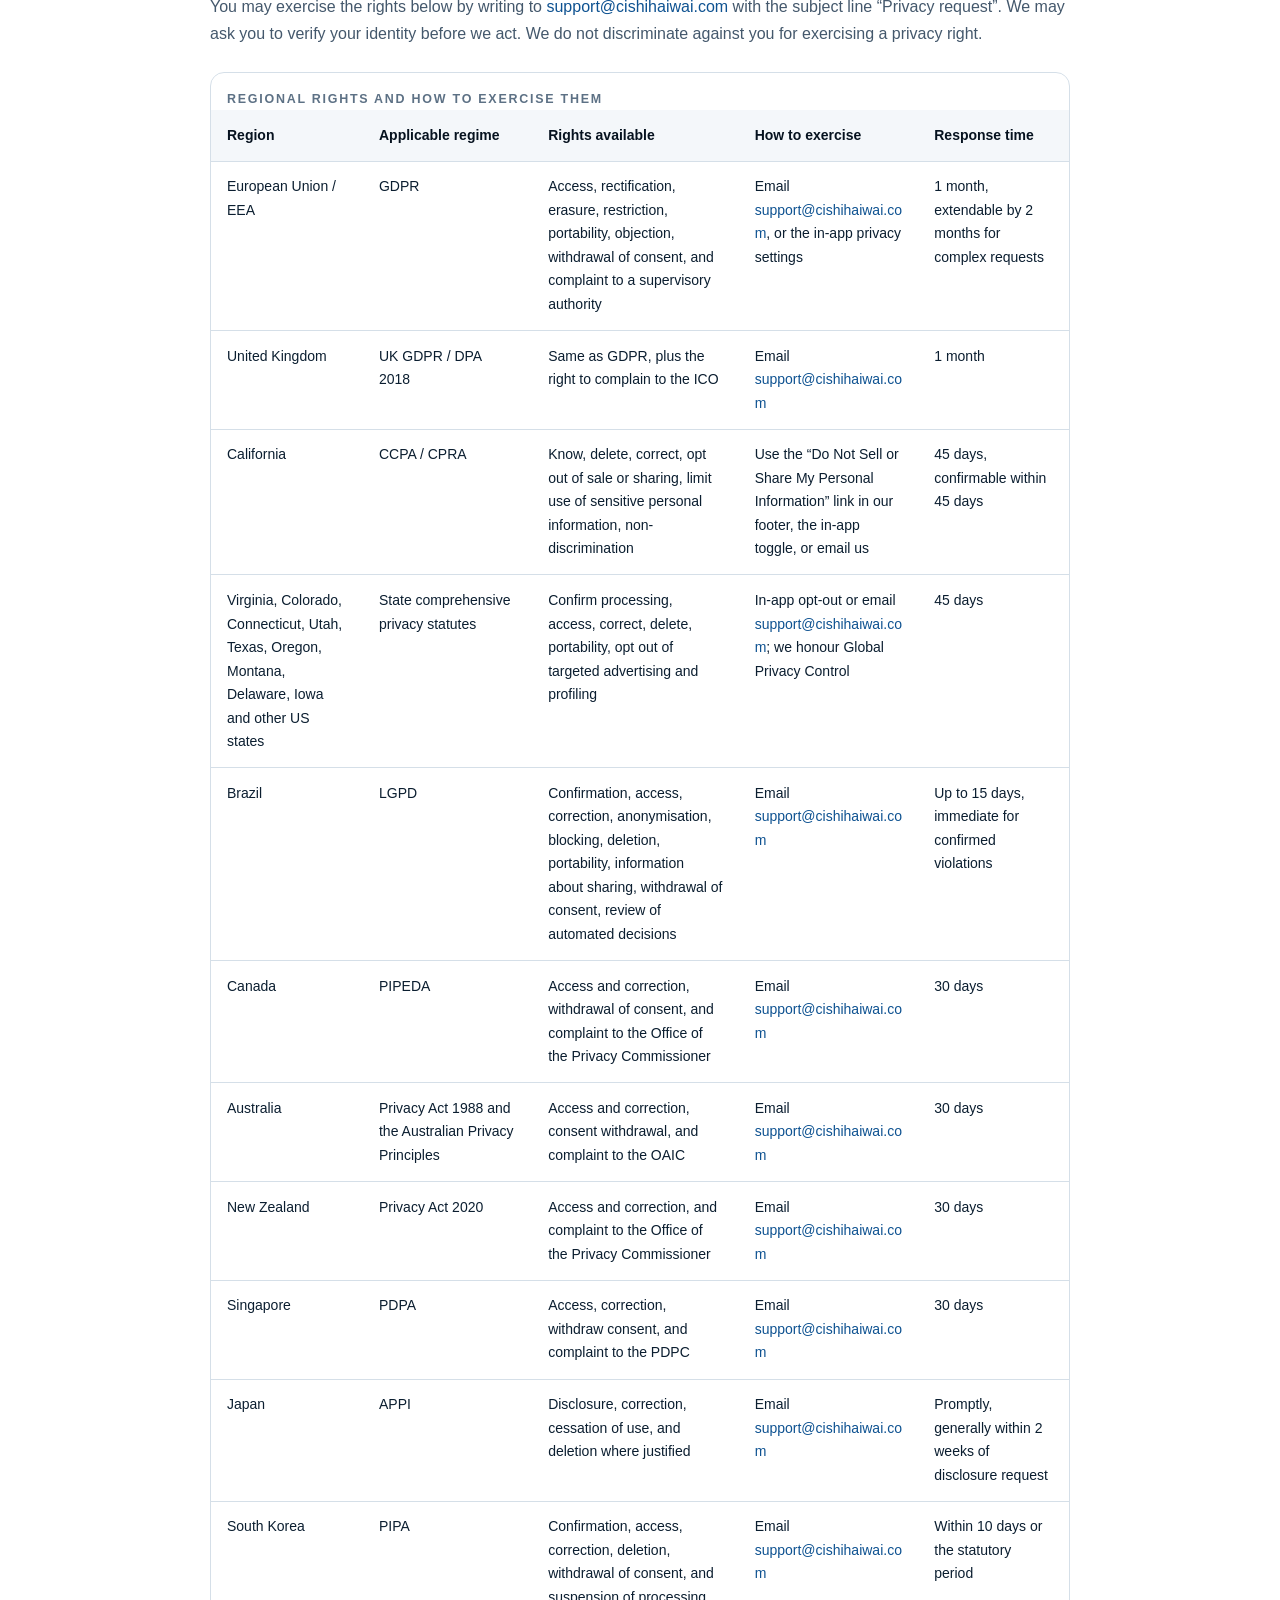
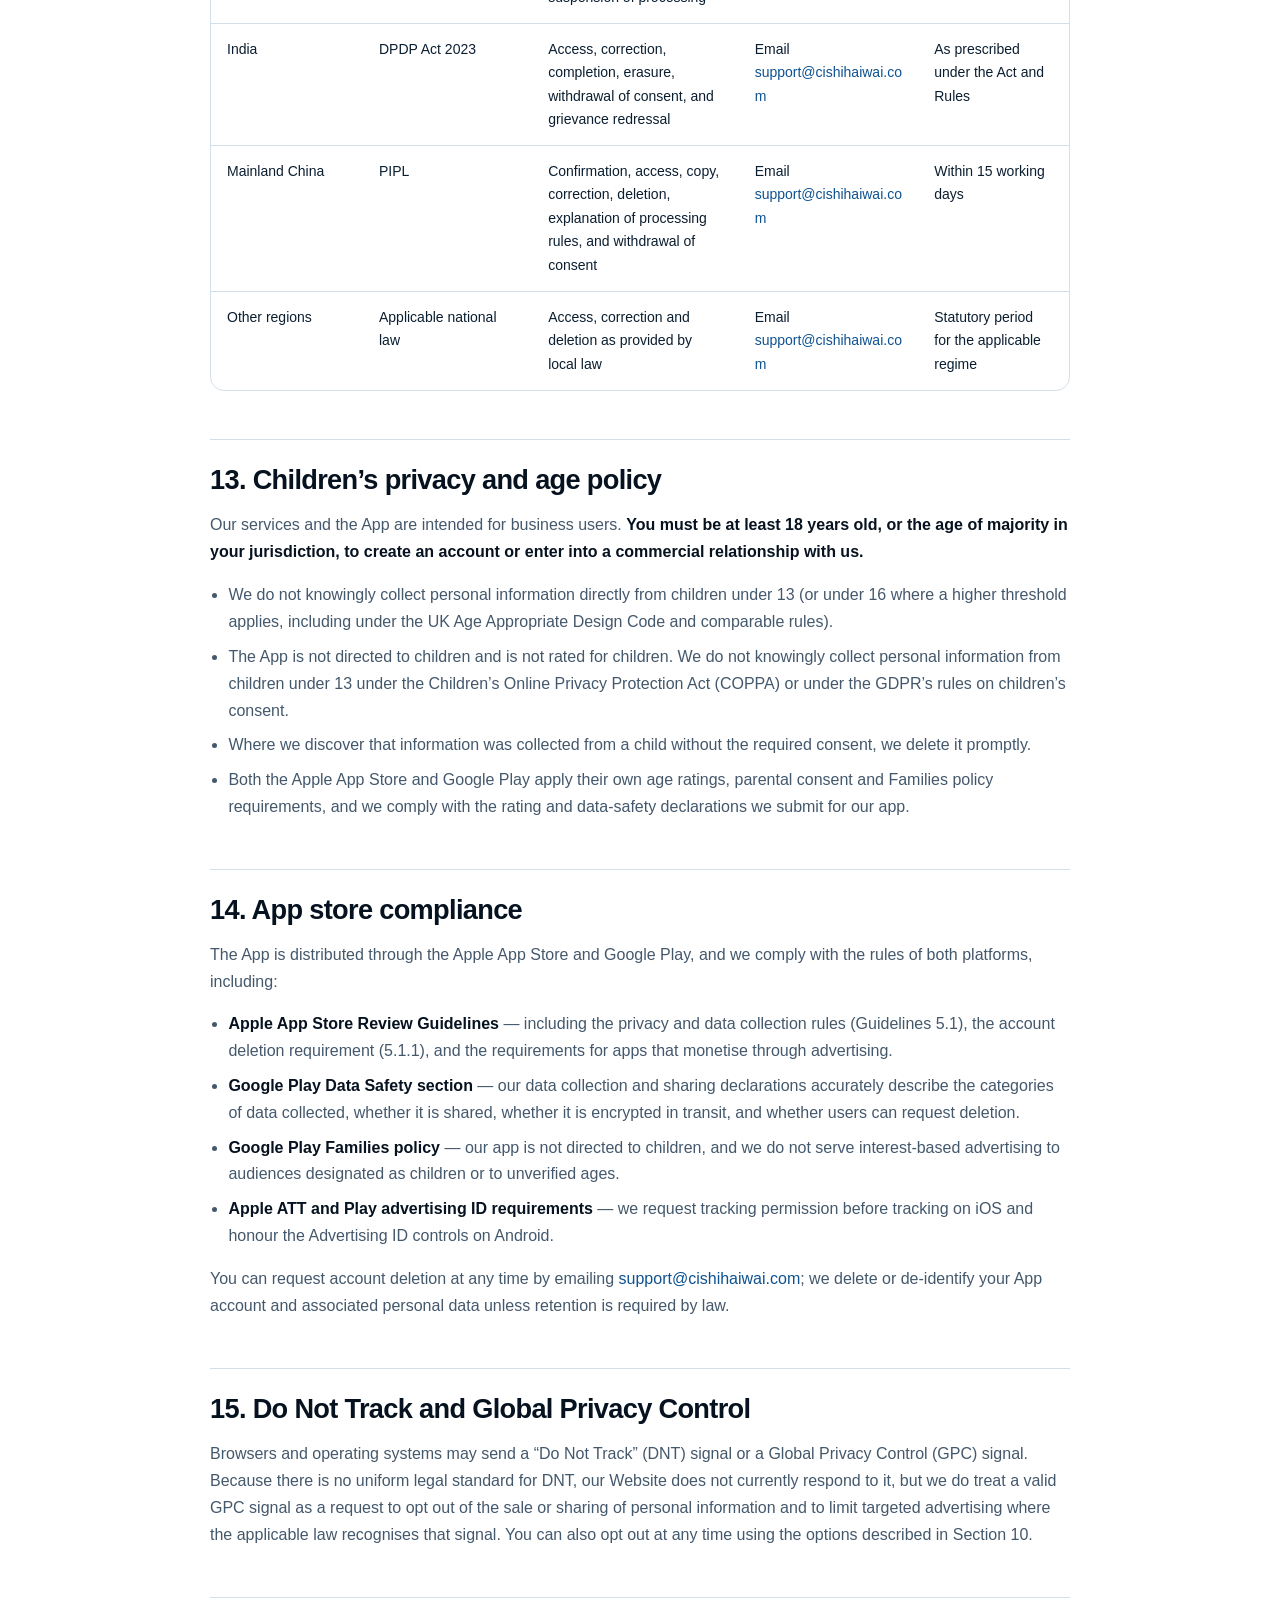
<file: privacy.html>
<!DOCTYPE html>
<html lang="en">
<head>
<meta charset="UTF-8">
<meta name="viewport" content="width=device-width, initial-scale=1">
<title>Privacy Policy | CHOICE Overseas International Co., Limited</title>
<meta name="description" content="How CHOICE Overseas International Co., Limited collects, uses, shares and protects personal data across our website and mobile applications.">
<link rel="canonical" href="https://cishihaiwai.com/privacy.html">
<meta property="og:type" content="website">
<meta property="og:site_name" content="CHOICE Overseas International Co., Limited">
<meta property="og:title" content="Privacy Policy | CHOICE Overseas International Co., Limited">
<meta property="og:description" content="How we collect, use, share and protect personal data across our website and mobile applications.">
<meta property="og:url" content="https://cishihaiwai.com/privacy.html">
<meta property="og:image" content="https://cishihaiwai.com/images/hero.jpg">
<meta name="twitter:card" content="summary_large_image">
<meta name="twitter:title" content="Privacy Policy | CHOICE Overseas International Co., Limited">
<meta name="twitter:description" content="How we collect, use, share and protect personal data across our website and mobile applications.">
<meta name="twitter:image" content="https://cishihaiwai.com/images/hero.jpg">
<link rel="icon" href="images/favicon.svg" type="image/svg+xml">
<link rel="stylesheet" href="css/style.css">
</head>
<body data-page="legal">
<header id="site-header"></header>

<main>
<section class="page-hero">
  <div class="container">
    <nav class="breadcrumb reveal" aria-label="Breadcrumb">
      <a href="./">Home</a> <span aria-hidden="true">/</span> <span>Privacy Policy</span>
    </nav>
    <h1 class="reveal">Privacy Policy</h1>
    <p class="lead reveal">How we collect, use, disclose and protect personal information when you visit our website or use our mobile applications.</p>
  </div>
</section>

<section class="section">
  <div class="container">
    <article class="legal">

      <div class="legal__meta reveal">
        <div><strong>Company</strong>CHOICE Overseas International Co., Limited</div>
        <div><strong>Office</strong>ROOM H18 4/F, CENTURY INDUSTRIAL CENTRE, 33-35 AU PUI WAN STREET FOTAN, SHA TIN, HONG KONG</div>
        <div><strong>Website</strong>cishihaiwai.com</div>
        <div><strong>Business support</strong>support@cishihaiwai.com</div>
        <div><strong>Key accounts</strong>baipeng@cishihaiwai.com</div>
        <div><strong>Effective date</strong><span id="effective-date">2026-11-05</span></div>
      </div>

      <nav class="legal__toc reveal" aria-label="Contents">
        <ul>
          <li><a href="#p1">1. Introduction and scope</a></li>
          <li><a href="#p2">2. Data we collect</a></li>
          <li><a href="#p3">3. How we use personal data</a></li>
          <li><a href="#p4">4. Legal bases for processing</a></li>
          <li><a href="#p5">5. Sharing and processors</a></li>
          <li><a href="#p6">6. International transfers</a></li>
          <li><a href="#p7">7. Retention periods</a></li>
          <li><a href="#p8">8. Security measures</a></li>
          <li><a href="#p9">9. Advertising and monetisation</a></li>
          <li><a href="#p10">10. Advertising formats and controls</a></li>
          <li><a href="#p11">11. Cookies and similar technologies</a></li>
          <li><a href="#p12">12. Regional rights</a></li>
          <li><a href="#p13">13. Children and age policy</a></li>
          <li><a href="#p14">14. App store compliance</a></li>
          <li><a href="#p15">15. Do Not Track and GPC</a></li>
          <li><a href="#p16">16. Changes to this policy</a></li>
          <li><a href="#p17">17. How to contact us</a></li>
          <li><a href="#p18">18. Effective date</a></li>
        </ul>
      </nav>

      <h2 id="p1" class="reveal">1. Introduction and scope</h2>
      <p class="reveal">This Privacy Policy explains how CHOICE Overseas International Co., Limited (&ldquo;CHOICE Overseas&rdquo;, &ldquo;we&rdquo;, &ldquo;us&rdquo; or &ldquo;our&rdquo;) collects, uses, discloses and protects personal information when you:</p>
      <ul class="reveal">
        <li>visit or use our website published at <strong>cishihaiwai.com</strong> (the &ldquo;Website&rdquo;);</li>
        <li>download, install or use our mobile management application published on the Apple App Store and Google Play (together, the &ldquo;App&rdquo;);</li>
        <li>contact our business support team, our key accounts team, or register an account with us; or</li>
        <li>communicate with us as a prospective or existing business partner, supplier, customer or adviser.</li>
      </ul>
      <p class="reveal">This Policy covers both the Website and the App, including the advertising technologies integrated into our App. It applies to personal information processed on behalf of our business clients where we act as a processor, subject to a separate written agreement, and to personal information we process as a controller in respect of our own business contacts, visitors and users.</p>
      <p class="reveal">Your business scope — cross-border business consultation, international marketing planning, brand advisory, general trading and cross-border e-commerce support — determines which data we need in order to serve you. We do not collect more than a reasonable commercial purpose requires.</p>

      <h2 id="p2" class="reveal">2. Data we collect</h2>
      <p class="reveal">We collect the following categories of information.</p>

      <h3 class="reveal">2.1 Account and identity data</h3>
      <ul class="reveal">
        <li>Full name, business email address, company name, job title and role.</li>
        <li>Business telephone number, instant messaging identifiers and correspondence preferences.</li>
        <li>Account credentials, including an encrypted password, and security question responses where you set them.</li>
        <li>Verification records, including identity or company documents where a regulated trading or compliance process requires them.</li>
        <li>Contract, invoicing and payment-related details. Payment card data is handled by our payment processors and is not stored on our systems in full.</li>
      </ul>

      <h3 class="reveal">2.2 Device and technical data</h3>
      <ul class="reveal">
        <li>Device type, model, operating system and version, application version, build number and language settings.</li>
        <li>Screen resolution, timezone, locale and country/region settings.</li>
        <li>Network identifiers such as IP address, MAC address and mobile carrier information.</li>
        <li>Crash logs, diagnostic data, error traces and performance statistics generated when the App runs.</li>
        <li>Identifier(s) assigned by the device operating system or advertising SDK, including the Apple Identifier for Advertisers (IDFA) and the Android Advertising ID (AAID).</li>
      </ul>

      <h3 class="reveal">2.3 Usage data</h3>
      <ul class="reveal">
        <li>Pages visited, screens viewed, search terms, features used and actions taken within the Website or the App.</li>
        <li>Session duration, navigation paths, in-app actions, feature engagement and conversion events.</li>
        <li>Advertising interaction data such as impressions, clicks, installs, view-through attribution and campaign identifiers.</li>
        <li>Referrer URLs, campaign parameters and promotional attribution values.</li>
        <li>Support content: messages, attachments, call notes and any other information you choose to provide.</li>
      </ul>

      <h3 class="reveal">2.4 Optional location data</h3>
      <p class="reveal">Our App may request approximate or precise location, generally to support a local language and currency, regional content or a nearby service partner. Location access is <strong>optional</strong>. If you decline the permission, the App continues to function and you may grant it later through your device settings. We do not build location histories from the Website.</p>

      <h3 id="p2-5" class="reveal">2.5 Advertising identifiers and tracking data</h3>
      <p class="reveal">Where permitted, and subject to your consent where required, we and our advertising partners may collect advertising identifiers, app-installation identifiers, device fingerprinting components and attribution data to deliver, measure and personalise advertising. The platforms we use are listed in Section 9, and the formats we serve are described in Section 10.</p>

      <h2 id="p3" class="reveal">3. How we use personal data</h2>
      <p class="reveal">We use personal data only for the purposes set out below, or as otherwise permitted by applicable law:</p>
      <ul class="reveal">
        <li><strong>Providing our services.</strong> To deliver cross-border business consultation, international marketing planning, brand advisory, general trading and cross-border e-commerce support, to operate your account and to fulfil orders, shipments, documents and advisory deliverables.</li>
        <li><strong>Operating the App.</strong> To authenticate users, synchronise orders, inventory and supply chain milestones, deliver push notifications you have permitted, and maintain the consulting dashboard.</li>
        <li><strong>Customer relationship management.</strong> To respond to enquiries, manage key accounts, schedule consultations, issue proposals and invoices, and maintain a record of our commercial history with you.</li>
        <li><strong>Compliance and risk control.</strong> To perform sanctions and export control screening, customs documentation, record keeping and other legal obligations.</li>
        <li><strong>Security and fraud prevention.</strong> To detect abuse, prevent fraudulent transactions, protect our systems and investigate incidents.</li>
        <li><strong>Advertising and monetisation.</strong> To fund the App through advertising, to measure campaign performance, to personalise advertising where you have consented, and to limit advertising frequency.</li>
        <li><strong>Analytics and product improvement.</strong> To understand how the Website and the App are used, to fix defects and to prioritise new features.</li>
        <li><strong>Communications.</strong> To send service messages, transaction notices, newsletters and marketing communications where you have consented or where otherwise permitted by law.</li>
        <li><strong>Legal claims.</strong> To establish, exercise or defend legal claims and to comply with lawful requests from authorities.</li>
      </ul>
      <p class="reveal">We do not sell personal information for money. We do not sell or share personal information as those terms are defined by the CCPA/CPRA unless you have expressly opted in.</p>

      <h2 id="p4" class="reveal">4. Legal bases for processing</h2>
      <p class="reveal">Depending on your location and the processing activity, we rely on the following bases.</p>

      <div class="table-wrap reveal">
        <table>
          <caption>Legal bases by jurisdiction</caption>
          <thead>
            <tr>
              <th scope="col">Jurisdiction</th>
              <th scope="col">Law / regime</th>
              <th scope="col">Lawful bases relied upon</th>
              <th scope="col">Notes</th>
            </tr>
          </thead>
          <tbody>
            <tr>
              <td>European Union / EEA</td>
              <td>GDPR (Regulation (EU) 2016/679)</td>
              <td>Art. 6(1)(a) consent; Art. 6(1)(b) contract; Art. 6(1)(c) legal obligation; Art. 6(1)(d) vital interests; Art. 6(1)(f) legitimate interests</td>
              <td>Legitimate interests are limited to business administration, security, service improvement and non-intrusive measurement, and are balanced against your rights.</td>
            </tr>
            <tr>
              <td>United Kingdom</td>
              <td>UK GDPR and Data Protection Act 2018</td>
              <td>Consent, contract, legal obligation, legitimate interests</td>
              <td>The UK IDTA or UK Addendum is used for restricted transfers.</td>
            </tr>
            <tr>
              <td>Switzerland</td>
              <td>Federal Act on Data Protection (FADP)</td>
              <td>Consent, contract, legitimate interests</td>
              <td>Transfers follow the adequacy decision of the EU Commission.</td>
            </tr>
            <tr>
              <td>California (United States)</td>
              <td>CCPA as amended by the CPRA</td>
              <td>Contract; legitimate interests (limited purposes); consent for sensitive data, sharing and certain targeted advertising</td>
              <td>We do not sell or share personal information for cross-context behavioural advertising without an opt-in right to opt out.</td>
            </tr>
            <tr>
              <td>Virginia</td>
              <td>Virginia CDPA (VCDPA)</td>
              <td>Consent; contract; legitimate interests subject to the statutory balancing test</td>
              <td>Universal opt-out mechanism honoured where technically applicable.</td>
            </tr>
            <tr>
              <td>Colorado</td>
              <td>Colorado Privacy Act (CPA)</td>
              <td>Consent; contract; legitimate interests</td>
              <td>Profiling and targeted advertising rights available.</td>
            </tr>
            <tr>
              <td>Connecticut</td>
              <td>Connecticut Data Privacy Act (CTDPA)</td>
              <td>Consent; contract; legitimate interests</td>
              <td>Children&rsquo;s data treated with additional safeguards.</td>
            </tr>
            <tr>
              <td>Utah</td>
              <td>Utah Consumer Privacy Act (UCPA)</td>
              <td>Consent; contract; legitimate interests</td>
              <td>Additional sensitive-data and targeted-advertising requirements apply.</td>
            </tr>
            <tr>
              <td>Texas</td>
              <td>Texas Data Privacy and Security Act (TDPSA)</td>
              <td>Consent; contract; legitimate interests</td>
              <td>Appeal mechanism provided for adverse decisions.</td>
            </tr>
            <tr>
              <td>Oregon</td>
              <td>Oregon Consumer Privacy Act (OCPA)</td>
              <td>Consent; contract; legitimate interests</td>
              <td>Data broker registration and related duties apply to third parties we use.</td>
            </tr>
            <tr>
              <td>Montana</td>
              <td>Montana Consumer Data Privacy Act (MCDPA)</td>
              <td>Consent; contract; legitimate interests</td>
              <td>Authorised agents permitted subject to the statutory conditions.</td>
            </tr>
            <tr>
              <td>Delaware</td>
              <td>Delaware Personal Data Privacy Act (DPDPA)</td>
              <td>Consent; contract; legitimate interests</td>
              <td>Applies to persons meeting the statutory threshold.</td>
            </tr>
            <tr>
              <td>Iowa</td>
              <td>Iowa Consumer Data Protection Act (ICDPA)</td>
              <td>Consent; contract; legitimate interests</td>
              <td>Pro-sale notice requirements respected.</td>
            </tr>
            <tr>
              <td>Tennessee, Nebraska, New Hampshire, New Jersey, Kentucky, Minnesota, Maryland, Indiana and other US states</td>
              <td>State comprehensive privacy statutes</td>
              <td>Consent; contract; legitimate interests; statutory exemptions</td>
              <td>We apply a single, uniform baseline across US state law where requirements are equivalent.</td>
            </tr>
            <tr>
              <td>Brazil</td>
              <td>LGPD (Lei Geral de Prote&ccedil;&atilde;o de Dados)</td>
              <td>Consent; legal or regulatory obligation; legitimate interest; protection of credit; execution of contracts</td>
              <td>Data subject rights include confirmation, access, correction, portability, deletion and revocation of consent.</td>
            </tr>
            <tr>
              <td>Canada</td>
              <td>PIPEDA (and applicable provincial statutes)</td>
              <td>Consent; contract; legitimate interests; legal obligation</td>
              <td>Meaningful consent is required for electronic and cross-border tracking.</td>
            </tr>
            <tr>
              <td>Australia</td>
              <td>Privacy Act 1988 (Cth) and the Australian Privacy Principles</td>
              <td>Consent; contract; reasonably necessary business activity; legal obligation</td>
              <td>Australian Privacy Principle 3 limits collection to what is necessary and APP 11 governs disclosure.</td>
            </tr>
            <tr>
              <td>New Zealand</td>
              <td>Privacy Act 2020</td>
              <td>Consent; contract; legal obligation</td>
              <td>Privacy statement is provided for collection by not-for-profit bodies where relevant.</td>
            </tr>
            <tr>
              <td>Singapore</td>
              <td>Personal Data Protection Act 2012 (PDPA)</td>
              <td>Consent; contract; legitimate interests; legal obligation</td>
              <td>Data protection obligations include the transfer limitation obligation and the data breach notification requirement.</td>
            </tr>
            <tr>
              <td>India</td>
              <td>Digital Personal Data Protection Act 2023 (DPDP) and DPDP Rules</td>
              <td>Consent; performance of a contract; legitimate uses as permitted by the Act; legal obligation</td>
              <td>Separate consent and notice requirements apply to children and to tracking or behavioural monitoring.</td>
            </tr>
            <tr>
              <td>Japan</td>
              <td>Act on the Protection of Personal Information (APPI)</td>
              <td>Consent; contract; legal obligation; utilisation subject to the permitted-use rules</td>
              <td>Third-party provision and cross-border transfer disclosure requirements are observed.</td>
            </tr>
            <tr>
              <td>South Korea</td>
              <td>Personal Information Protection Act (PIPA)</td>
              <td>Consent; contract; legal obligation; legitimate interests permitted by the Act</td>
              <td>Marketing communications require separate consent, and overseas transfer requires an itemised disclosure.</td>
            </tr>
            <tr>
              <td>Mainland China</td>
              <td>PIPL (Personal Information Protection Law)</td>
              <td>Separate consent; contract; legal obligation; emergency response; public disclosure or reporting</td>
              <td>Cross-border transfer requirements, including the standard contract or certification route, are followed where triggered.</td>
            </tr>
            <tr>
              <td>United Arab Emirates</td>
              <td>Federal Data Protection Law (PDPL)</td>
          <td>Consent; contract; legal obligation; legitimate interests</td>
              <td>Registration and data-officer obligations are observed.</td>
            </tr>
            <tr>
              <td>ASEAN member states</td>
              <td>National implementing laws (e.g. PDPA Thailand, PDPA Indonesia, PDPA Philippines)</td>
              <td>Consent; contract; legal obligation; legitimate interests</td>
              <td>Country-specific notice and consent language is presented where required.</td>
            </tr>
            <tr>
              <td>Other major regions</td>
              <td>Applicable national legislation (including Türkiye KVKK, Thailand PDPA, Saudi Arabia PDPL, Israel Privacy Protection Law)</td>
              <td>Consent; contract; legal obligation; legitimate interests</td>
              <td>Where local law provides a higher standard than this Policy, the local standard applies.</td>
            </tr>
          </tbody>
        </table>
      </div>

      <h2 id="p5" class="reveal">5. Sharing and processors</h2>
      <p class="reveal">We share personal data with the following categories of recipients, and only to the extent necessary:</p>
      <ul class="reveal">
        <li><strong>Processors and service providers</strong> who host our infrastructure, deliver email and messaging, provide customer support, perform analytics, manage advertising campaigns, process payments, and supply logistics and customs systems. They act on our instructions under written contracts that limit their use of the data.</li>
        <li><strong>Advertising and attribution partners</strong> listed in Section 9, subject to your consent where required and to the opt-out mechanisms they provide.</li>
        <li><strong>App distribution platforms</strong> &mdash; Apple Inc. and Google LLC &mdash; which act as app stores and, where you request it, as payment processors for in-app purchases and subscriptions.</li>
        <li><strong>Trading and logistics partners</strong> (suppliers, forwarders, warehouse operators, inspection agencies and customs brokers) to the extent required to perform a transaction you have requested.</li>
        <li><strong>Professional advisers and auditors</strong> (legal, accounting, compliance and certification bodies) subject to professional confidentiality duties.</li>
        <li><strong>Authorities and litigants</strong> where disclosure is required by law, necessary to protect rights and safety, or needed to establish or defend legal claims.</li>
        <li><strong>Corporate transactions</strong> in connection with a merger, financing, acquisition, reorganisation or sale of assets, subject to appropriate confidentiality safeguards.</li>
      </ul>
      <p class="reveal">We do not share your personal data for the purposes of unrelated third-party advertising without consent where consent is required.</p>

      <h2 id="p6" class="reveal">6. International transfers</h2>
      <p class="reveal">Our App is distributed globally and some processing takes place outside your country of residence. Where personal data is transferred across borders we rely on a lawful transfer mechanism, which may include:</p>
      <ul class="reveal">
        <li>an adequacy decision issued by the relevant regulator (for example, the European Commission&rsquo;s adequacy decisions);</li>
        <li>the EU Standard Contractual Clauses together with the UK International Data Transfer Addendum;</li>
        <li>the UK IDTA, or any other transfer mechanism recognised by the exporting jurisdiction;</li>
        <li>the relevant local mechanism, such as the PRC standard contract for cross-border transfers or a binding corporate rules instrument.</li>
      </ul>
      <p class="reveal">Where a transfer cannot be covered by a mechanism, we apply supplementary measures such as encryption in transit and at rest, access limitation and contractual restrictions on onward transfers. You may request information about the safeguards used for a particular transfer by writing to <a href="mailto:support@cishihaiwai.com">support@cishihaiwai.com</a>.</p>

      <h2 id="p7" class="reveal">7. Retention periods</h2>
      <p class="reveal">We keep personal data only for as long as it is necessary for the purposes described in this Policy, or as required by law.</p>

      <div class="table-wrap reveal">
        <table>
          <caption>Retention schedule</caption>
          <thead>
            <tr>
              <th scope="col">Category of data</th>
              <th scope="col">Typical retention period</th>
              <th scope="col">Reason</th>
            </tr>
          </thead>
          <tbody>
            <tr><td>Account and contact data</td><td>Duration of the commercial relationship, then 6 years</td><td>Service delivery, account management, statutory record-keeping</td></tr>
            <tr><td>Contract, invoice and tax records</td><td>6–10 years from the last transaction</td><td>Legal, tax and audit obligations</td></tr>
            <tr><td>Trading, customs and shipping documentation</td><td>5–7 years</td><td>Customs, trade and dispute requirements</td></tr>
            <tr><td>Compliance and sanctions screening records</td><td>5 years or the period required by the applicable regime</td><td>Regulatory evidence</td></tr>
            <tr><td>Support correspondence</td><td>24 months from the last interaction</td><td>Service quality and dispute handling</td></tr>
            <tr><td>App usage and analytics data</td><td>13 months, then aggregated or deleted</td><td>Product performance measurement</td></tr>
            <tr><td>Advertising attribution and campaign data</td><td>Up to 26 months, or the period set by the advertising partner</td><td>Measurement, frequency capping and fraud prevention</td></tr>
            <tr><td>Server and security logs</td><td>6–12 months</td><td>Security monitoring and incident investigation</td></tr>
            <tr><td>Marketing preferences and consent records</td><td>Until you withdraw consent, plus evidence of the consent for 3 years</td><td>Demonstrating compliance</td></tr>
            <tr><td>Consent records for advertising choices</td><td>3 years from the last recorded choice</td><td>Proving a valid consent at the time of processing</td></tr>
          </tbody>
        </table>
      </div>

      <h2 id="p8" class="reveal">8. Security measures</h2>
      <p class="reveal">We apply technical and organisational measures proportionate to the data we process, including:</p>
      <ul class="reveal">
        <li>encryption of data in transit using TLS and encryption of sensitive data at rest;</li>
        <li>role-based access control, least-privilege permissions and multi-factor authentication for staff with production access;</li>
        <li>separation of development and production environments, code review and dependency scanning;</li>
        <li>logging, monitoring, vulnerability management and periodic penetration testing;</li>
        <li>supplier due diligence and contractual security obligations;</li>
        <li>staff training, confidentiality obligations and incident response procedures.</li>
      </ul>
      <p class="reveal">No system is perfectly secure. If a personal data breach occurs that is likely to result in a risk to your rights and freedoms, we will notify the relevant supervisory authority within the period required by applicable law and, where required, notify affected individuals.</p>

      <h2 id="p9" class="reveal">9. Advertising and monetisation</h2>
      <p class="reveal">Our mobile management app is supported by advertising. We integrate third-party advertising SDKs supplied by the platforms listed below. These partners may collect device identifiers, advertising identifiers, usage data and coarse location information in order to deliver, measure and optimise advertising.</p>
      <p class="reveal">We serve <strong>personalised advertising</strong> only where you have given the required consent, and we serve <strong>non-personalised (contextual) advertising</strong> where consent is not required. Where the GDPR, UK GDPR or the ePrivacy rules apply, we rely on the IAB TCF or an equivalent consent signal from our consent management platform. Where the CCPA/CPRA applies, we honour the &ldquo;Do Not Sell or Share My Personal Information&rdquo; opt-out and the Global Privacy Control signal. On Apple devices we integrate the App Tracking Transparency (ATT) framework and request permission before tracking; on Android we respect the Advertising ID reset and deletion controls.</p>

      <div class="table-wrap reveal">
        <table>
          <caption>Advertising platforms, purpose and opt-out</caption>
          <thead>
            <tr>
              <th scope="col">Platform</th>
              <th scope="col">Purpose</th>
              <th scope="col">Opt-out / policy link</th>
            </tr>
          </thead>
          <tbody>
            <tr><td>Google AdMob</td><td>App display, interstitial and rewarded video advertising; mediation and revenue reporting</td><td><a href="https://policies.google.com/technologies/ads" target="_blank" rel="noopener">Opt out &amp; policy</a></td></tr>
            <tr><td>Google Ad Manager</td><td>Ad serving, mediation, targeting and yield optimisation across app inventory</td><td><a href="https://policies.google.com/technologies/ads" target="_blank" rel="noopener">Opt out &amp; policy</a></td></tr>
            <tr><td>Meta Audience Network</td><td>Native, banner, interstitial and rewarded video advertising on Android</td><td><a href="https://www.facebook.com/ads/technology/audience-network" target="_blank" rel="noopener">Opt out &amp; policy</a></td></tr>
            <tr><td>Unity Ads</td><td>Rewarded video and interstitial advertising, mediation and reporting</td><td><a href="https://unity.com/legal/privacy-policy" target="_blank" rel="noopener">Opt out &amp; policy</a></td></tr>
            <tr><td>AppLovin</td><td>Ad mediation, targeting, rewarded video and app discovery campaigns</td><td><a href="https://www.applovin.com/privacy/" target="_blank" rel="noopener">Opt out &amp; policy</a></td></tr>
            <tr><td>ironSource (LevelPlay)</td><td>Mediation, bidding, ad serving and advertiser campaign measurement</td><td><a href="https://www.iron.io/privacy-policy/" target="_blank" rel="noopener">Opt out &amp; policy</a></td></tr>
            <tr><td>Vungle / Liftoff</td><td>Rewarded video and interstitial advertising, app promotion campaigns</td><td><a href="https://www.liftoff.io/privacy-policy" target="_blank" rel="noopener">Opt out &amp; policy</a></td></tr>
            <tr><td>Pangle (TikTok for Business)</td><td>Rewarded video, interstitial and banner advertising, and audience measurement</td><td><a href="https://www.tiktok.com/legal/page/global/privacy-policy/en" target="_blank" rel="noopener">Opt out &amp; policy</a></td></tr>
            <tr><td>Mintegral</td><td>App display, interstitial and rewarded video advertising across emerging markets</td><td><a href="https://www.mintegral.com/en/privacy_policy" target="_blank" rel="noopener">Opt out &amp; policy</a></td></tr>
            <tr><td>Chartboost</td><td>Rewarded video, interstitial and app discovery advertising with campaign analytics</td><td><a href="https://www.chartboost.com/privacy-policy/" target="_blank" rel="noopener">Opt out &amp; policy</a></td></tr>
            <tr><td>AdColony (Digital Turbine)</td><td>Video advertising, app discovery and advertiser campaign measurement</td><td><a href="https://www.adcolony.com/privacy/" target="_blank" rel="noopener">Opt out &amp; policy</a></td></tr>
            <tr><td>InMobi</td><td>Native, interstitial and rewarded video advertising, audience segments and reach measurement</td><td><a href="https://www.inmobi.com/legal/privacy-policy" target="_blank" rel="noopener">Opt out &amp; policy</a></td></tr>
            <tr><td>Amazon Ads</td><td>Shopping and product promotion campaigns, retargeting and click measurement</td><td><a href="https://advertising.amazon.com/legal/privacy" target="_blank" rel="noopener">Opt out &amp; policy</a></td></tr>
            <tr><td>Digital Turbine</td><td>App distribution campaigns, offerwall and advertiser campaign measurement</td><td><a href="https://www.digitalturbine.com/privacy-policy" target="_blank" rel="noopener">Opt out &amp; policy</a></td></tr>
            <tr><td>Smaato</td><td>Publisher-side ad serving, mediation and audience measurement</td><td><a href="https://www.smaato.com/privacy-policy/" target="_blank" rel="noopener">Opt out &amp; policy</a></td></tr>
            <tr><td>Fyber</td><td>Marketplace mediation, rewarded video and brand-safe ad serving</td><td><a href="https://www.fyber.com/privacy-policy" target="_blank" rel="noopener">Opt out &amp; policy</a></td></tr>
            <tr><td>Ogury</td><td>Contextual and permission-based advertising with data minimisation controls</td><td><a href="https://www.ogury.com/privacy-policy/" target="_blank" rel="noopener">Opt out &amp; policy</a></td></tr>
            <tr><td>Criteo</td><td>Retargeting, product recommendation and commerce campaign measurement</td><td><a href="https://www.criteo.com/privacy/" target="_blank" rel="noopener">Opt out &amp; policy</a></td></tr>
            <tr><td>Teads</td><td>Cross-platform video advertising, audience segments and campaign reporting</td><td><a href="https://www.teads.com/privacy-policy/" target="_blank" rel="noopener">Opt out &amp; policy</a></td></tr>
            <tr><td>Moloco</td><td>Programmatic app promotion campaigns and advertiser-side measurement</td><td><a href="https://www.moloco.com/privacy-policy/" target="_blank" rel="noopener">Opt out &amp; policy</a></td></tr>
            <tr><td>PubMatic</td><td>Publisher-side ad exchange, header bidding and yield optimisation</td><td><a href="https://www.pubmatic.com/privacy-policy" target="_blank" rel="noopener">Opt out &amp; policy</a></td></tr>
            <tr><td>Magnite</td><td>Programmatic exchange demand, ad serving and campaign reporting</td><td><a href="https://www.magnite.com/privacy-policy/" target="_blank" rel="noopener">Opt out &amp; policy</a></td></tr>
          </tbody>
        </table>
      </div>

      <p class="reveal">Each listed platform operates its own opt-out and preference controls. Where you have not consented to personalised advertising, we instruct our partners to serve contextual ads only and we do not pass advertising identifiers for cross-app targeting. You may also withdraw consent at any time from the app&rsquo;s privacy settings, and by using the &ldquo;About Ads&rdquo; or &ldquo;Apps Privacy&rdquo; options on your device.</p>

      <h2 id="p10" class="reveal">10. Advertising formats and user controls</h2>

      <div class="table-wrap reveal">
        <table>
          <caption>Advertising formats served in the App</caption>
          <thead>
            <tr>
              <th scope="col">Format</th>
              <th scope="col">Description</th>
              <th scope="col">Your control</th>
            </tr>
          </thead>
          <tbody>
            <tr>
              <td>App open (splash) ads</td>
              <td>Displayed on launch, often as a short brand video. Non-interactive and skippable after a few seconds.</td>
              <td>Frequency capping; can be disabled by publishers in-app; no personalisation without consent</td>
            </tr>
            <tr>
              <td>Rewarded video ads</td>
              <td>Opt-in full-screen video that rewards the user, for example with an extra report export or a premium insight.</td>
              <td>Entirely user-initiated; never shown without the user choosing to watch</td>
            </tr>
            <tr>
              <td>Interstitial ads</td>
              <td>Full-screen ads shown at natural breaks between app sections.</td>
              <td>Frequency limits; no interstitial during sensitive flows such as payment confirmation</td>
            </tr>
            <tr>
              <td>Banner ads</td>
              <td>Static or rotating display units placed at the top or bottom of a screen.</td>
              <td>Dismissible where the format allows; hidden entirely in paid tiers</td>
            </tr>
            <tr>
              <td>Native ads</td>
              <td>Advertisements styled to match in-app content cards.</td>
              <td>Clearly labelled as &ldquo;Sponsored&rdquo; or &ldquo;Ad&rdquo; and never presented as editorial content</td>
            </tr>
          </tbody>
        </table>
      </div>

      <p class="reveal">User controls available in the App include: opening <strong>Settings &rarr; Privacy</strong> to review or withdraw consent, reset the advertising identifier, clear the ad identifier used for attribution, opt out of personalised advertising, and manage or disable in-app promotional placements. On iOS you can reset or delete the IDFA at <strong>Settings &rarr; Privacy &amp; Security &rarr; Advertising</strong>. On Android you can delete or reset the Advertising ID at <strong>Settings &rarr; Google &rarr; Ads</strong>, and you can use the system &ldquo;Delete advertising ID&rdquo; option in our App settings.</p>

      <h2 id="p11" class="reveal">11. Cookies and similar technologies</h2>
      <p class="reveal">Our Website uses cookies and similar technologies (local storage, pixels, SDKs and similar identifiers) to operate the site and understand its use. Where required by law, non-essential cookies are set only after you consent through our consent banner, and you may withdraw or change your choice at any time.</p>

      <div class="table-wrap reveal">
        <table>
          <caption>Cookies and similar technologies used on the Website</caption>
          <thead>
            <tr>
              <th scope="col">Technology</th>
              <th scope="col">Purpose</th>
              <th scope="col">Type</th>
              <th scope="col">Typical duration</th>
            </tr>
          </thead>
          <tbody>
            <tr><td>Strictly necessary cookies</td><td>Session management, security, load balancing and cookie preferences</td><td>Essential</td><td>Session / up to 12 months</td></tr>
            <tr><td>Analytics cookies</td><td>Aggregated measurement of page views and navigation</td><td>Analytics</td><td>Up to 24 months</td></tr>
            <tr><td>Advertising cookies and pixels</td><td>Ad delivery, frequency capping, measurement and remarketing</td><td>Advertising</td><td>Up to 13 months, or the partner&rsquo;s stated period</td></tr>
            <tr><td>Functional storage</td><td>Remembering preferences such as language and region</td><td>Functional</td><td>Up to 12 months</td></tr>
            <tr><td>Local storage / mobile SDK identifiers</td><td>App performance, crash reporting and session persistence</td><td>Essential / Analytics</td><td>Until the App is uninstalled or the identifier is reset</td></tr>
          </tbody>
        </table>
      </div>

      <h2 id="p12" class="reveal">12. Your rights by region</h2>
      <p class="reveal">You may exercise the rights below by writing to <a href="mailto:support@cishihaiwai.com">support@cishihaiwai.com</a> with the subject line &ldquo;Privacy request&rdquo;. We may ask you to verify your identity before we act. We do not discriminate against you for exercising a privacy right.</p>

      <div class="table-wrap reveal">
        <table>
          <caption>Regional rights and how to exercise them</caption>
          <thead>
            <tr>
              <th scope="col">Region</th>
              <th scope="col">Applicable regime</th>
              <th scope="col">Rights available</th>
              <th scope="col">How to exercise</th>
              <th scope="col">Response time</th>
            </tr>
          </thead>
          <tbody>
            <tr>
              <td>European Union / EEA</td>
              <td>GDPR</td>
              <td>Access, rectification, erasure, restriction, portability, objection, withdrawal of consent, and complaint to a supervisory authority</td>
              <td>Email <a href="mailto:support@cishihaiwai.com">support@cishihaiwai.com</a>, or the in-app privacy settings</td>
              <td>1 month, extendable by 2 months for complex requests</td>
            </tr>
            <tr>
              <td>United Kingdom</td>
              <td>UK GDPR / DPA 2018</td>
              <td>Same as GDPR, plus the right to complain to the ICO</td>
              <td>Email <a href="mailto:support@cishihaiwai.com">support@cishihaiwai.com</a></td>
              <td>1 month</td>
            </tr>
            <tr>
              <td>California</td>
              <td>CCPA / CPRA</td>
              <td>Know, delete, correct, opt out of sale or sharing, limit use of sensitive personal information, non-discrimination</td>
              <td>Use the &ldquo;Do Not Sell or Share My Personal Information&rdquo; link in our footer, the in-app toggle, or email us</td>
              <td>45 days, confirmable within 45 days</td>
            </tr>
            <tr>
              <td>Virginia, Colorado, Connecticut, Utah, Texas, Oregon, Montana, Delaware, Iowa and other US states</td>
              <td>State comprehensive privacy statutes</td>
              <td>Confirm processing, access, correct, delete, portability, opt out of targeted advertising and profiling</td>
              <td>In-app opt-out or email <a href="mailto:support@cishihaiwai.com">support@cishihaiwai.com</a>; we honour Global Privacy Control</td>
              <td>45 days</td>
            </tr>
            <tr>
              <td>Brazil</td>
              <td>LGPD</td>
              <td>Confirmation, access, correction, anonymisation, blocking, deletion, portability, information about sharing, withdrawal of consent, review of automated decisions</td>
              <td>Email <a href="mailto:support@cishihaiwai.com">support@cishihaiwai.com</a></td>
              <td>Up to 15 days, immediate for confirmed violations</td>
            </tr>
            <tr>
              <td>Canada</td>
              <td>PIPEDA</td>
              <td>Access and correction, withdrawal of consent, and complaint to the Office of the Privacy Commissioner</td>
              <td>Email <a href="mailto:support@cishihaiwai.com">support@cishihaiwai.com</a></td>
              <td>30 days</td>
            </tr>
            <tr>
              <td>Australia</td>
              <td>Privacy Act 1988 and the Australian Privacy Principles</td>
              <td>Access and correction, consent withdrawal, and complaint to the OAIC</td>
              <td>Email <a href="mailto:support@cishihaiwai.com">support@cishihaiwai.com</a></td>
              <td>30 days</td>
            </tr>
            <tr>
              <td>New Zealand</td>
              <td>Privacy Act 2020</td>
              <td>Access and correction, and complaint to the Office of the Privacy Commissioner</td>
              <td>Email <a href="mailto:support@cishihaiwai.com">support@cishihaiwai.com</a></td>
              <td>30 days</td>
            </tr>
            <tr>
              <td>Singapore</td>
              <td>PDPA</td>
              <td>Access, correction, withdraw consent, and complaint to the PDPC</td>
              <td>Email <a href="mailto:support@cishihaiwai.com">support@cishihaiwai.com</a></td>
              <td>30 days</td>
            </tr>
            <tr>
              <td>Japan</td>
              <td>APPI</td>
              <td>Disclosure, correction, cessation of use, and deletion where justified</td>
              <td>Email <a href="mailto:support@cishihaiwai.com">support@cishihaiwai.com</a></td>
              <td>Promptly, generally within 2 weeks of disclosure request</td>
            </tr>
            <tr>
              <td>South Korea</td>
              <td>PIPA</td>
              <td>Confirmation, access, correction, deletion, withdrawal of consent, and suspension of processing</td>
              <td>Email <a href="mailto:support@cishihaiwai.com">support@cishihaiwai.com</a></td>
              <td>Within 10 days or the statutory period</td>
            </tr>
            <tr>
              <td>India</td>
              <td>DPDP Act 2023</td>
              <td>Access, correction, completion, erasure, withdrawal of consent, and grievance redressal</td>
              <td>Email <a href="mailto:support@cishihaiwai.com">support@cishihaiwai.com</a></td>
              <td>As prescribed under the Act and Rules</td>
            </tr>
            <tr>
              <td>Mainland China</td>
              <td>PIPL</td>
              <td>Confirmation, access, copy, correction, deletion, explanation of processing rules, and withdrawal of consent</td>
              <td>Email <a href="mailto:support@cishihaiwai.com">support@cishihaiwai.com</a></td>
              <td>Within 15 working days</td>
            </tr>
            <tr>
              <td>Other regions</td>
              <td>Applicable national law</td>
              <td>Access, correction and deletion as provided by local law</td>
              <td>Email <a href="mailto:support@cishihaiwai.com">support@cishihaiwai.com</a></td>
              <td>Statutory period for the applicable regime</td>
            </tr>
          </tbody>
        </table>
      </div>

      <h2 id="p13" class="reveal">13. Children&rsquo;s privacy and age policy</h2>
      <p class="reveal">Our services and the App are intended for business users. <strong>You must be at least 18 years old, or the age of majority in your jurisdiction, to create an account or enter into a commercial relationship with us.</strong></p>
      <ul class="reveal">
        <li>We do not knowingly collect personal information directly from children under 13 (or under 16 where a higher threshold applies, including under the UK Age Appropriate Design Code and comparable rules).</li>
        <li>The App is not directed to children and is not rated for children. We do not knowingly collect personal information from children under 13 under the Children&rsquo;s Online Privacy Protection Act (COPPA) or under the GDPR&rsquo;s rules on children&rsquo;s consent.</li>
        <li>Where we discover that information was collected from a child without the required consent, we delete it promptly.</li>
        <li>Both the Apple App Store and Google Play apply their own age ratings, parental consent and Families policy requirements, and we comply with the rating and data-safety declarations we submit for our app.</li>
      </ul>

      <h2 id="p14" class="reveal">14. App store compliance</h2>
      <p class="reveal">The App is distributed through the Apple App Store and Google Play, and we comply with the rules of both platforms, including:</p>
      <ul class="reveal">
        <li><strong>Apple App Store Review Guidelines</strong> &mdash; including the privacy and data collection rules (Guidelines 5.1), the account deletion requirement (5.1.1), and the requirements for apps that monetise through advertising.</li>
        <li><strong>Google Play Data Safety section</strong> &mdash; our data collection and sharing declarations accurately describe the categories of data collected, whether it is shared, whether it is encrypted in transit, and whether users can request deletion.</li>
        <li><strong>Google Play Families policy</strong> &mdash; our app is not directed to children, and we do not serve interest-based advertising to audiences designated as children or to unverified ages.</li>
        <li><strong>Apple ATT and Play advertising ID requirements</strong> &mdash; we request tracking permission before tracking on iOS and honour the Advertising ID controls on Android.</li>
      </ul>
      <p class="reveal">You can request account deletion at any time by emailing <a href="mailto:support@cishihaiwai.com">support@cishihaiwai.com</a>; we delete or de-identify your App account and associated personal data unless retention is required by law.</p>

      <h2 id="p15" class="reveal">15. Do Not Track and Global Privacy Control</h2>
      <p class="reveal">Browsers and operating systems may send a &ldquo;Do Not Track&rdquo; (DNT) signal or a Global Privacy Control (GPC) signal. Because there is no uniform legal standard for DNT, our Website does not currently respond to it, but we do treat a valid GPC signal as a request to opt out of the sale or sharing of personal information and to limit targeted advertising where the applicable law recognises that signal. You can also opt out at any time using the options described in Section 10.</p>

      <h2 id="p16" class="reveal">16. Changes to this policy</h2>
      <p class="reveal">We may update this Policy from time to time to reflect changes in our practices, our services, our advertising partners or the law. Material changes will be announced on the Website, in the App, or by email to registered users before they take effect. We will always publish the current version with the effective date shown in Section 18, and we will keep an archive of previous versions on request.</p>

      <h2 id="p17" class="reveal">17. How to contact us</h2>
      <p class="reveal">If you have any questions about this Policy, wish to exercise a right, or wish to lodge a complaint, please contact us:</p>
      <ul class="reveal">
        <li><strong>Business support:</strong> <a href="mailto:support@cishihaiwai.com">support@cishihaiwai.com</a></li>
        <li><strong>Key accounts:</strong> <a href="mailto:baipeng@cishihaiwai.com">baipeng@cishihaiwai.com</a></li>
        <li><strong>Website:</strong> <a href="https://cishihaiwai.com/" target="_blank" rel="noopener">cishihaiwai.com</a></li>
        <li><strong>Office:</strong> ROOM H18 4/F, CENTURY INDUSTRIAL CENTRE, 33-35 AU PUI WAN STREET FOTAN, SHA TIN, HONG KONG</li>
        <li><strong>Company:</strong> CHOICE Overseas International Co., Limited</li>
      </ul>
      <p class="reveal">You may also lodge a complaint with your local supervisory authority. We would always prefer to hear from you directly first, so that we can resolve the matter quickly.</p>

      <h2 id="p18" class="reveal">18. Effective date</h2>
      <p class="reveal">This Privacy Policy takes effect on <strong><span id="effective-date-value">2026-11-05</span></strong> and applies to the Website and the App as published from that date. We will update this section whenever the Policy changes.</p>

    </article>
  </div>
</section>
</main>

<footer id="site-footer"></footer>
<script src="js/main.js" defer></script>
</body>
</html>
</file>
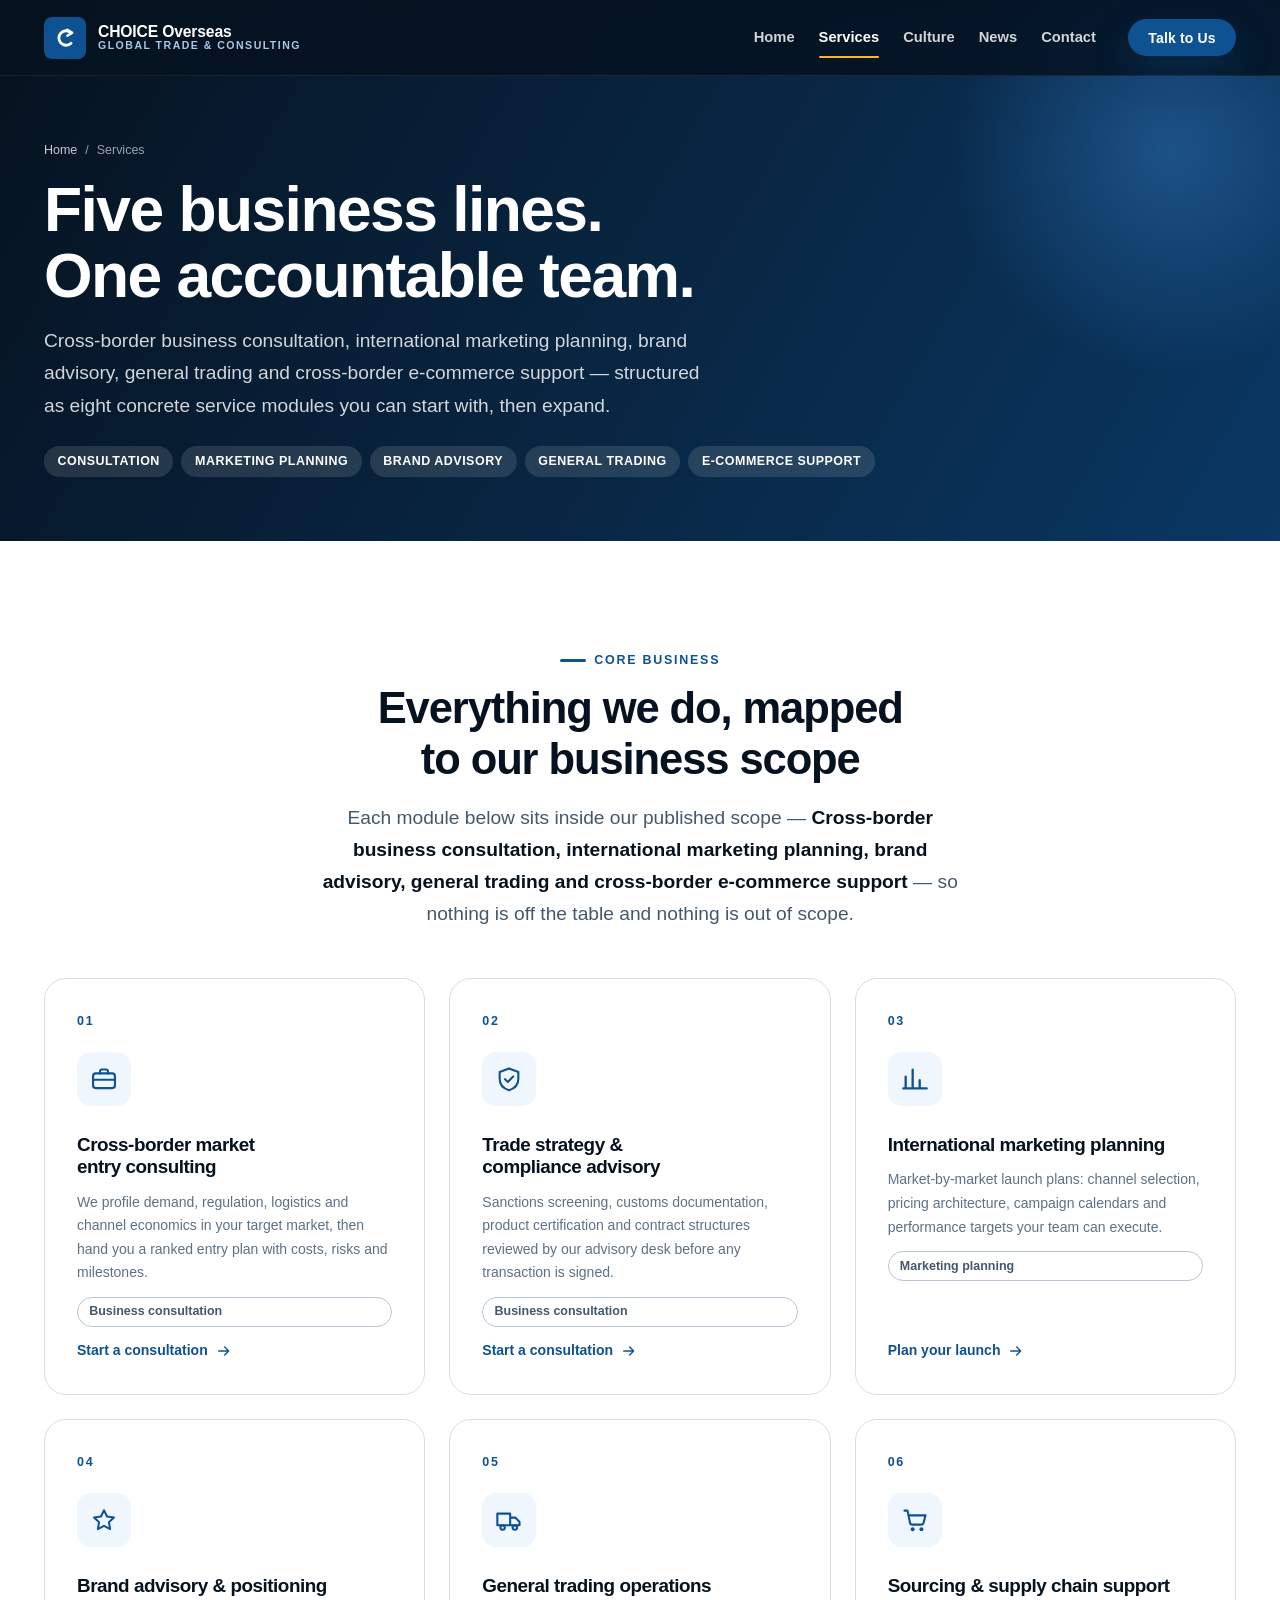
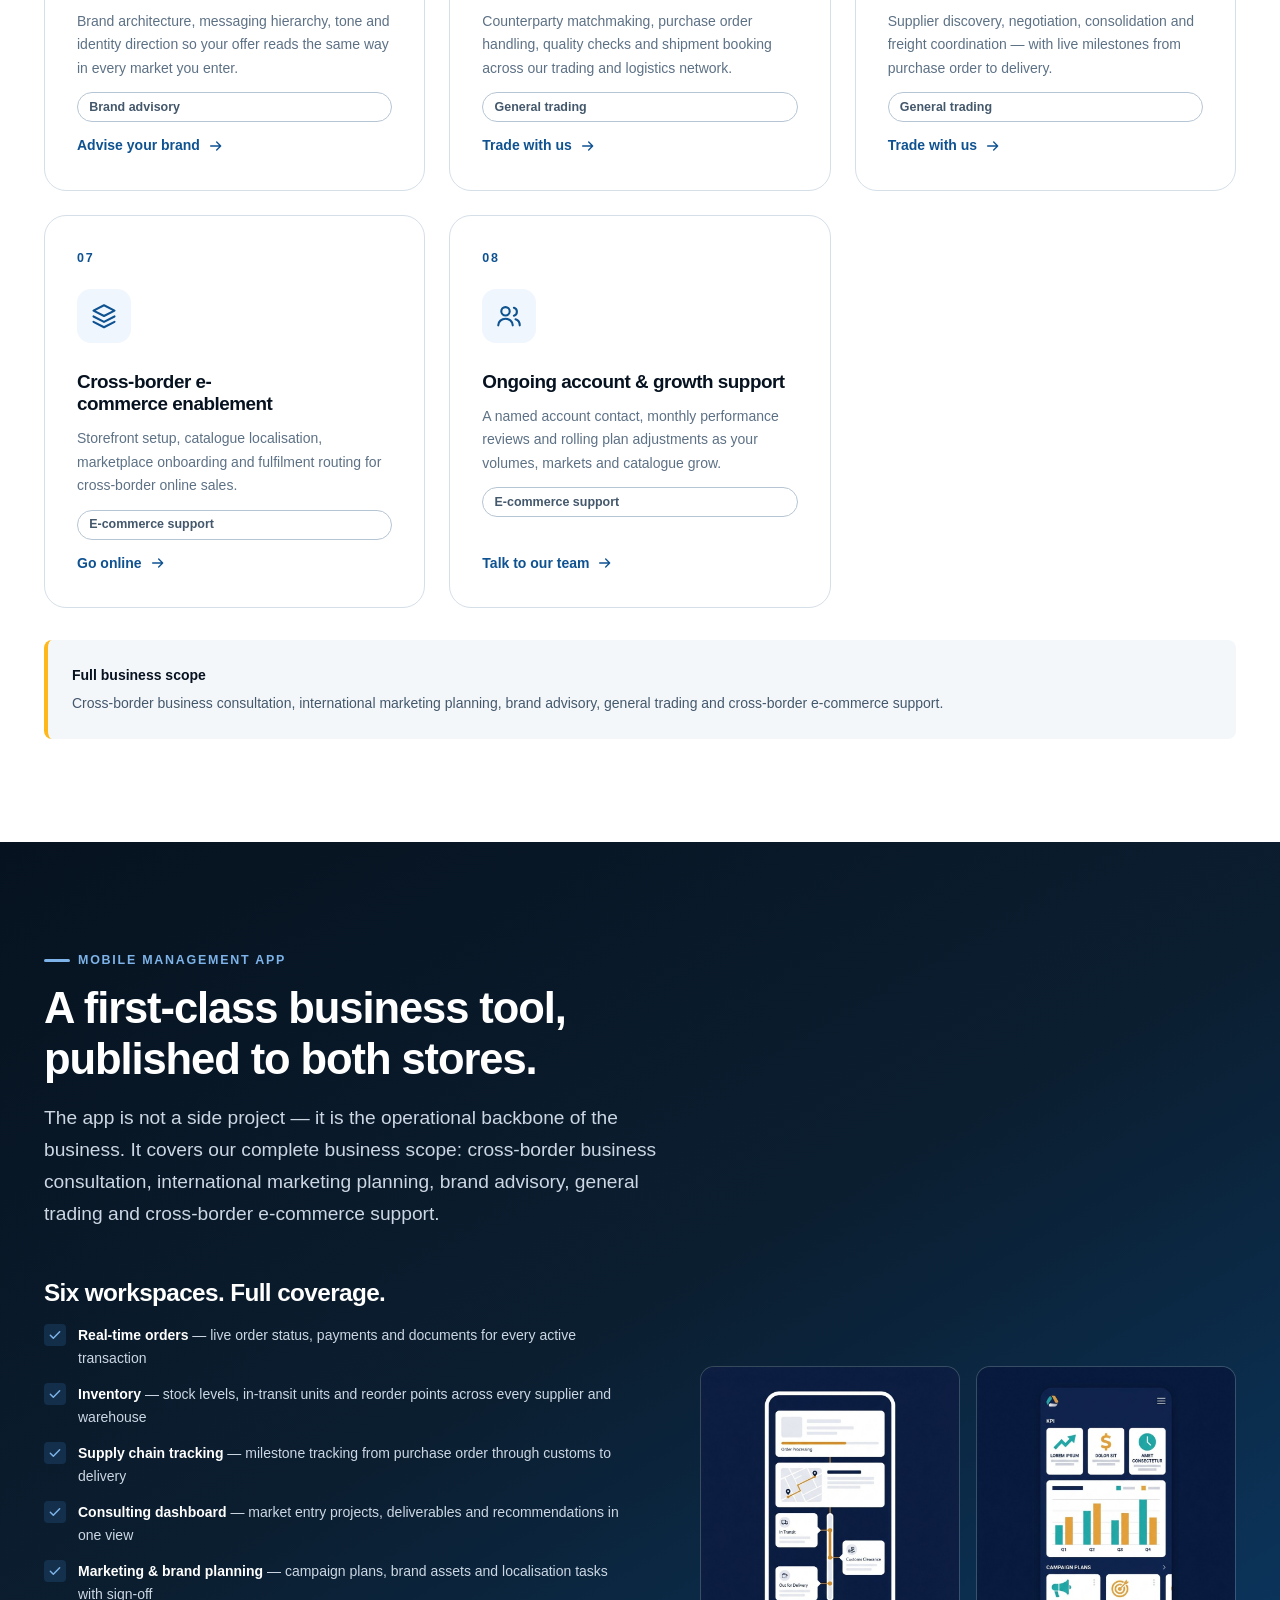
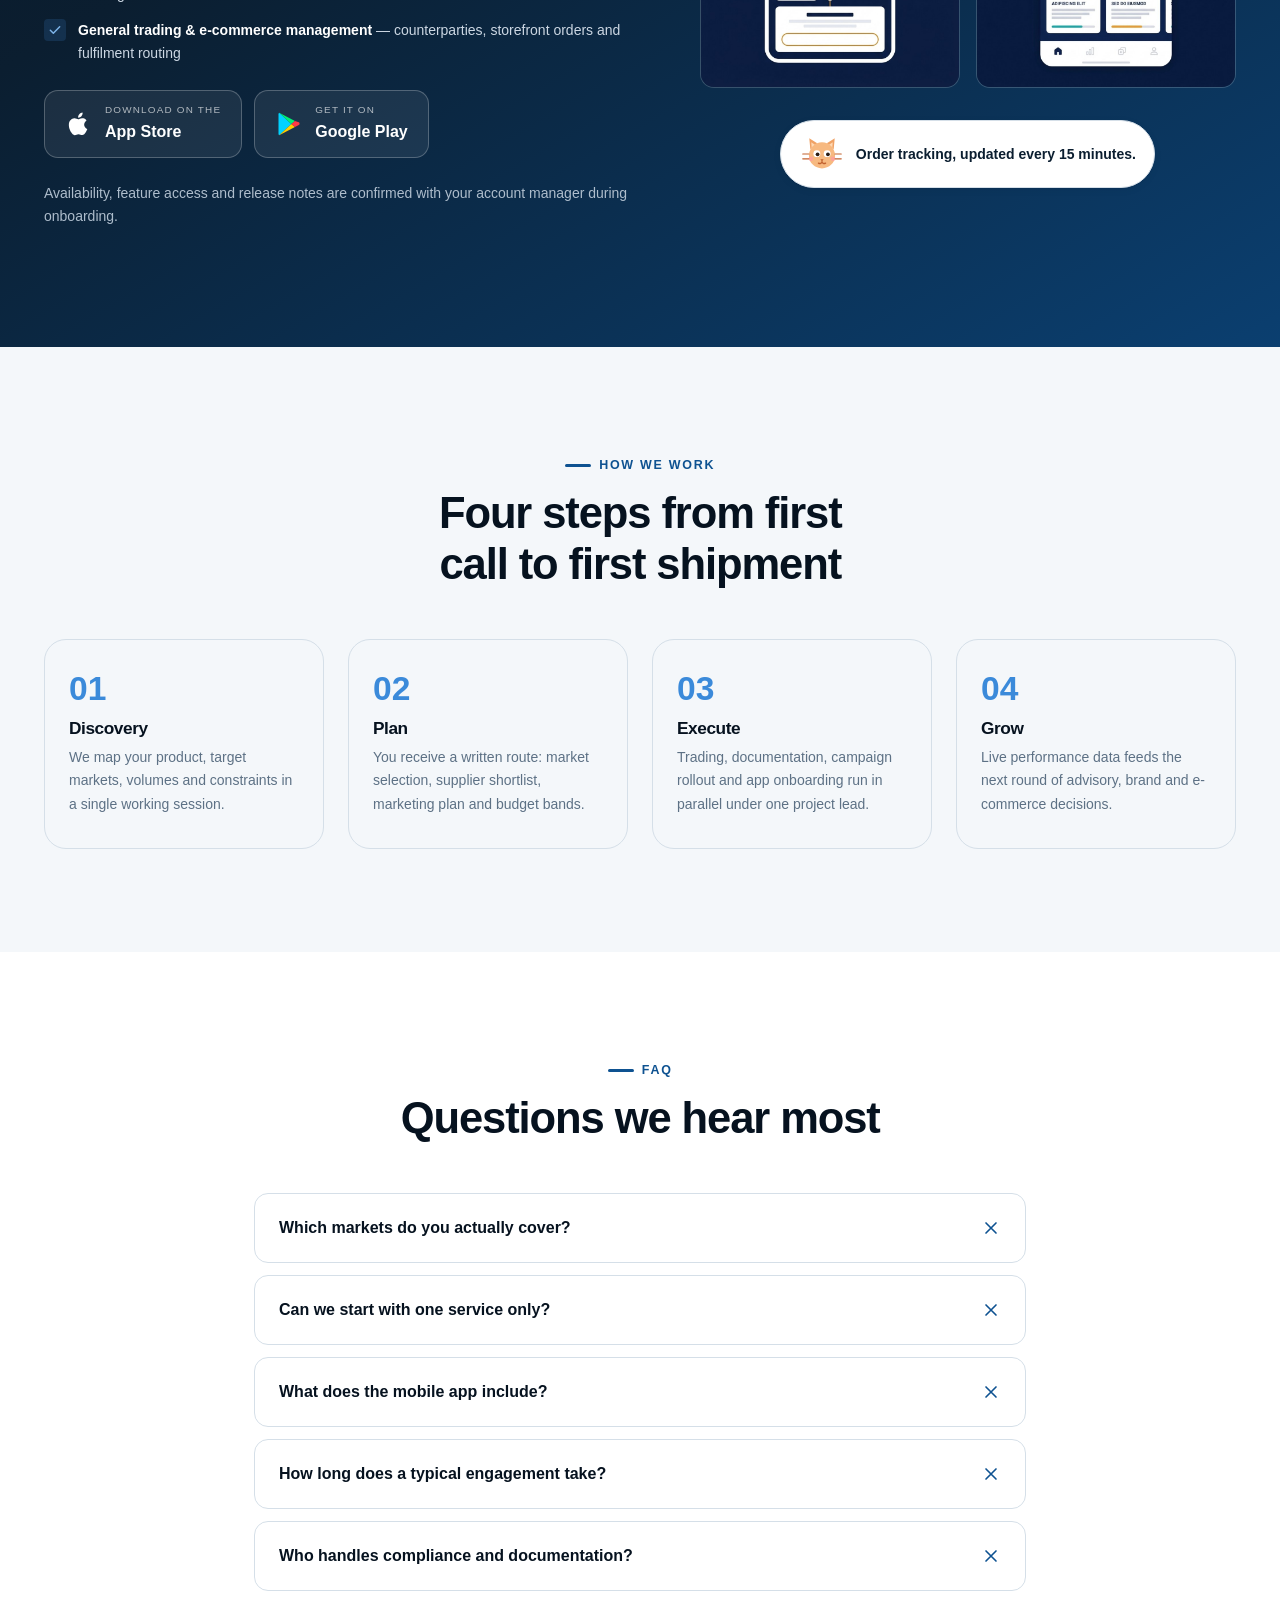
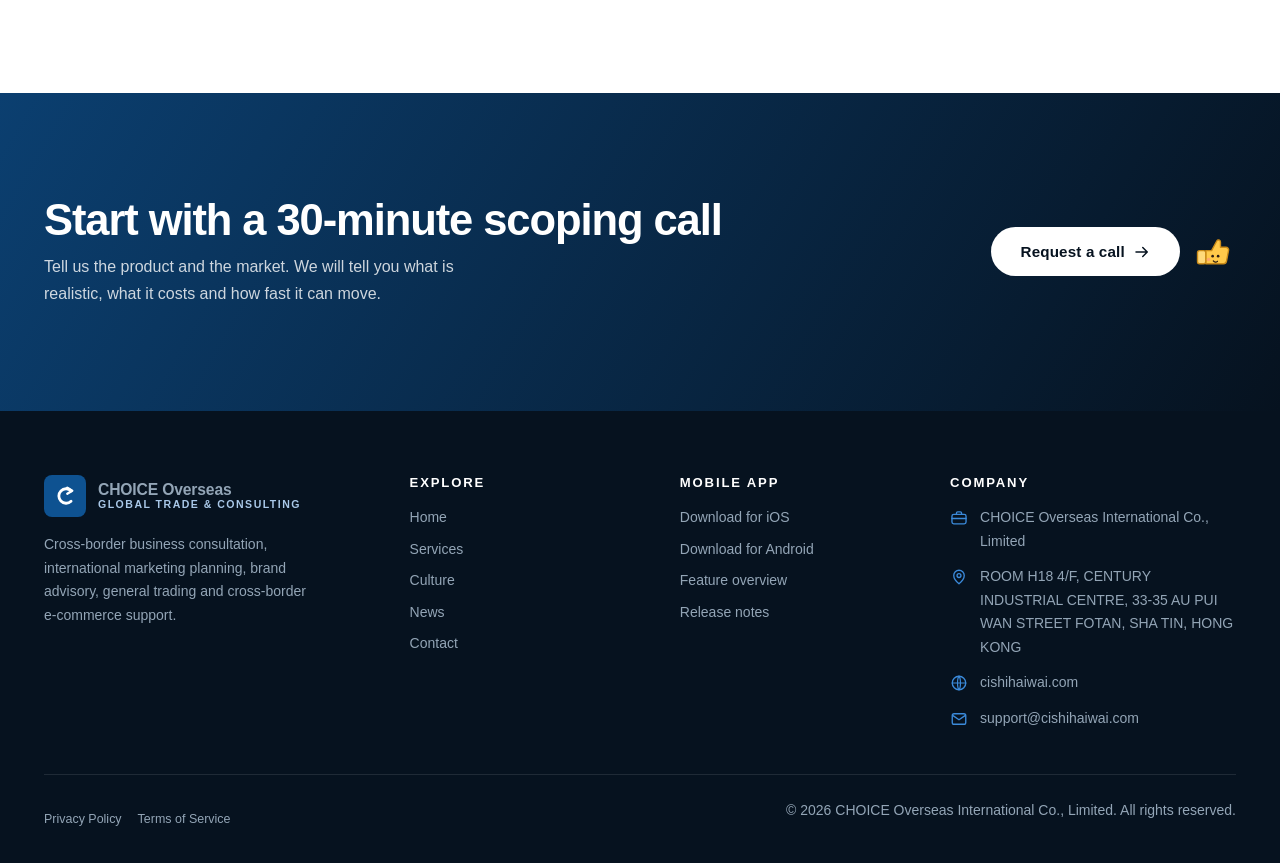
<file: services.html>
<!DOCTYPE html>
<html lang="en">
<head>
<meta charset="UTF-8">
<meta name="viewport" content="width=device-width, initial-scale=1">
<title>Services &amp; Mobile Management App | CHOICE Overseas International</title>
<meta name="description" content="Our core business scope: cross-border business consultation, international marketing planning, brand advisory, general trading and cross-border e-commerce support — all delivered through our mobile management app.">
<link rel="canonical" href="https://cishihaiwai.com/services.html">
<meta property="og:type" content="website">
<meta property="og:site_name" content="CHOICE Overseas International Co., Limited">
<meta property="og:title" content="Services &amp; Mobile Management App | CHOICE Overseas International">
<meta property="og:description" content="Cross-border business consultation, international marketing planning, brand advisory, general trading and cross-border e-commerce support.">
<meta property="og:url" content="https://cishihaiwai.com/services.html">
<meta property="og:image" content="https://cishihaiwai.com/images/hero.jpg">
<meta name="twitter:card" content="summary_large_image">
<meta name="twitter:title" content="Services &amp; Mobile Management App | CHOICE Overseas International">
<meta name="twitter:description" content="Cross-border business consultation, international marketing planning, brand advisory, general trading and cross-border e-commerce support.">
<meta name="twitter:image" content="https://cishihaiwai.com/images/hero.jpg">
<link rel="icon" href="images/favicon.svg" type="image/svg+xml">
<link rel="stylesheet" href="css/style.css">
</head>
<body data-page="services">
<header id="site-header"></header>

<main>

  <!-- ============ PAGE HERO ============ -->
  <section class="page-hero">
    <div class="container">
      <nav class="breadcrumb reveal" aria-label="Breadcrumb">
        <a href="./">Home</a> <span aria-hidden="true">/</span> <span>Services</span>
      </nav>
      <h1 class="reveal">Five business lines. One accountable team.</h1>
      <p class="lead reveal">Cross-border business consultation, international marketing planning, brand advisory, general trading and cross-border e-commerce support &mdash; structured as eight concrete service modules you can start with, then expand.</p>
      <div class="page-hero__meta reveal">
        <span class="badge badge--dark">Consultation</span>
        <span class="badge badge--dark">Marketing planning</span>
        <span class="badge badge--dark">Brand advisory</span>
        <span class="badge badge--dark">General trading</span>
        <span class="badge badge--dark">E-commerce support</span>
      </div>
    </div>
  </section>

  <!-- ============ CORE BUSINESS GRID ============ -->
  <section class="section" id="core-business">
    <div class="container">
      <div class="section-head section-head--center reveal">
        <span class="eyebrow">Core business</span>
        <h2>Everything we do, mapped to our business scope</h2>
        <p class="lead">Each module below sits inside our published scope &mdash; <strong>Cross-border business consultation, international marketing planning, brand advisory, general trading and cross-border e-commerce support</strong> &mdash; so nothing is off the table and nothing is out of scope.</p>
      </div>

      <div class="service-grid stagger">
        <article class="service-card">
          <span class="card__num">01</span>
          <span class="card__icon"><svg aria-hidden="true"><use href="#briefcase"></use></svg></span>
          <h3>Cross-border market entry consulting</h3>
          <p>We profile demand, regulation, logistics and channel economics in your target market, then hand you a ranked entry plan with costs, risks and milestones.</p>
          <span class="tag">Business consultation</span>
          <a class="service-card__link" href="./contact.html">Start a consultation <svg aria-hidden="true"><use href="#arrow-right"></use></svg></a>
        </article>

        <article class="service-card">
          <span class="card__num">02</span>
          <span class="card__icon"><svg aria-hidden="true"><use href="#shield"></use></svg></span>
          <h3>Trade strategy &amp; compliance advisory</h3>
          <p>Sanctions screening, customs documentation, product certification and contract structures reviewed by our advisory desk before any transaction is signed.</p>
          <span class="tag">Business consultation</span>
          <a class="service-card__link" href="./contact.html">Start a consultation <svg aria-hidden="true"><use href="#arrow-right"></use></svg></a>
        </article>

        <article class="service-card">
          <span class="card__num">03</span>
          <span class="card__icon"><svg aria-hidden="true"><use href="#chart"></use></svg></span>
          <h3>International marketing planning</h3>
          <p>Market-by-market launch plans: channel selection, pricing architecture, campaign calendars and performance targets your team can execute.</p>
          <span class="tag">Marketing planning</span>
          <a class="service-card__link" href="./contact.html">Plan your launch <svg aria-hidden="true"><use href="#arrow-right"></use></svg></a>
        </article>

        <article class="service-card">
          <span class="card__num">04</span>
          <span class="card__icon"><svg aria-hidden="true"><use href="#star"></use></svg></span>
          <h3>Brand advisory &amp; positioning</h3>
          <p>Brand architecture, messaging hierarchy, tone and identity direction so your offer reads the same way in every market you enter.</p>
          <span class="tag">Brand advisory</span>
          <a class="service-card__link" href="./contact.html">Advise your brand <svg aria-hidden="true"><use href="#arrow-right"></use></svg></a>
        </article>

        <article class="service-card">
          <span class="card__num">05</span>
          <span class="card__icon"><svg aria-hidden="true"><use href="#truck"></use></svg></span>
          <h3>General trading operations</h3>
          <p>Counterparty matchmaking, purchase order handling, quality checks and shipment booking across our trading and logistics network.</p>
          <span class="tag">General trading</span>
          <a class="service-card__link" href="./contact.html">Trade with us <svg aria-hidden="true"><use href="#arrow-right"></use></svg></a>
        </article>

        <article class="service-card">
          <span class="card__num">06</span>
          <span class="card__icon"><svg aria-hidden="true"><use href="#cart"></use></svg></span>
          <h3>Sourcing &amp; supply chain support</h3>
          <p>Supplier discovery, negotiation, consolidation and freight coordination &mdash; with live milestones from purchase order to delivery.</p>
          <span class="tag">General trading</span>
          <a class="service-card__link" href="./contact.html">Trade with us <svg aria-hidden="true"><use href="#arrow-right"></use></svg></a>
        </article>

        <article class="service-card">
          <span class="card__num">07</span>
          <span class="card__icon"><svg aria-hidden="true"><use href="#layers"></use></svg></span>
          <h3>Cross-border e-commerce enablement</h3>
          <p>Storefront setup, catalogue localisation, marketplace onboarding and fulfilment routing for cross-border online sales.</p>
          <span class="tag">E-commerce support</span>
          <a class="service-card__link" href="./contact.html">Go online <svg aria-hidden="true"><use href="#arrow-right"></use></svg></a>
        </article>

        <article class="service-card">
          <span class="card__num">08</span>
          <span class="card__icon"><svg aria-hidden="true"><use href="#users"></use></svg></span>
          <h3>Ongoing account &amp; growth support</h3>
          <p>A named account contact, monthly performance reviews and rolling plan adjustments as your volumes, markets and catalogue grow.</p>
          <span class="tag">E-commerce support</span>
          <a class="service-card__link" href="./contact.html">Talk to our team <svg aria-hidden="true"><use href="#arrow-right"></use></svg></a>
        </article>
      </div>

      <div class="scope-note reveal">
        <strong>Full business scope</strong>
        Cross-border business consultation, international marketing planning, brand advisory, general trading and cross-border e-commerce support.
      </div>
    </div>
  </section>

  <!-- ============ MOBILE MANAGEMENT APP ============ -->
  <section class="section app" id="app">
    <div class="container">
      <div class="section-head reveal">
        <span class="eyebrow">Mobile management app</span>
        <h2>A first-class business tool, published to both stores.</h2>
        <p class="lead">The app is not a side project &mdash; it is the operational backbone of the business. It covers our complete business scope: cross-border business consultation, international marketing planning, brand advisory, general trading and cross-border e-commerce support.</p>
      </div>

      <div class="app__grid">
        <div class="reveal">
          <h3>Six workspaces. Full coverage.</h3>
          <ul class="feature-list mt-6">
            <li><svg aria-hidden="true"><use href="#check"></use></svg><span><strong>Real-time orders</strong> &mdash; live order status, payments and documents for every active transaction</span></li>
            <li><svg aria-hidden="true"><use href="#check"></use></svg><span><strong>Inventory</strong> &mdash; stock levels, in-transit units and reorder points across every supplier and warehouse</span></li>
            <li><svg aria-hidden="true"><use href="#check"></use></svg><span><strong>Supply chain tracking</strong> &mdash; milestone tracking from purchase order through customs to delivery</span></li>
            <li><svg aria-hidden="true"><use href="#check"></use></svg><span><strong>Consulting dashboard</strong> &mdash; market entry projects, deliverables and recommendations in one view</span></li>
            <li><svg aria-hidden="true"><use href="#check"></use></svg><span><strong>Marketing &amp; brand planning</strong> &mdash; campaign plans, brand assets and localisation tasks with sign-off</span></li>
            <li><svg aria-hidden="true"><use href="#check"></use></svg><span><strong>General trading &amp; e-commerce management</strong> &mdash; counterparties, storefront orders and fulfilment routing</span></li>
          </ul>

          <div class="app__badges">
            <a class="store-badge" href="./contact.html">
              <svg aria-hidden="true"><use href="#apple"></use></svg>
              <span><span class="store-badge__text">Download on the</span><span class="store-badge__name">App Store</span></span>
            </a>
            <a class="store-badge" href="./contact.html">
              <svg aria-hidden="true"><use href="#google-play"></use></svg>
              <span><span class="store-badge__text">Get it on</span><span class="store-badge__name">Google Play</span></span>
            </a>
          </div>

          <p class="muted">Availability, feature access and release notes are confirmed with your account manager during onboarding.</p>
        </div>

        <div class="reveal">
          <div class="app__shots">
            <div class="app__shot">
              <img src="images/app-1.jpg" alt="App screen: order and supply chain tracking" width="900" height="1117">
            </div>
            <div class="app__shot">
              <img src="images/app-2.jpg" alt="App screen: consulting dashboard and marketing plan" width="900" height="1117">
            </div>
          </div>
          <div class="text-center mt-6">
            <span class="mascot-bubble">
              <span class="mascot mascot--sm" data-mascot="cat" aria-hidden="true"></span>
              Order tracking, updated every 15 minutes.
            </span>
          </div>
        </div>
      </div>
    </div>
  </section>

  <!-- ============ PROCESS ============ -->
  <section class="section section--surface" id="process">
    <div class="container">
      <div class="section-head section-head--center reveal">
        <span class="eyebrow">How we work</span>
        <h2>Four steps from first call to first shipment</h2>
      </div>

      <div class="steps stagger">
        <div class="step">
          <h3>Discovery</h3>
          <p>We map your product, target markets, volumes and constraints in a single working session.</p>
        </div>
        <div class="step">
          <h3>Plan</h3>
          <p>You receive a written route: market selection, supplier shortlist, marketing plan and budget bands.</p>
        </div>
        <div class="step">
          <h3>Execute</h3>
          <p>Trading, documentation, campaign rollout and app onboarding run in parallel under one project lead.</p>
        </div>
        <div class="step">
          <h3>Grow</h3>
          <p>Live performance data feeds the next round of advisory, brand and e-commerce decisions.</p>
        </div>
      </div>
    </div>
  </section>

  <!-- ============ FAQ ============ -->
  <section class="section" id="faq">
    <div class="container container--narrow">
      <div class="section-head section-head--center reveal">
        <span class="eyebrow">FAQ</span>
        <h2>Questions we hear most</h2>
      </div>

      <div class="faq stagger">
        <div class="faq__item">
          <button class="faq__q" type="button" aria-expanded="false">
            <span>Which markets do you actually cover?</span>
            <svg aria-hidden="true"><use href="#close"></use></svg>
          </button>
          <div class="faq__a"><p>We work with partners across Greater China, Southeast Asia, the Middle East, Europe and North America. The specific route depends on your product category, documentation requirements and target customer &mdash; we confirm feasibility before quoting.</p></div>
        </div>

        <div class="faq__item">
          <button class="faq__q" type="button" aria-expanded="false">
            <span>Can we start with one service only?</span>
            <svg aria-hidden="true"><use href="#close"></use></svg>
          </button>
          <div class="faq__a"><p>Yes. Most engagements begin with a single consulting or marketing planning project, then expand into general trading and cross-border e-commerce support once the route is proven. Every module is separately scoped and priced.</p></div>
        </div>

        <div class="faq__item">
          <button class="faq__q" type="button" aria-expanded="false">
            <span>What does the mobile app include?</span>
            <svg aria-hidden="true"><use href="#close"></use></svg>
          </button>
          <div class="faq__a"><p>The app covers real-time orders, inventory, supply chain tracking, a consulting dashboard, marketing and brand planning modules, and general trading with e-commerce management. It is distributed through the Apple App Store and Google Play.</p></div>
        </div>

        <div class="faq__item">
          <button class="faq__q" type="button" aria-expanded="false">
            <span>How long does a typical engagement take?</span>
            <svg aria-hidden="true"><use href="#close"></use></svg>
          </button>
          <div class="faq__a"><p>A market entry consultation usually completes within two to three weeks. First general trading shipments typically land four to eight weeks after the plan is approved, depending on customs clearance and production lead times.</p></div>
        </div>

        <div class="faq__item">
          <button class="faq__q" type="button" aria-expanded="false">
            <span>Who handles compliance and documentation?</span>
            <svg aria-hidden="true"><use href="#close"></use></svg>
          </button>
          <div class="faq__a"><p>Our advisory desk prepares and reviews export documentation, product certification requirements, contracts and sanctions screening before any transaction is committed. We work alongside your own legal counsel where required.</p></div>
        </div>
      </div>
    </div>
  </section>

  <!-- ============ CTA ============ -->
  <section class="section cta-band">
    <div class="container">
      <div class="cta-band__inner reveal">
        <div>
          <h2>Start with a 30-minute scoping call</h2>
          <p>Tell us the product and the market. We will tell you what is realistic, what it costs and how fast it can move.</p>
        </div>
        <div class="btn-row">
          <a class="btn btn--light" href="./contact.html">Request a call <svg aria-hidden="true"><use href="#arrow-right"></use></svg></a>
          <span class="mascot mascot--sm" data-mascot="thumbs-up" aria-hidden="true"></span>
        </div>
      </div>
    </div>
  </section>

</main>

<footer id="site-footer"></footer>
<script src="js/main.js" defer></script>
</body>
</html>
</file>
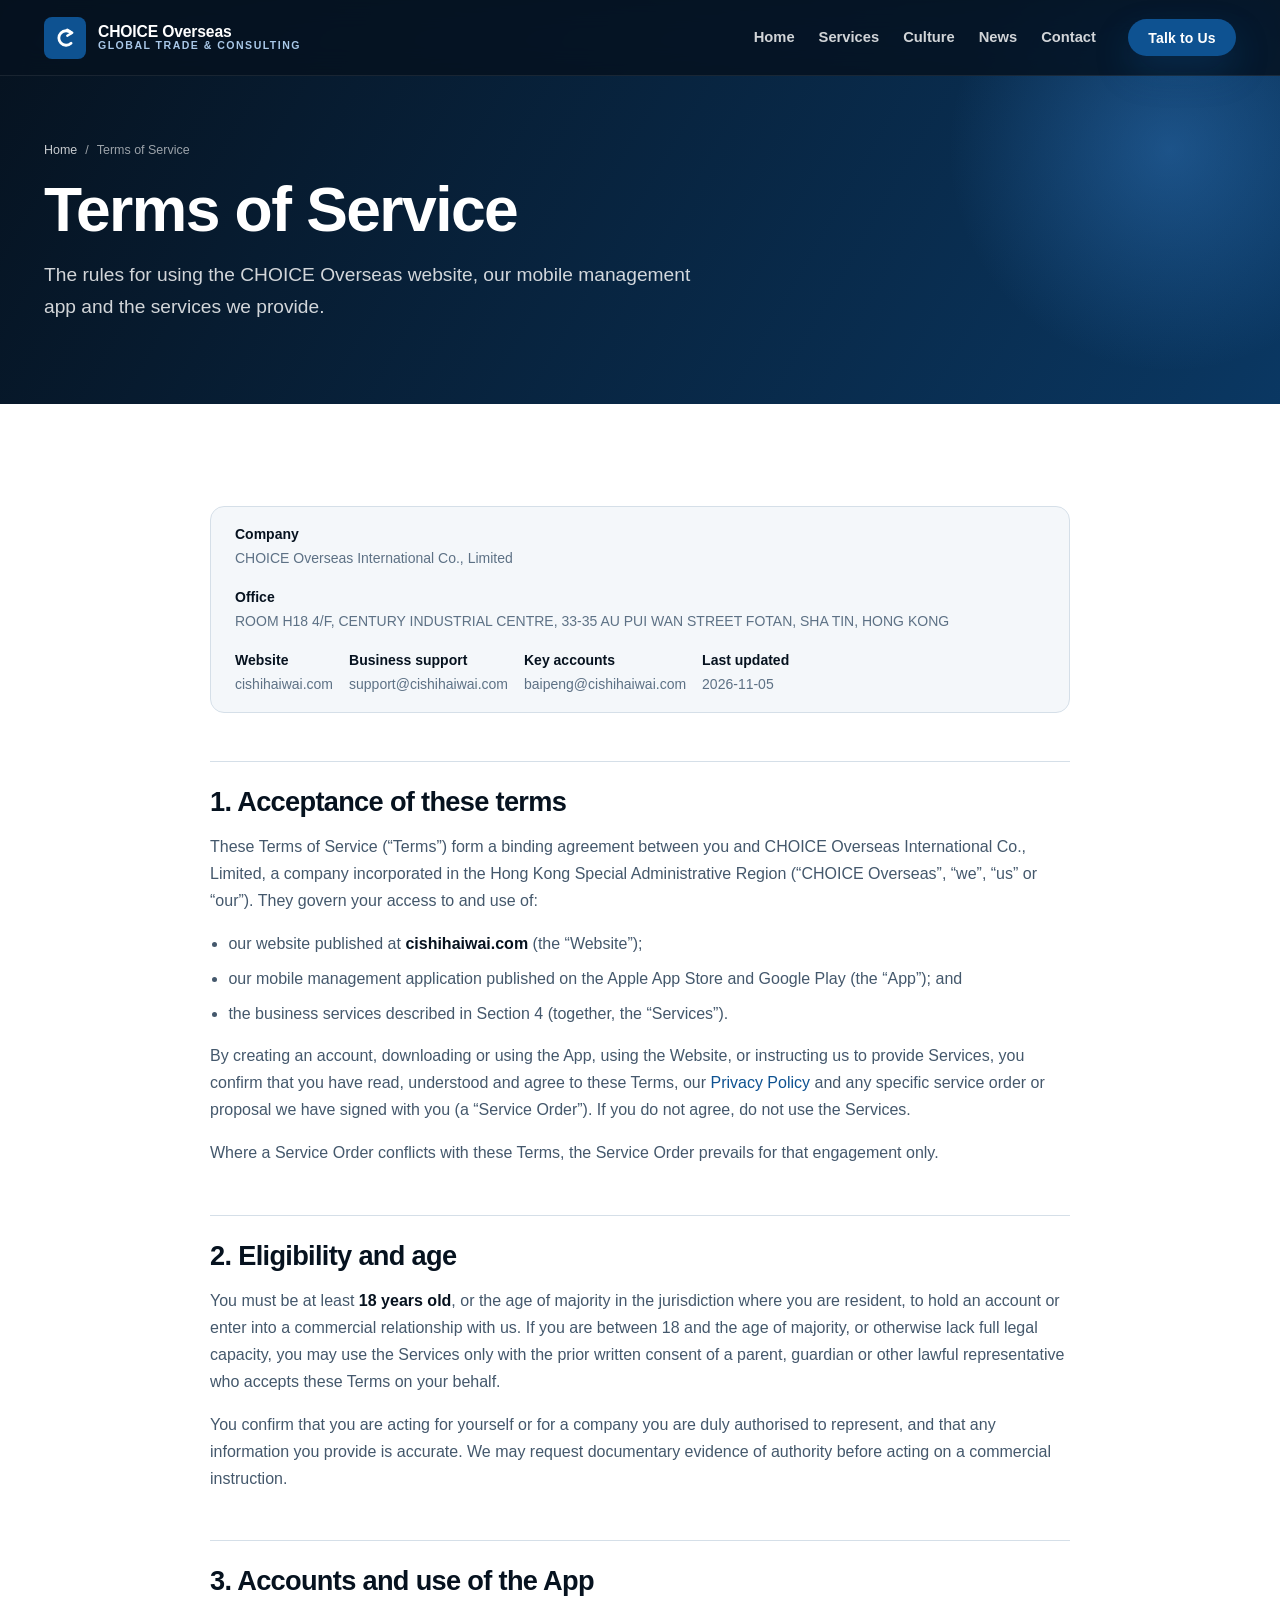
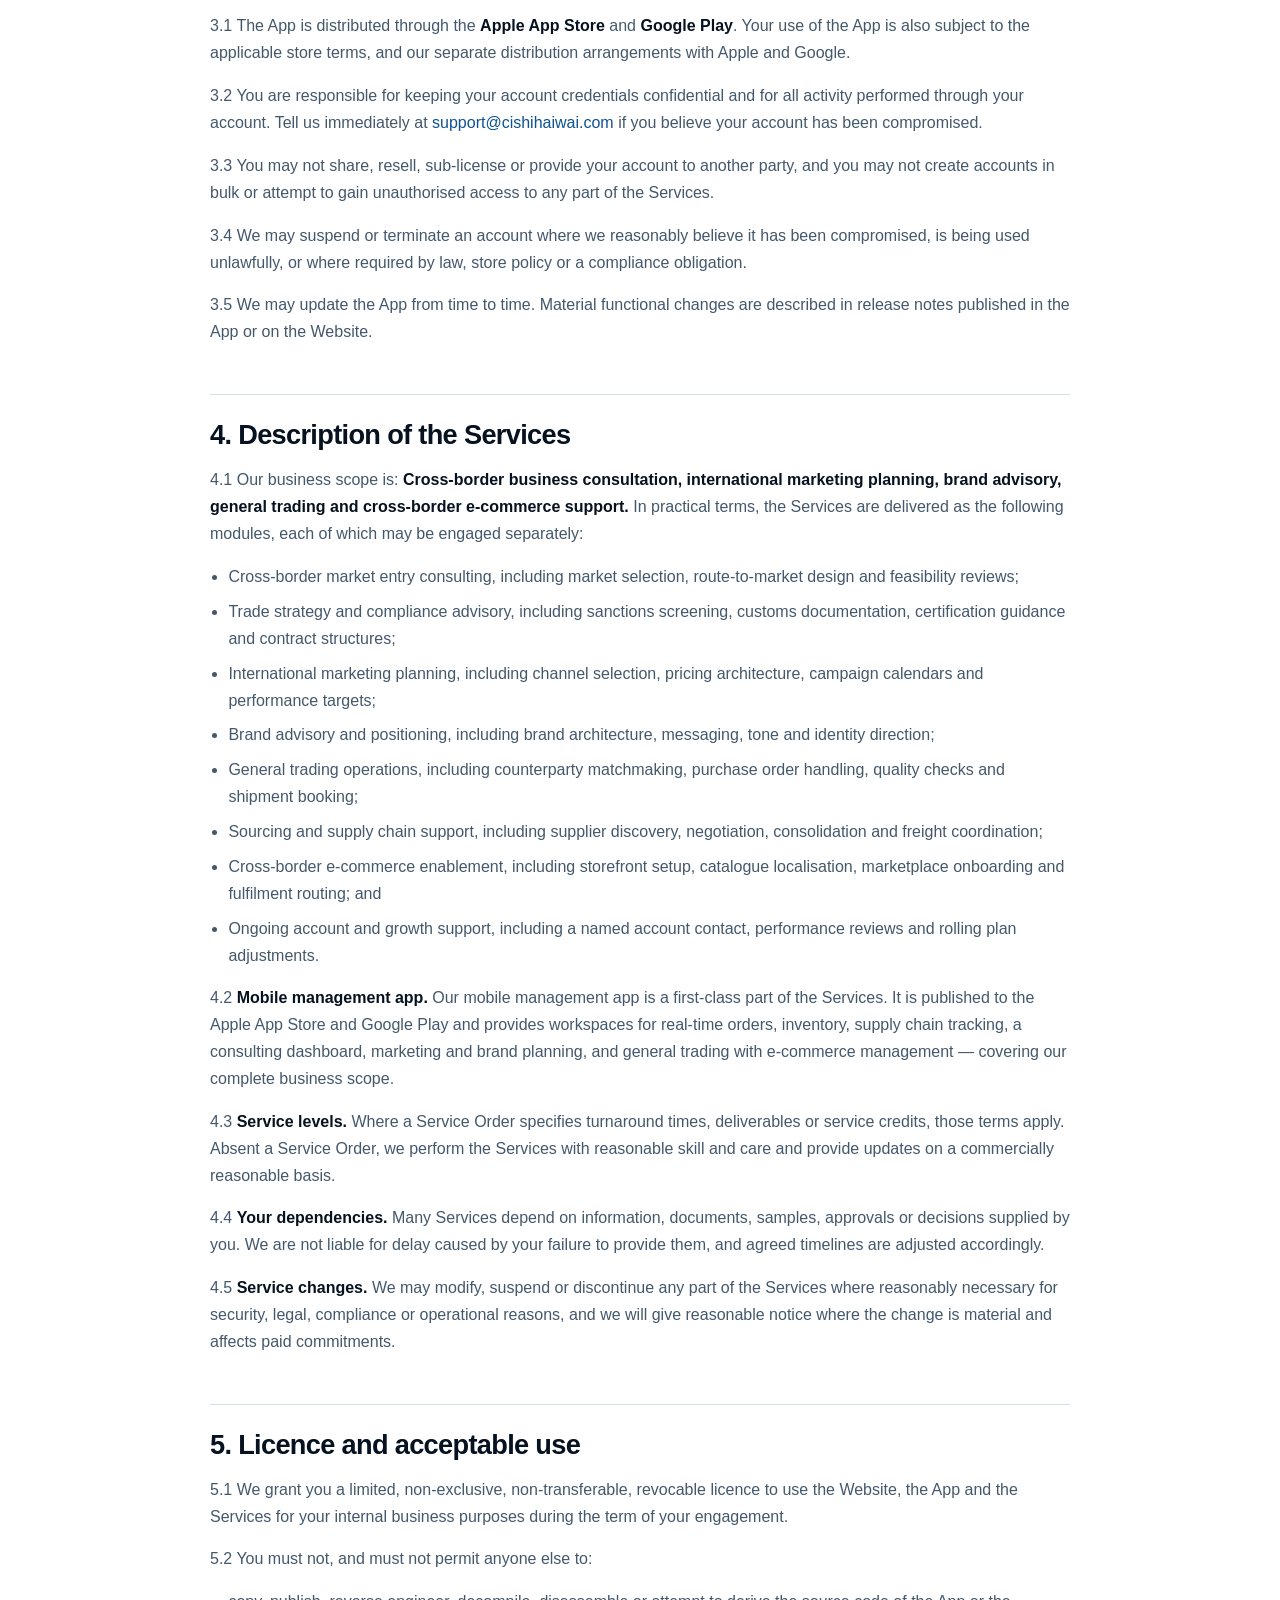
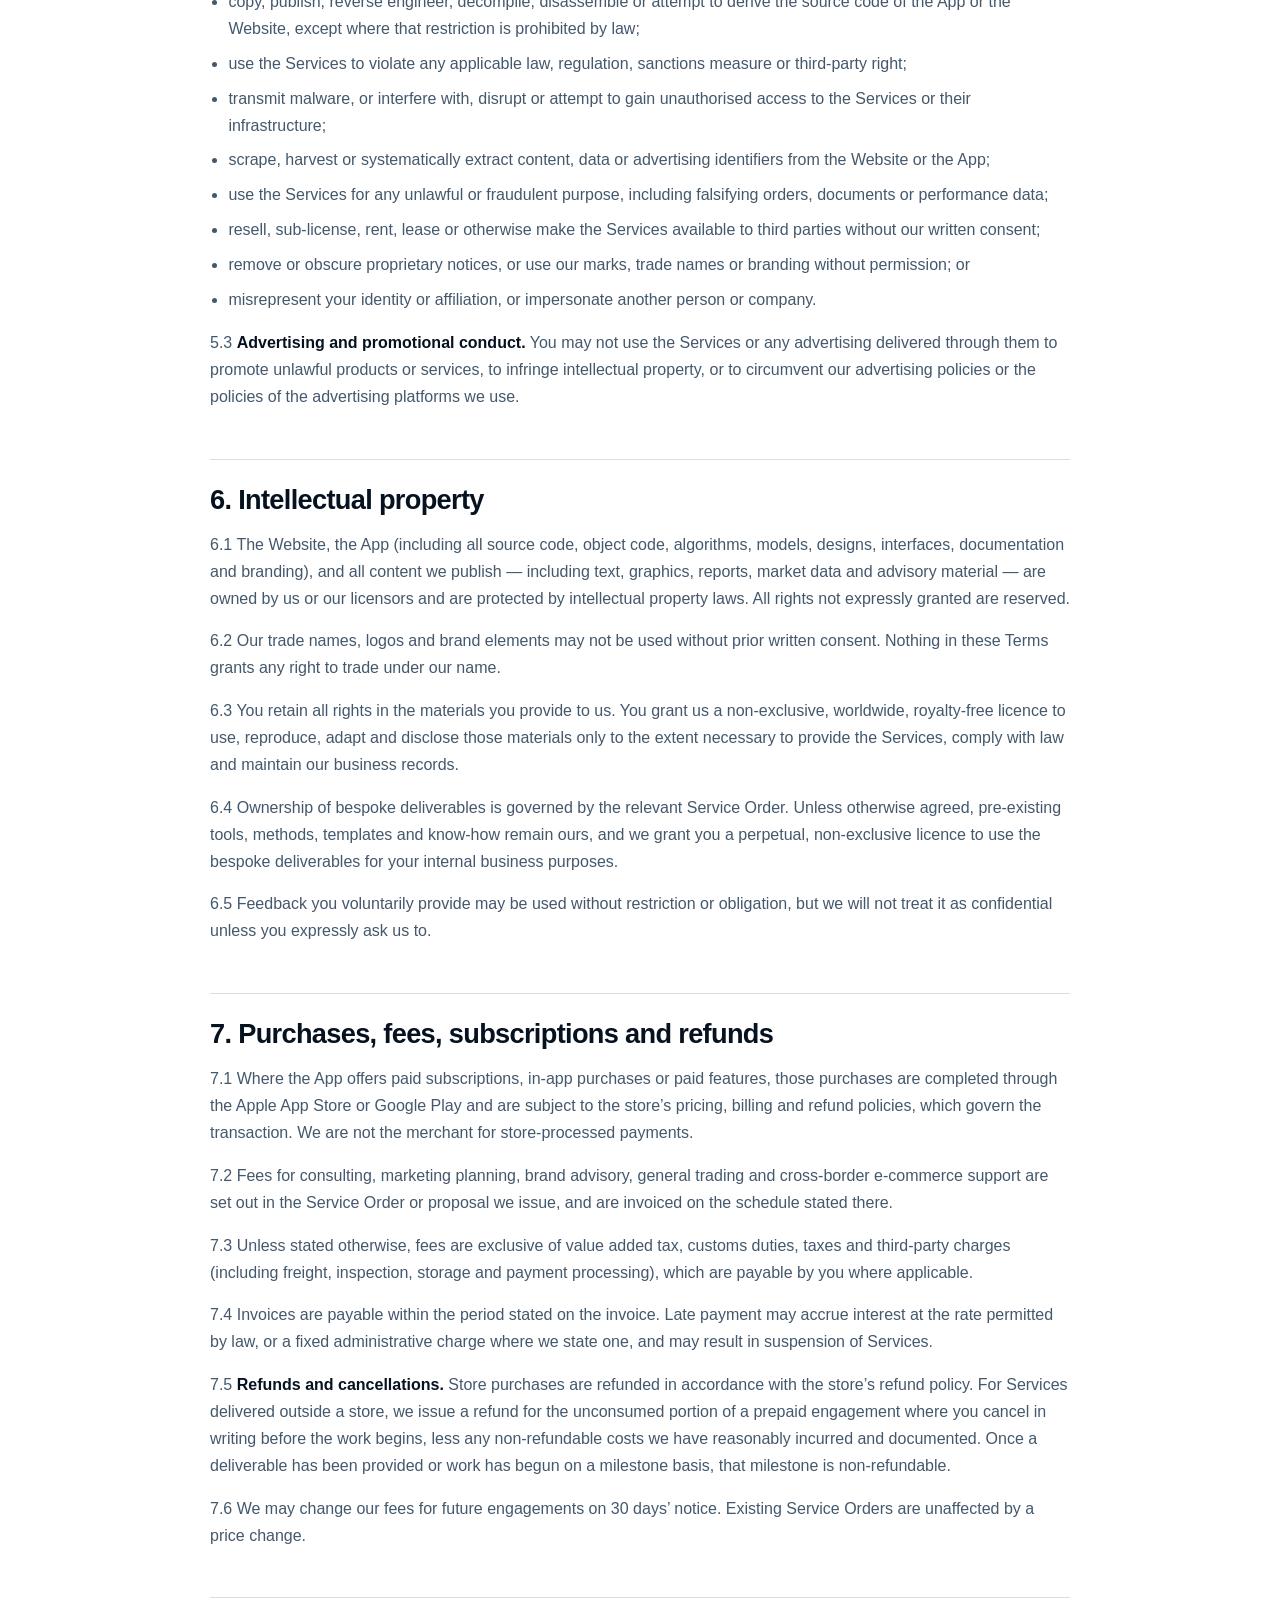
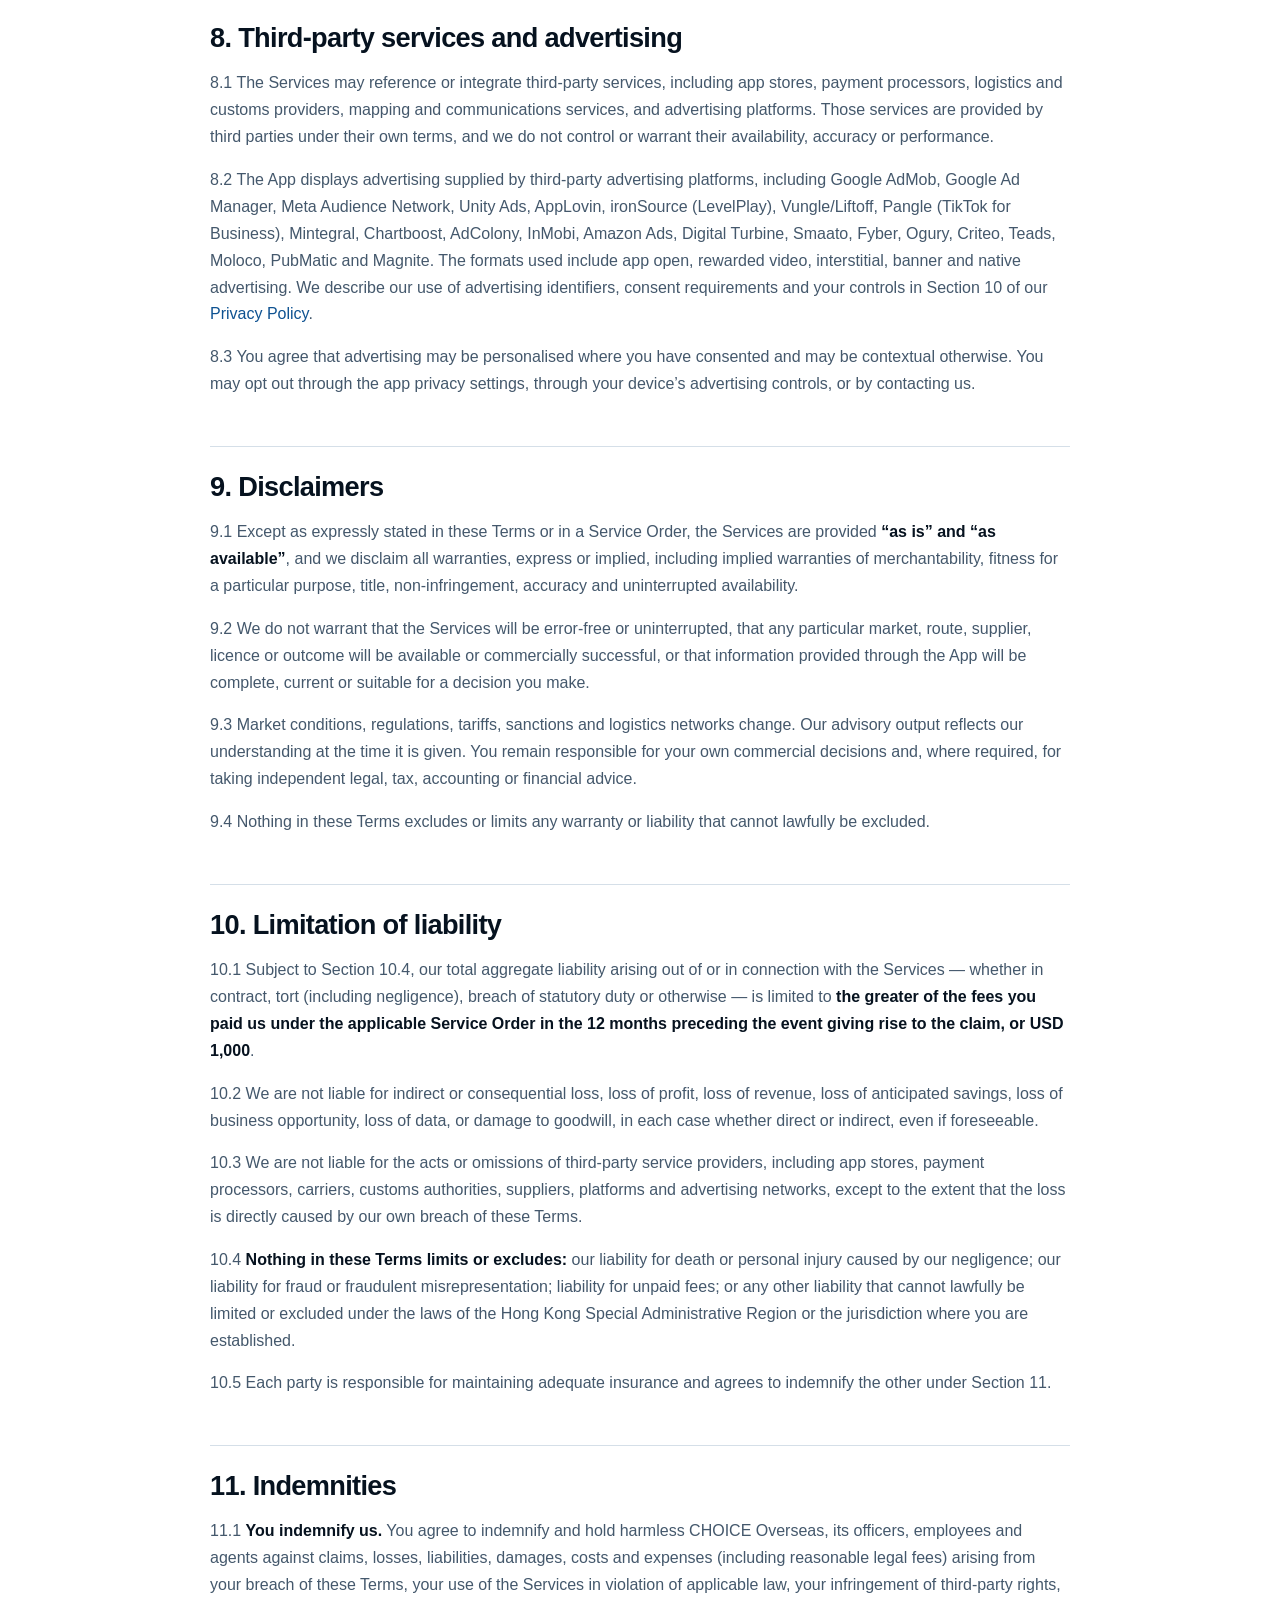
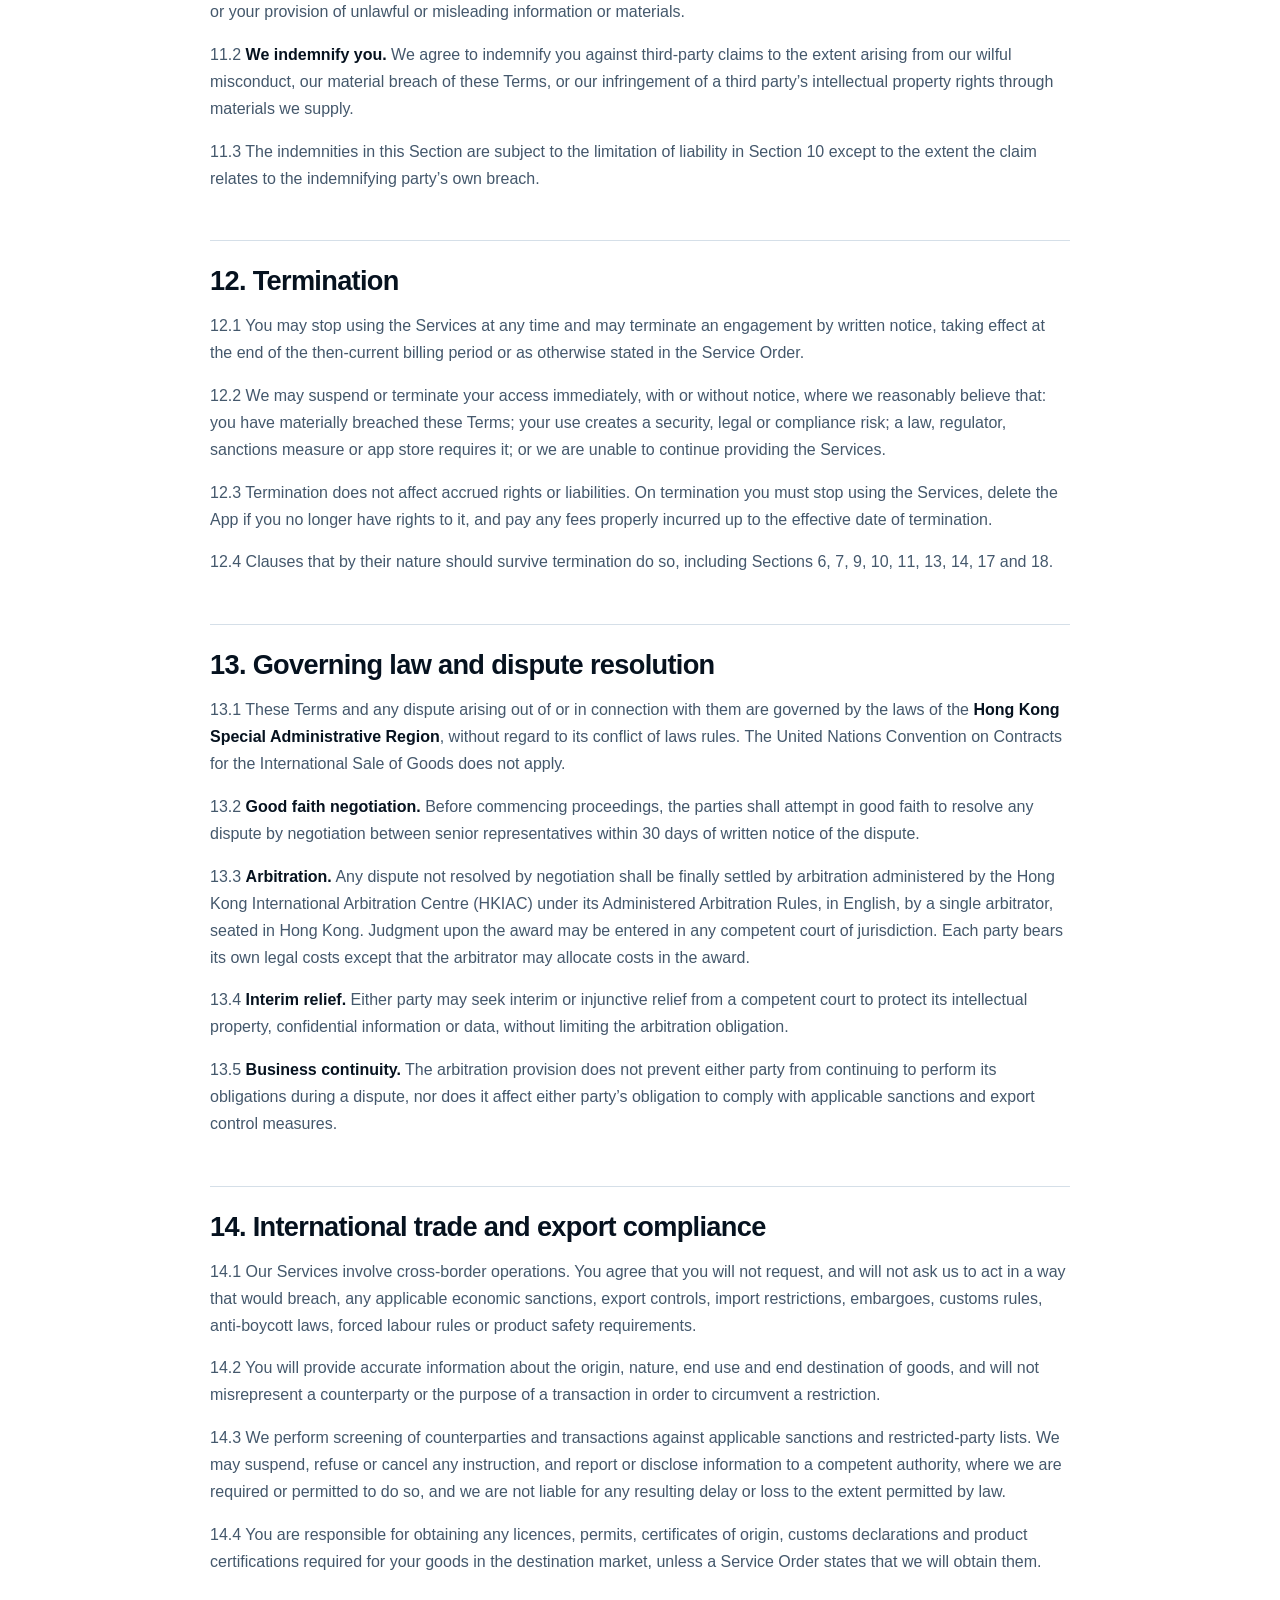
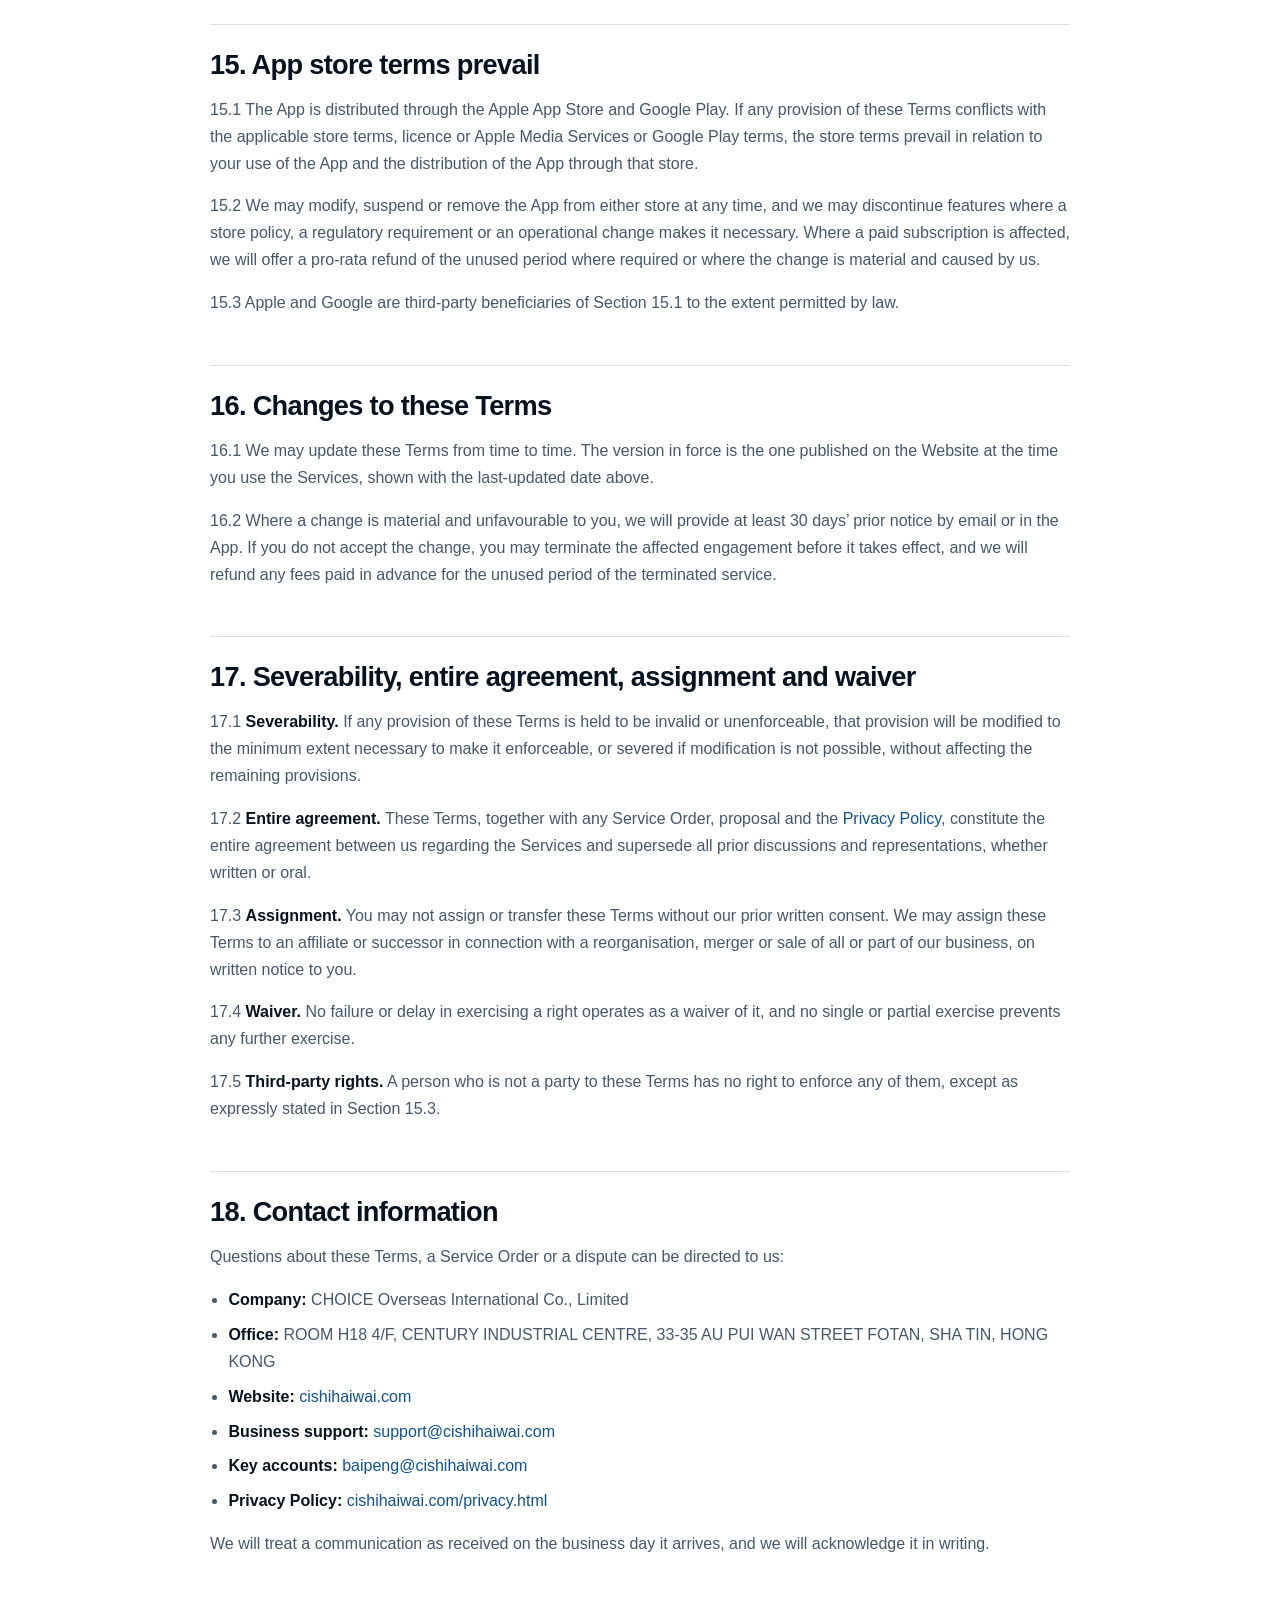
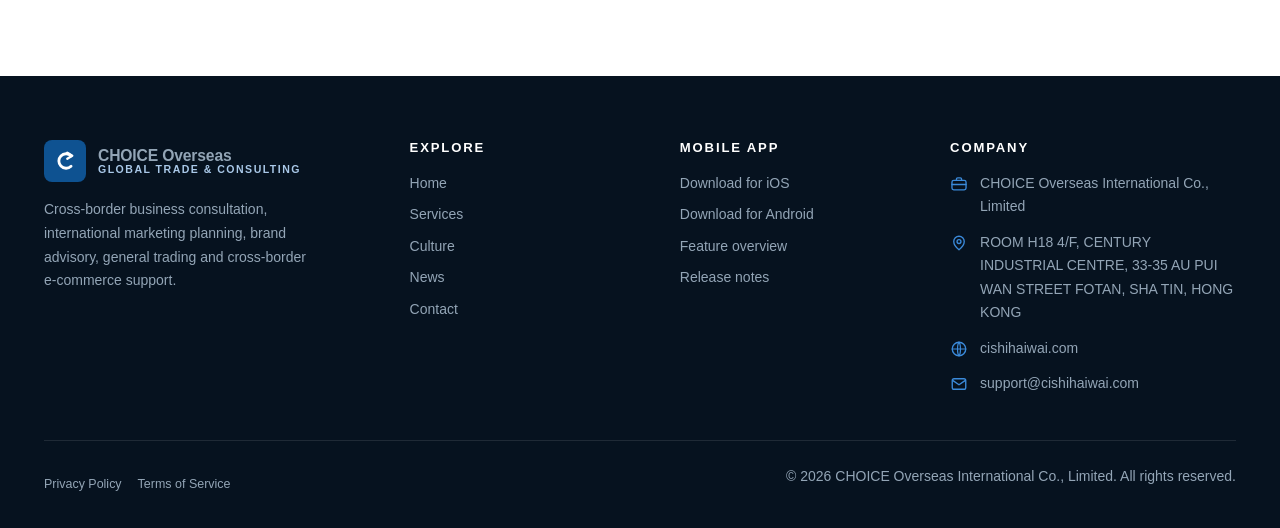
<file: terms.html>
<!DOCTYPE html>
<html lang="en">
<head>
<meta charset="UTF-8">
<meta name="viewport" content="width=device-width, initial-scale=1">
<title>Terms of Service | CHOICE Overseas International Co., Limited</title>
<meta name="description" content="Terms governing access to and use of the CHOICE Overseas International website, mobile management app and related services.">
<link rel="canonical" href="https://cishihaiwai.com/terms.html">
<meta property="og:type" content="website">
<meta property="og:site_name" content="CHOICE Overseas International Co., Limited">
<meta property="og:title" content="Terms of Service | CHOICE Overseas International Co., Limited">
<meta property="og:description" content="Terms governing access to and use of our website, mobile management app and related services.">
<meta property="og:url" content="https://cishihaiwai.com/terms.html">
<meta property="og:image" content="https://cishihaiwai.com/images/hero.jpg">
<meta name="twitter:card" content="summary_large_image">
<meta name="twitter:title" content="Terms of Service | CHOICE Overseas International Co., Limited">
<meta name="twitter:description" content="Terms governing access to and use of our website, mobile management app and related services.">
<meta name="twitter:image" content="https://cishihaiwai.com/images/hero.jpg">
<link rel="icon" href="images/favicon.svg" type="image/svg+xml">
<link rel="stylesheet" href="css/style.css">
</head>
<body data-page="legal">
<header id="site-header"></header>

<main>
<section class="page-hero">
  <div class="container">
    <nav class="breadcrumb reveal" aria-label="Breadcrumb">
      <a href="./">Home</a> <span aria-hidden="true">/</span> <span>Terms of Service</span>
    </nav>
    <h1 class="reveal">Terms of Service</h1>
    <p class="lead reveal">The rules for using the CHOICE Overseas website, our mobile management app and the services we provide.</p>
  </div>
</section>

<section class="section">
  <div class="container">
    <article class="legal">

      <div class="legal__meta reveal">
        <div><strong>Company</strong>CHOICE Overseas International Co., Limited</div>
        <div><strong>Office</strong>ROOM H18 4/F, CENTURY INDUSTRIAL CENTRE, 33-35 AU PUI WAN STREET FOTAN, SHA TIN, HONG KONG</div>
        <div><strong>Website</strong>cishihaiwai.com</div>
        <div><strong>Business support</strong>support@cishihaiwai.com</div>
        <div><strong>Key accounts</strong>baipeng@cishihaiwai.com</div>
        <div><strong>Last updated</strong><span id="last-updated">2026-11-05</span></div>
      </div>

      <h2 id="t1" class="reveal">1. Acceptance of these terms</h2>
      <p class="reveal">These Terms of Service (&ldquo;Terms&rdquo;) form a binding agreement between you and CHOICE Overseas International Co., Limited, a company incorporated in the Hong Kong Special Administrative Region (&ldquo;CHOICE Overseas&rdquo;, &ldquo;we&rdquo;, &ldquo;us&rdquo; or &ldquo;our&rdquo;). They govern your access to and use of:</p>
      <ul class="reveal">
        <li>our website published at <strong>cishihaiwai.com</strong> (the &ldquo;Website&rdquo;);</li>
        <li>our mobile management application published on the Apple App Store and Google Play (the &ldquo;App&rdquo;); and</li>
        <li>the business services described in Section 4 (together, the &ldquo;Services&rdquo;).</li>
      </ul>
      <p class="reveal">By creating an account, downloading or using the App, using the Website, or instructing us to provide Services, you confirm that you have read, understood and agree to these Terms, our <a href="./privacy.html">Privacy Policy</a> and any specific service order or proposal we have signed with you (a &ldquo;Service Order&rdquo;). If you do not agree, do not use the Services.</p>
      <p class="reveal">Where a Service Order conflicts with these Terms, the Service Order prevails for that engagement only.</p>

      <h2 id="t2" class="reveal">2. Eligibility and age</h2>
      <p class="reveal">You must be at least <strong>18 years old</strong>, or the age of majority in the jurisdiction where you are resident, to hold an account or enter into a commercial relationship with us. If you are between 18 and the age of majority, or otherwise lack full legal capacity, you may use the Services only with the prior written consent of a parent, guardian or other lawful representative who accepts these Terms on your behalf.</p>
      <p class="reveal">You confirm that you are acting for yourself or for a company you are duly authorised to represent, and that any information you provide is accurate. We may request documentary evidence of authority before acting on a commercial instruction.</p>

      <h2 id="t3" class="reveal">3. Accounts and use of the App</h2>
      <p class="reveal">3.1 The App is distributed through the <strong>Apple App Store</strong> and <strong>Google Play</strong>. Your use of the App is also subject to the applicable store terms, and our separate distribution arrangements with Apple and Google.</p>
      <p class="reveal">3.2 You are responsible for keeping your account credentials confidential and for all activity performed through your account. Tell us immediately at <a href="mailto:support@cishihaiwai.com">support@cishihaiwai.com</a> if you believe your account has been compromised.</p>
      <p class="reveal">3.3 You may not share, resell, sub-license or provide your account to another party, and you may not create accounts in bulk or attempt to gain unauthorised access to any part of the Services.</p>
      <p class="reveal">3.4 We may suspend or terminate an account where we reasonably believe it has been compromised, is being used unlawfully, or where required by law, store policy or a compliance obligation.</p>
      <p class="reveal">3.5 We may update the App from time to time. Material functional changes are described in release notes published in the App or on the Website.</p>

      <h2 id="t4" class="reveal">4. Description of the Services</h2>
      <p class="reveal">4.1 Our business scope is: <strong>Cross-border business consultation, international marketing planning, brand advisory, general trading and cross-border e-commerce support.</strong> In practical terms, the Services are delivered as the following modules, each of which may be engaged separately:</p>
      <ul class="reveal">
        <li>Cross-border market entry consulting, including market selection, route-to-market design and feasibility reviews;</li>
        <li>Trade strategy and compliance advisory, including sanctions screening, customs documentation, certification guidance and contract structures;</li>
        <li>International marketing planning, including channel selection, pricing architecture, campaign calendars and performance targets;</li>
        <li>Brand advisory and positioning, including brand architecture, messaging, tone and identity direction;</li>
        <li>General trading operations, including counterparty matchmaking, purchase order handling, quality checks and shipment booking;</li>
        <li>Sourcing and supply chain support, including supplier discovery, negotiation, consolidation and freight coordination;</li>
        <li>Cross-border e-commerce enablement, including storefront setup, catalogue localisation, marketplace onboarding and fulfilment routing; and</li>
        <li>Ongoing account and growth support, including a named account contact, performance reviews and rolling plan adjustments.</li>
      </ul>
      <p class="reveal">4.2 <strong>Mobile management app.</strong> Our mobile management app is a first-class part of the Services. It is published to the Apple App Store and Google Play and provides workspaces for real-time orders, inventory, supply chain tracking, a consulting dashboard, marketing and brand planning, and general trading with e-commerce management &mdash; covering our complete business scope.</p>
      <p class="reveal">4.3 <strong>Service levels.</strong> Where a Service Order specifies turnaround times, deliverables or service credits, those terms apply. Absent a Service Order, we perform the Services with reasonable skill and care and provide updates on a commercially reasonable basis.</p>
      <p class="reveal">4.4 <strong>Your dependencies.</strong> Many Services depend on information, documents, samples, approvals or decisions supplied by you. We are not liable for delay caused by your failure to provide them, and agreed timelines are adjusted accordingly.</p>
      <p class="reveal">4.5 <strong>Service changes.</strong> We may modify, suspend or discontinue any part of the Services where reasonably necessary for security, legal, compliance or operational reasons, and we will give reasonable notice where the change is material and affects paid commitments.</p>

      <h2 id="t5" class="reveal">5. Licence and acceptable use</h2>
      <p class="reveal">5.1 We grant you a limited, non-exclusive, non-transferable, revocable licence to use the Website, the App and the Services for your internal business purposes during the term of your engagement.</p>
      <p class="reveal">5.2 You must not, and must not permit anyone else to:</p>
      <ul class="reveal">
        <li>copy, publish, reverse engineer, decompile, disassemble or attempt to derive the source code of the App or the Website, except where that restriction is prohibited by law;</li>
        <li>use the Services to violate any applicable law, regulation, sanctions measure or third-party right;</li>
        <li>transmit malware, or interfere with, disrupt or attempt to gain unauthorised access to the Services or their infrastructure;</li>
        <li>scrape, harvest or systematically extract content, data or advertising identifiers from the Website or the App;</li>
        <li>use the Services for any unlawful or fraudulent purpose, including falsifying orders, documents or performance data;</li>
        <li>resell, sub-license, rent, lease or otherwise make the Services available to third parties without our written consent;</li>
        <li>remove or obscure proprietary notices, or use our marks, trade names or branding without permission; or</li>
        <li>misrepresent your identity or affiliation, or impersonate another person or company.</li>
      </ul>
      <p class="reveal">5.3 <strong>Advertising and promotional conduct.</strong> You may not use the Services or any advertising delivered through them to promote unlawful products or services, to infringe intellectual property, or to circumvent our advertising policies or the policies of the advertising platforms we use.</p>

      <h2 id="t6" class="reveal">6. Intellectual property</h2>
      <p class="reveal">6.1 The Website, the App (including all source code, object code, algorithms, models, designs, interfaces, documentation and branding), and all content we publish &mdash; including text, graphics, reports, market data and advisory material &mdash; are owned by us or our licensors and are protected by intellectual property laws. All rights not expressly granted are reserved.</p>
      <p class="reveal">6.2 Our trade names, logos and brand elements may not be used without prior written consent. Nothing in these Terms grants any right to trade under our name.</p>
      <p class="reveal">6.3 You retain all rights in the materials you provide to us. You grant us a non-exclusive, worldwide, royalty-free licence to use, reproduce, adapt and disclose those materials only to the extent necessary to provide the Services, comply with law and maintain our business records.</p>
      <p class="reveal">6.4 Ownership of bespoke deliverables is governed by the relevant Service Order. Unless otherwise agreed, pre-existing tools, methods, templates and know-how remain ours, and we grant you a perpetual, non-exclusive licence to use the bespoke deliverables for your internal business purposes.</p>
      <p class="reveal">6.5 Feedback you voluntarily provide may be used without restriction or obligation, but we will not treat it as confidential unless you expressly ask us to.</p>

      <h2 id="t7" class="reveal">7. Purchases, fees, subscriptions and refunds</h2>
      <p class="reveal">7.1 Where the App offers paid subscriptions, in-app purchases or paid features, those purchases are completed through the Apple App Store or Google Play and are subject to the store&rsquo;s pricing, billing and refund policies, which govern the transaction. We are not the merchant for store-processed payments.</p>
      <p class="reveal">7.2 Fees for consulting, marketing planning, brand advisory, general trading and cross-border e-commerce support are set out in the Service Order or proposal we issue, and are invoiced on the schedule stated there.</p>
      <p class="reveal">7.3 Unless stated otherwise, fees are exclusive of value added tax, customs duties, taxes and third-party charges (including freight, inspection, storage and payment processing), which are payable by you where applicable.</p>
      <p class="reveal">7.4 Invoices are payable within the period stated on the invoice. Late payment may accrue interest at the rate permitted by law, or a fixed administrative charge where we state one, and may result in suspension of Services.</p>
      <p class="reveal">7.5 <strong>Refunds and cancellations.</strong> Store purchases are refunded in accordance with the store&rsquo;s refund policy. For Services delivered outside a store, we issue a refund for the unconsumed portion of a prepaid engagement where you cancel in writing before the work begins, less any non-refundable costs we have reasonably incurred and documented. Once a deliverable has been provided or work has begun on a milestone basis, that milestone is non-refundable.</p>
      <p class="reveal">7.6 We may change our fees for future engagements on 30 days&rsquo; notice. Existing Service Orders are unaffected by a price change.</p>

      <h2 id="t8" class="reveal">8. Third-party services and advertising</h2>
      <p class="reveal">8.1 The Services may reference or integrate third-party services, including app stores, payment processors, logistics and customs providers, mapping and communications services, and advertising platforms. Those services are provided by third parties under their own terms, and we do not control or warrant their availability, accuracy or performance.</p>
      <p class="reveal">8.2 The App displays advertising supplied by third-party advertising platforms, including Google AdMob, Google Ad Manager, Meta Audience Network, Unity Ads, AppLovin, ironSource (LevelPlay), Vungle/Liftoff, Pangle (TikTok for Business), Mintegral, Chartboost, AdColony, InMobi, Amazon Ads, Digital Turbine, Smaato, Fyber, Ogury, Criteo, Teads, Moloco, PubMatic and Magnite. The formats used include app open, rewarded video, interstitial, banner and native advertising. We describe our use of advertising identifiers, consent requirements and your controls in Section 10 of our <a href="./privacy.html">Privacy Policy</a>.</p>
      <p class="reveal">8.3 You agree that advertising may be personalised where you have consented and may be contextual otherwise. You may opt out through the app privacy settings, through your device&rsquo;s advertising controls, or by contacting us.</p>

      <h2 id="t9" class="reveal">9. Disclaimers</h2>
      <p class="reveal">9.1 Except as expressly stated in these Terms or in a Service Order, the Services are provided <strong>&ldquo;as is&rdquo; and &ldquo;as available&rdquo;</strong>, and we disclaim all warranties, express or implied, including implied warranties of merchantability, fitness for a particular purpose, title, non-infringement, accuracy and uninterrupted availability.</p>
      <p class="reveal">9.2 We do not warrant that the Services will be error-free or uninterrupted, that any particular market, route, supplier, licence or outcome will be available or commercially successful, or that information provided through the App will be complete, current or suitable for a decision you make.</p>
      <p class="reveal">9.3 Market conditions, regulations, tariffs, sanctions and logistics networks change. Our advisory output reflects our understanding at the time it is given. You remain responsible for your own commercial decisions and, where required, for taking independent legal, tax, accounting or financial advice.</p>
      <p class="reveal">9.4 Nothing in these Terms excludes or limits any warranty or liability that cannot lawfully be excluded.</p>

      <h2 id="t10" class="reveal">10. Limitation of liability</h2>
      <p class="reveal">10.1 Subject to Section 10.4, our total aggregate liability arising out of or in connection with the Services &mdash; whether in contract, tort (including negligence), breach of statutory duty or otherwise &mdash; is limited to <strong>the greater of the fees you paid us under the applicable Service Order in the 12 months preceding the event giving rise to the claim, or USD 1,000</strong>.</p>
      <p class="reveal">10.2 We are not liable for indirect or consequential loss, loss of profit, loss of revenue, loss of anticipated savings, loss of business opportunity, loss of data, or damage to goodwill, in each case whether direct or indirect, even if foreseeable.</p>
      <p class="reveal">10.3 We are not liable for the acts or omissions of third-party service providers, including app stores, payment processors, carriers, customs authorities, suppliers, platforms and advertising networks, except to the extent that the loss is directly caused by our own breach of these Terms.</p>
      <p class="reveal">10.4 <strong>Nothing in these Terms limits or excludes:</strong> our liability for death or personal injury caused by our negligence; our liability for fraud or fraudulent misrepresentation; liability for unpaid fees; or any other liability that cannot lawfully be limited or excluded under the laws of the Hong Kong Special Administrative Region or the jurisdiction where you are established.</p>
      <p class="reveal">10.5 Each party is responsible for maintaining adequate insurance and agrees to indemnify the other under Section 11.</p>

      <h2 id="t11" class="reveal">11. Indemnities</h2>
      <p class="reveal">11.1 <strong>You indemnify us.</strong> You agree to indemnify and hold harmless CHOICE Overseas, its officers, employees and agents against claims, losses, liabilities, damages, costs and expenses (including reasonable legal fees) arising from your breach of these Terms, your use of the Services in violation of applicable law, your infringement of third-party rights, or your provision of unlawful or misleading information or materials.</p>
      <p class="reveal">11.2 <strong>We indemnify you.</strong> We agree to indemnify you against third-party claims to the extent arising from our wilful misconduct, our material breach of these Terms, or our infringement of a third party&rsquo;s intellectual property rights through materials we supply.</p>
      <p class="reveal">11.3 The indemnities in this Section are subject to the limitation of liability in Section 10 except to the extent the claim relates to the indemnifying party&rsquo;s own breach.</p>

      <h2 id="t12" class="reveal">12. Termination</h2>
      <p class="reveal">12.1 You may stop using the Services at any time and may terminate an engagement by written notice, taking effect at the end of the then-current billing period or as otherwise stated in the Service Order.</p>
      <p class="reveal">12.2 We may suspend or terminate your access immediately, with or without notice, where we reasonably believe that: you have materially breached these Terms; your use creates a security, legal or compliance risk; a law, regulator, sanctions measure or app store requires it; or we are unable to continue providing the Services.</p>
      <p class="reveal">12.3 Termination does not affect accrued rights or liabilities. On termination you must stop using the Services, delete the App if you no longer have rights to it, and pay any fees properly incurred up to the effective date of termination.</p>
      <p class="reveal">12.4 Clauses that by their nature should survive termination do so, including Sections 6, 7, 9, 10, 11, 13, 14, 17 and 18.</p>

      <h2 id="t13" class="reveal">13. Governing law and dispute resolution</h2>
      <p class="reveal">13.1 These Terms and any dispute arising out of or in connection with them are governed by the laws of the <strong>Hong Kong Special Administrative Region</strong>, without regard to its conflict of laws rules. The United Nations Convention on Contracts for the International Sale of Goods does not apply.</p>
      <p class="reveal">13.2 <strong>Good faith negotiation.</strong> Before commencing proceedings, the parties shall attempt in good faith to resolve any dispute by negotiation between senior representatives within 30 days of written notice of the dispute.</p>
      <p class="reveal">13.3 <strong>Arbitration.</strong> Any dispute not resolved by negotiation shall be finally settled by arbitration administered by the Hong Kong International Arbitration Centre (HKIAC) under its Administered Arbitration Rules, in English, by a single arbitrator, seated in Hong Kong. Judgment upon the award may be entered in any competent court of jurisdiction. Each party bears its own legal costs except that the arbitrator may allocate costs in the award.</p>
      <p class="reveal">13.4 <strong>Interim relief.</strong> Either party may seek interim or injunctive relief from a competent court to protect its intellectual property, confidential information or data, without limiting the arbitration obligation.</p>
      <p class="reveal">13.5 <strong>Business continuity.</strong> The arbitration provision does not prevent either party from continuing to perform its obligations during a dispute, nor does it affect either party&rsquo;s obligation to comply with applicable sanctions and export control measures.</p>

      <h2 id="t14" class="reveal">14. International trade and export compliance</h2>
      <p class="reveal">14.1 Our Services involve cross-border operations. You agree that you will not request, and will not ask us to act in a way that would breach, any applicable economic sanctions, export controls, import restrictions, embargoes, customs rules, anti-boycott laws, forced labour rules or product safety requirements.</p>
      <p class="reveal">14.2 You will provide accurate information about the origin, nature, end use and end destination of goods, and will not misrepresent a counterparty or the purpose of a transaction in order to circumvent a restriction.</p>
      <p class="reveal">14.3 We perform screening of counterparties and transactions against applicable sanctions and restricted-party lists. We may suspend, refuse or cancel any instruction, and report or disclose information to a competent authority, where we are required or permitted to do so, and we are not liable for any resulting delay or loss to the extent permitted by law.</p>
      <p class="reveal">14.4 You are responsible for obtaining any licences, permits, certificates of origin, customs declarations and product certifications required for your goods in the destination market, unless a Service Order states that we will obtain them.</p>

      <h2 id="t15" class="reveal">15. App store terms prevail</h2>
      <p class="reveal">15.1 The App is distributed through the Apple App Store and Google Play. If any provision of these Terms conflicts with the applicable store terms, licence or Apple Media Services or Google Play terms, the store terms prevail in relation to your use of the App and the distribution of the App through that store.</p>
      <p class="reveal">15.2 We may modify, suspend or remove the App from either store at any time, and we may discontinue features where a store policy, a regulatory requirement or an operational change makes it necessary. Where a paid subscription is affected, we will offer a pro-rata refund of the unused period where required or where the change is material and caused by us.</p>
      <p class="reveal">15.3 Apple and Google are third-party beneficiaries of Section 15.1 to the extent permitted by law.</p>

      <h2 id="t16" class="reveal">16. Changes to these Terms</h2>
      <p class="reveal">16.1 We may update these Terms from time to time. The version in force is the one published on the Website at the time you use the Services, shown with the last-updated date above.</p>
      <p class="reveal">16.2 Where a change is material and unfavourable to you, we will provide at least 30 days&rsquo; prior notice by email or in the App. If you do not accept the change, you may terminate the affected engagement before it takes effect, and we will refund any fees paid in advance for the unused period of the terminated service.</p>

      <h2 id="t17" class="reveal">17. Severability, entire agreement, assignment and waiver</h2>
      <p class="reveal">17.1 <strong>Severability.</strong> If any provision of these Terms is held to be invalid or unenforceable, that provision will be modified to the minimum extent necessary to make it enforceable, or severed if modification is not possible, without affecting the remaining provisions.</p>
      <p class="reveal">17.2 <strong>Entire agreement.</strong> These Terms, together with any Service Order, proposal and the <a href="./privacy.html">Privacy Policy</a>, constitute the entire agreement between us regarding the Services and supersede all prior discussions and representations, whether written or oral.</p>
      <p class="reveal">17.3 <strong>Assignment.</strong> You may not assign or transfer these Terms without our prior written consent. We may assign these Terms to an affiliate or successor in connection with a reorganisation, merger or sale of all or part of our business, on written notice to you.</p>
      <p class="reveal">17.4 <strong>Waiver.</strong> No failure or delay in exercising a right operates as a waiver of it, and no single or partial exercise prevents any further exercise.</p>
      <p class="reveal">17.5 <strong>Third-party rights.</strong> A person who is not a party to these Terms has no right to enforce any of them, except as expressly stated in Section 15.3.</p>

      <h2 id="t18" class="reveal">18. Contact information</h2>
      <p class="reveal">Questions about these Terms, a Service Order or a dispute can be directed to us:</p>
      <ul class="reveal">
        <li><strong>Company:</strong> CHOICE Overseas International Co., Limited</li>
        <li><strong>Office:</strong> ROOM H18 4/F, CENTURY INDUSTRIAL CENTRE, 33-35 AU PUI WAN STREET FOTAN, SHA TIN, HONG KONG</li>
        <li><strong>Website:</strong> <a href="https://cishihaiwai.com/" target="_blank" rel="noopener">cishihaiwai.com</a></li>
        <li><strong>Business support:</strong> <a href="mailto:support@cishihaiwai.com">support@cishihaiwai.com</a></li>
        <li><strong>Key accounts:</strong> <a href="mailto:baipeng@cishihaiwai.com">baipeng@cishihaiwai.com</a></li>
        <li><strong>Privacy Policy:</strong> <a href="./privacy.html">cishihaiwai.com/privacy.html</a></li>
      </ul>
      <p class="reveal">We will treat a communication as received on the business day it arrives, and we will acknowledge it in writing.</p>

    </article>
  </div>
</section>
</main>

<footer id="site-footer"></footer>
<script src="js/main.js" defer></script>
</body>
</html>
</file>
<file: css/style.css>
/* ==========================================================================
   CHOICE Overseas International Co., Limited
   Global design system — single stylesheet for the entire site.
   Visual direction: bold industrial automotive campaign (deep blue metal,
   high contrast, punchy motion, friendly mascot accents).
   ========================================================================== */

/* --------------------------------------------------------------------------
   1. DESIGN TOKENS
   -------------------------------------------------------------------------- */
:root {
  /* Color — brand ramp */
  --c-ink-900: #06121f;
  --c-ink-800: #0b1e30;
  --c-ink-700: #122c44;
  --c-brand-700: #0b3f70;
  --c-brand-600: #0e5291;
  --c-brand-500: #1668b4;
  --c-brand-400: #3b8ada;
  --c-brand-300: #7db3e8;
  --c-brand-100: #dcebf9;
  --c-brand-050: #eff6fd;

  /* Color — neutrals */
  --c-paper: #ffffff;
  --c-surface: #f4f7fa;
  --c-surface-2: #e9eff5;
  --c-line: #d5dfe8;
  --c-line-strong: #b6c5d3;
  --c-steel-700: #44586c;
  --c-steel-600: #5d7185;
  --c-steel-400: #93a5b6;
  --c-steel-300: #aebdcc;
  --c-steel-200: #ccd7e3;

  /* Color — accent (used sparingly: badges, mascot, highlights) */
  --c-accent-500: #ffb81c;
  --c-accent-600: #e8a200;
  --c-accent-100: #fff3d6;

  /* Color — feedback */
  --c-ok-500: #1f9d63;
  --c-warn-500: #d98212;
  --c-err-500: #c8442f;

  /* Typography */
  --font-display: "Segoe UI Variable Display", "Segoe UI", "Helvetica Neue",
    Arial, "PingFang SC", "Microsoft YaHei", sans-serif;
  --font-body: "Segoe UI Variable Text", "Segoe UI", "Helvetica Neue", Arial,
    "PingFang SC", "Microsoft YaHei", sans-serif;
  --fs-hero: clamp(2.6rem, 6.2vw, 5.2rem);
  --fs-h1: clamp(2.2rem, 5vw, 3.9rem);
  --fs-h2: clamp(1.75rem, 3.4vw, 2.75rem);
  --fs-h3: clamp(1.25rem, 1.9vw, 1.6rem);
  --fs-h4: clamp(1.05rem, 1.4vw, 1.25rem);
  --fs-body: 1rem;
  --fs-sm: 0.875rem;
  --fs-xs: 0.78rem;
  --lh-tight: 1.06;
  --lh-heading: 1.18;
  --lh-body: 1.68;
  --ls-display: -0.025em;
  --ls-wide: 0.14em;

  /* Spacing scale */
  --sp-1: 0.25rem;
  --sp-2: 0.5rem;
  --sp-3: 0.75rem;
  --sp-4: 1rem;
  --sp-5: 1.5rem;
  --sp-6: 2rem;
  --sp-7: 3rem;
  --sp-8: 4rem;
  --sp-9: 6rem;
  --sp-10: 8rem;
  --gutter: clamp(20px, 4.2vw, 44px);
  --maxw: 1280px;
  --maxw-narrow: 860px;
  --section-y: clamp(56px, 8vw, 118px);

  /* Radii */
  --r-xs: 4px;
  --r-sm: 8px;
  --r-md: 14px;
  --r-lg: 22px;
  --r-xl: 32px;
  --r-pill: 999px;

  /* Shadows */
  --sh-sm: 0 1px 2px rgba(6, 18, 31, 0.08), 0 2px 8px rgba(6, 18, 31, 0.05);
  --sh-md: 0 6px 18px rgba(6, 18, 31, 0.09), 0 2px 6px rgba(6, 18, 31, 0.05);
  --sh-lg: 0 22px 50px rgba(6, 18, 31, 0.16), 0 6px 16px rgba(6, 18, 31, 0.08);
  --sh-brand: 0 16px 34px rgba(14, 82, 145, 0.28);

  /* Motion */
  --t-fast: 160ms;
  --t-base: 280ms;
  --t-slow: 520ms;
  --ease-out: cubic-bezier(0.16, 0.84, 0.34, 1);
  --ease-in-out: cubic-bezier(0.65, 0, 0.35, 1);
  --ease-back: cubic-bezier(0.34, 1.56, 0.64, 1);

  /* Layout */
  --header-h: 76px;
  --z-base: 1;
  --z-sticky: 60;
  --z-drawer: 80;
  --z-top: 90;
  --z-toast: 100;

  /* Reveal travel distance — must stay below the page gutter so transforms
     never widen the initial containing block (fixed headers would drift). */
  --slide-x: clamp(10px, 2.6vw, 30px);
  --slide-y: clamp(14px, 3vw, 34px);

  /* Lets height animate to auto (FAQ panel) without JS inline styles.
     Browsers without support still open/close correctly, just without the
     smooth height transition. */
  interpolate-size: allow-keywords;
}

/* --------------------------------------------------------------------------
   2. RESET + BASE
   -------------------------------------------------------------------------- */
*,
*::before,
*::after {
  box-sizing: border-box;
}

html {
  -webkit-text-size-adjust: 100%;
  scroll-behavior: smooth;
  scroll-padding-top: calc(var(--header-h) + 16px);
}

body {
  margin: 0;
  background: var(--c-paper);
  color: var(--c-ink-800);
  font-family: var(--font-body);
  font-size: var(--fs-body);
  line-height: var(--lh-body);
  -webkit-font-smoothing: antialiased;
  -moz-osx-font-smoothing: grayscale;
  overflow-x: hidden;
}

img,
svg,
video {
  display: block;
  max-width: 100%;
}

img {
  height: auto;
}

h1,
h2,
h3,
h4,
h5 {
  font-family: var(--font-display);
  color: var(--c-ink-900);
  line-height: var(--lh-heading);
  letter-spacing: var(--ls-display);
  margin: 0 0 var(--sp-4);
  text-wrap: balance;
}

h1 {
  font-size: var(--fs-h1);
  line-height: var(--lh-tight);
  font-weight: 800;
}
h2 {
  font-size: var(--fs-h2);
  font-weight: 800;
}
h3 {
  font-size: var(--fs-h3);
  font-weight: 700;
}
h4 {
  font-size: var(--fs-h4);
  font-weight: 700;
}

p {
  margin: 0 0 var(--sp-4);
}

a {
  color: var(--c-brand-600);
  text-decoration: none;
  transition: color var(--t-fast) var(--ease-out);
}

a:hover,
a:focus-visible {
  color: var(--c-brand-500);
}

ul,
ol {
  margin: 0 0 var(--sp-4);
  padding-left: 1.15rem;
}

li {
  margin-bottom: var(--sp-2);
}

hr {
  border: 0;
  border-top: 1px solid var(--c-line);
  margin: var(--sp-6) 0;
}

strong {
  color: var(--c-ink-900);
}

:focus-visible {
  outline: 3px solid var(--c-brand-400);
  outline-offset: 3px;
  border-radius: var(--r-xs);
}

::selection {
  background: var(--c-brand-500);
  color: #fff;
}

/* --------------------------------------------------------------------------
   3. LAYOUT PRIMITIVES
   -------------------------------------------------------------------------- */
.container {
  width: 100%;
  max-width: var(--maxw);
  margin-inline: auto;
  padding-inline: var(--gutter);
}

.container--narrow {
  max-width: var(--maxw-narrow);
}

.section {
  padding-block: var(--section-y);
}

.section--tight {
  padding-block: calc(var(--section-y) * 0.62);
}

.section--surface {
  background: var(--c-surface);
}

.section--dark {
  background: var(--c-ink-900);
  color: var(--c-steel-200);
}

.section--dark h1,
.section--dark h2,
.section--dark h3,
.section--dark h4 {
  color: #fff;
}

.section--dark p {
  color: var(--c-steel-200);
}

.section--dark strong {
  color: #fff;
}

.section--dark .muted {
  color: var(--c-steel-400);
}

.section--brand {
  background: linear-gradient(135deg, var(--c-brand-700), var(--c-ink-900) 78%);
  color: var(--c-steel-200);
}

.section--brand h2,
.section--brand h3 {
  color: #fff;
}

.section--brand strong {
  color: #fff;
}

.section--brand .muted {
  color: var(--c-steel-400);
}

.grid {
  display: grid;
  gap: var(--sp-5);
}

/* Grid children must be allowed to shrink below their min-content size,
   otherwise long words or padded cards blow the track (and the page) out. */
.grid > * {
  min-width: 0;
}

.grid--2 {
  grid-template-columns: repeat(2, minmax(0, 1fr));
}
.grid--3 {
  grid-template-columns: repeat(3, minmax(0, 1fr));
}
.grid--4 {
  grid-template-columns: repeat(4, minmax(0, 1fr));
}

.flex {
  display: flex;
  gap: var(--sp-4);
}

.flex-wrap {
  flex-wrap: wrap;
}

.items-center {
  align-items: center;
}

.justify-between {
  justify-content: space-between;
}

.text-center {
  text-align: center;
}

.mx-auto {
  margin-inline: auto;
}

.lead {
  font-size: clamp(1.05rem, 1.5vw, 1.25rem);
  color: var(--c-steel-700);
  max-width: 62ch;
}

.section--dark .lead,
.section--brand .lead {
  color: var(--c-steel-200);
}

.muted {
  color: var(--c-steel-600);
  font-size: var(--fs-sm);
}/* Spacing / alignment utilities (kept here so no inline style attributes are
   ever needed inside the HTML files). */
.grid--align-center {
  align-items: center;
}

.grid--align-start {
  align-items: start;
}

.gap-lg {
  gap: var(--sp-7);
}

.mt-6 {
  margin-top: var(--sp-6);
}

.mt-7 {
  margin-top: var(--sp-7);
}

.mb-5 {
  margin-bottom: var(--sp-5);
}

.mb-6 {
  margin-bottom: var(--sp-6);
}

.mb-0 {
  margin-bottom: 0;
}

/* Section heading block */
.section-head {
  max-width: 74ch;
  margin-bottom: var(--sp-7);
}

.section-head--center {
  margin-inline: auto;
  text-align: center;
}

.eyebrow {
  display: inline-flex;
  align-items: center;
  gap: var(--sp-2);
  font-size: var(--fs-xs);
  font-weight: 700;
  letter-spacing: var(--ls-wide);
  text-transform: uppercase;
  color: var(--c-brand-600);
  margin-bottom: var(--sp-3);
}

.section--dark .eyebrow,
.section--brand .eyebrow {
  color: var(--c-brand-300);
}

.eyebrow::before {
  content: "";
  width: 26px;
  height: 3px;
  border-radius: var(--r-pill);
  background: currentColor;
}

/* --------------------------------------------------------------------------
   4. BUTTONS / BADGES / TAGS
   -------------------------------------------------------------------------- */
.btn {
  display: inline-flex;
  align-items: center;
  justify-content: center;
  gap: var(--sp-2);
  padding: 0.86rem 1.7rem;
  border: 2px solid transparent;
  border-radius: var(--r-pill);
  font-family: var(--font-display);
  font-size: 0.95rem;
  font-weight: 700;
  letter-spacing: 0.01em;
  line-height: 1;
  cursor: pointer;
  white-space: nowrap;
  transition: transform var(--t-base) var(--ease-out),
    box-shadow var(--t-base) var(--ease-out),
    background-color var(--t-base) var(--ease-out),
    color var(--t-base) var(--ease-out),
    border-color var(--t-base) var(--ease-out);
}

.btn svg {
  width: 18px;
  height: 18px;
  flex: none;
}

.btn--primary {
  background: var(--c-brand-600);
  color: #fff;
  box-shadow: var(--sh-brand);
}

.btn--primary:hover,
.btn--primary:focus-visible {
  background: var(--c-brand-500);
  color: #fff;
  transform: translateY(-2px);
}

.btn--ghost {
  background: transparent;
  color: var(--c-ink-900);
  border-color: var(--c-ink-900);
}

.btn--ghost:hover,
.btn--ghost:focus-visible {
  background: var(--c-ink-900);
  color: #fff;
  transform: translateY(-2px);
}

.btn--light {
  background: #fff;
  color: var(--c-ink-900);
}

.btn--light:hover,
.btn--light:focus-visible {
  background: var(--c-brand-050);
  color: var(--c-ink-900);
  transform: translateY(-2px);
}

.btn--outline-light {
  background: transparent;
  color: #fff;
  border-color: rgba(255, 255, 255, 0.55);
}

.btn--outline-light:hover,
.btn--outline-light:focus-visible {
  border-color: #fff;
  background: rgba(255, 255, 255, 0.12);
  color: #fff;
  transform: translateY(-2px);
}

.btn--sm {
  padding: 0.6rem 1.15rem;
  font-size: var(--fs-sm);
}

.btn:active {
  transform: translateY(0) scale(0.985);
}

.btn-row {
  display: flex;
  flex-wrap: wrap;
  gap: var(--sp-3);
  align-items: center;
}

.btn-row--center {
  justify-content: center;
}

.badge {
  display: inline-flex;
  align-items: center;
  gap: var(--sp-2);
  padding: 0.32rem 0.85rem;
  border-radius: var(--r-pill);
  background: var(--c-brand-100);
  color: var(--c-brand-700);
  font-size: var(--fs-xs);
  font-weight: 700;
  letter-spacing: 0.04em;
  text-transform: uppercase;
}

.badge--accent {
  background: var(--c-accent-100);
  color: #8a5d00;
}

.badge--dark {
  background: rgba(255, 255, 255, 0.12);
  color: #fff;
}

.tag {
  display: inline-block;
  padding: 0.22rem 0.7rem;
  border: 1px solid var(--c-line-strong);
  border-radius: var(--r-pill);
  font-size: var(--fs-xs);
  font-weight: 600;
  color: var(--c-steel-700);
  background: var(--c-paper);
}

/* --------------------------------------------------------------------------
   5. CARDS
   -------------------------------------------------------------------------- */
.card {
  position: relative;
  background: var(--c-paper);
  border: 1px solid var(--c-line);
  border-radius: var(--r-lg);
  padding: var(--sp-6);
  box-shadow: var(--sh-sm);
  transition: transform var(--t-base) var(--ease-out),
    box-shadow var(--t-base) var(--ease-out), border-color var(--t-base) var(--ease-out);
}

.card h3 {
  margin-bottom: var(--sp-3);
}

.card p:last-child {
  margin-bottom: 0;
}

.card--hover:hover {
  transform: translateY(-6px);
  box-shadow: var(--sh-lg);
  border-color: var(--c-brand-300);
}

.card--dark {
  background: rgba(255, 255, 255, 0.04);
  border-color: rgba(255, 255, 255, 0.12);
  color: var(--c-steel-200);
}

.card--dark h3 {
  color: #fff;
}

.card__icon {
  width: 54px;
  height: 54px;
  border-radius: var(--r-md);
  display: grid;
  place-items: center;
  background: var(--c-brand-050);
  color: var(--c-brand-600);
  margin-bottom: var(--sp-4);
  transition: transform var(--t-base) var(--ease-back),
    background-color var(--t-base) var(--ease-out), color var(--t-base) var(--ease-out);
}

.card__icon svg {
  width: 28px;
  height: 28px;
}

.card--hover:hover .card__icon {
  transform: scale(1.08) rotate(-4deg);
  background: var(--c-brand-600);
  color: #fff;
}

.card--dark .card__icon {
  background: rgba(255, 255, 255, 0.08);
  color: var(--c-brand-300);
}

.card--accent {
  background: linear-gradient(150deg, var(--c-brand-600), var(--c-brand-700));
  border-color: transparent;
  color: #fff;
}

.card--accent h3,
.card--accent p {
  color: #fff;
}

.card__num {
  font-family: var(--font-display);
  font-size: var(--fs-xs);
  font-weight: 800;
  letter-spacing: var(--ls-wide);
  color: var(--c-brand-600);
  display: block;
  margin-bottom: var(--sp-2);
}

/* --------------------------------------------------------------------------
   6. HEADER (injected by js/main.js)
   -------------------------------------------------------------------------- */
.site-header {
  position: fixed;
  inset: 0 0 auto 0;
  z-index: var(--z-sticky);
  height: var(--header-h);
  display: flex;
  align-items: center;
  background: rgba(6, 18, 31, 0.86);
  backdrop-filter: blur(14px) saturate(150%);
  -webkit-backdrop-filter: blur(14px) saturate(150%);
  border-bottom: 1px solid rgba(255, 255, 255, 0.08);
  transition: background-color var(--t-base) var(--ease-out),
    box-shadow var(--t-base) var(--ease-out), border-color var(--t-base) var(--ease-out);
}

.site-header.is-scrolled {
  background: rgba(6, 18, 31, 0.94);
  box-shadow: 0 10px 30px rgba(6, 18, 31, 0.28);
}

.site-header__inner {
  width: 100%;
  max-width: var(--maxw);
  margin-inline: auto;
  padding-inline: var(--gutter);
  display: flex;
  align-items: center;
  justify-content: space-between;
  gap: var(--sp-5);
}

.brand {
  display: inline-flex;
  align-items: center;
  gap: var(--sp-3);
  color: #fff;
  font-family: var(--font-display);
  font-weight: 800;
  letter-spacing: -0.01em;
  line-height: 1.1;
}

.brand:hover {
  color: #fff;
}

.brand__mark {
  width: 42px;
  height: 42px;
  flex: none;
  border-radius: var(--r-sm);
  background: var(--c-brand-600);
  display: grid;
  place-items: center;
  color: #fff;
}

.brand__mark svg {
  width: 26px;
  height: 26px;
}

.brand__name {
  display: block;
  font-size: 0.98rem;
}

.brand__sub {
  display: block;
  font-size: 0.66rem;
  font-weight: 600;
  letter-spacing: var(--ls-wide);
  text-transform: uppercase;
  color: #a9c8e8;
}

.nav {
  display: flex;
  align-items: center;
  gap: var(--sp-5);
}

.nav__link {
  position: relative;
  color: rgba(255, 255, 255, 0.82);
  font-size: 0.92rem;
  font-weight: 600;
  padding: 0.4rem 0;
}

.nav__link::after {
  content: "";
  position: absolute;
  left: 0;
  bottom: -2px;
  width: 100%;
  height: 2px;
  border-radius: var(--r-pill);
  background: var(--c-brand-400);
  transform: scaleX(0);
  transform-origin: left;
  transition: transform var(--t-base) var(--ease-out);
}

.nav__link:hover,
.nav__link:focus-visible {
  color: #fff;
}

.nav__link:hover::after,
.nav__link:focus-visible::after {
  transform: scaleX(1);
}

.nav__link.is-active {
  color: #fff;
}

.nav__link.is-active::after {
  transform: scaleX(1);
  background: var(--c-accent-500);
}

.nav__cta {
  margin-left: var(--sp-2);
}

.nav-toggle {
  display: none;
  width: 46px;
  height: 46px;
  border-radius: var(--r-sm);
  border: 1px solid rgba(255, 255, 255, 0.2);
  background: rgba(255, 255, 255, 0.06);
  color: #fff;
  cursor: pointer;
  place-items: center;
}

.nav-toggle svg {
  width: 24px;
  height: 24px;
}

/* Scroll lock while the mobile drawer is open (class toggled by main.js). */
body.is-nav-open {
  overflow: hidden;
}

.nav-toggle .icon-close {
  display: none;
}

.nav-toggle.is-open .icon-close {
  display: block;
}

.nav-toggle.is-open .icon-menu {
  display: none;
}

/* --------------------------------------------------------------------------
   7. FOOTER (injected by js/main.js)
   -------------------------------------------------------------------------- */
.site-footer {
  background: var(--c-ink-900);
  color: var(--c-steel-400);
  padding-block: var(--sp-8) var(--sp-5);
  margin-top: 0;
}

.site-footer__grid {
  display: grid;
  grid-template-columns: 1.4fr 1fr 1fr 1.2fr;
  gap: var(--sp-6);
  padding-bottom: var(--sp-6);
  border-bottom: 1px solid rgba(255, 255, 255, 0.1);
}

.site-footer h4 {
  color: #fff;
  font-size: 0.82rem;
  letter-spacing: var(--ls-wide);
  text-transform: uppercase;
  margin-bottom: var(--sp-4);
}

.site-footer p {
  font-size: var(--fs-sm);
  line-height: 1.7;
}

.site-footer a {
  color: var(--c-steel-400);
}

.site-footer a:hover {
  color: #fff;
}

.footer-links {
  list-style: none;
  margin: 0;
  padding: 0;
}

.footer-links li {
  margin-bottom: var(--sp-2);
  font-size: var(--fs-sm);
}

.footer-brand .brand {
  margin-bottom: var(--sp-4);
}

.footer-brand__desc {
  max-width: 34ch;
}

.footer-contact {
  list-style: none;
  margin: 0;
  padding: 0;
}

.footer-contact li {
  display: flex;
  gap: var(--sp-3);
  align-items: flex-start;
  font-size: var(--fs-sm);
  margin-bottom: var(--sp-3);
}

.footer-contact svg {
  width: 18px;
  height: 18px;
  flex: none;
  margin-top: 3px;
  color: var(--c-brand-400);
}

.site-footer__bottom {
  display: flex;
  flex-wrap: wrap;
  gap: var(--sp-3) var(--sp-5);
  align-items: center;
  justify-content: space-between;
  padding-top: var(--sp-5);
  font-size: var(--fs-xs);
}

.legal-links {
  display: flex;
  flex-wrap: wrap;
  gap: var(--sp-4);
  list-style: none;
  margin: 0;
  padding: 0;
}

.legal-links li {
  margin: 0;
}

/* --------------------------------------------------------------------------
   8. FORMS
   -------------------------------------------------------------------------- */
.form {
  display: grid;
  gap: var(--sp-4);
}

.form__row {
  display: grid;
  grid-template-columns: repeat(2, minmax(0, 1fr));
  gap: var(--sp-4);
}

.field {
  display: grid;
  gap: var(--sp-2);
}

.field label {
  font-size: var(--fs-sm);
  font-weight: 600;
  color: var(--c-ink-900);
}

.field input,
.field textarea,
.field select {
  width: 100%;
  padding: 0.82rem 1rem;
  border: 1px solid var(--c-line-strong);
  border-radius: var(--r-sm);
  background: var(--c-paper);
  font-family: var(--font-body);
  font-size: var(--fs-sm);
  color: var(--c-ink-800);
  transition: border-color var(--t-fast) var(--ease-out),
    box-shadow var(--t-fast) var(--ease-out);
}

.field input::placeholder,
.field textarea::placeholder {
  color: var(--c-steel-400);
}

.field input:focus,
.field textarea:focus,
.field select:focus {
  outline: none;
  border-color: var(--c-brand-500);
  box-shadow: 0 0 0 4px var(--c-brand-100);
}

.field textarea {
  min-height: 150px;
  resize: vertical;
}

.field__error {
  display: none;
  font-size: var(--fs-xs);
  font-weight: 600;
  color: var(--c-err-500);
}

.field.has-error input,
.field.has-error textarea {
  border-color: var(--c-err-500);
}

.field.has-error .field__error {
  display: block;
}

.checkbox {
  display: flex;
  gap: var(--sp-3);
  align-items: flex-start;
  font-size: var(--fs-sm);
  color: var(--c-steel-700);
}

.checkbox input {
  width: 20px;
  height: 20px;
  margin-top: 2px;
  accent-color: var(--c-brand-600);
  flex: none;
}

.form__note {
  font-size: var(--fs-xs);
  color: var(--c-steel-600);
}

.form__status {
  display: none;
  padding: var(--sp-4);
  border-radius: var(--r-sm);
  font-size: var(--fs-sm);
  font-weight: 600;
}

.form__status.is-visible {
  display: block;
}

.form__status.is-ok {
  background: #e6f6ee;
  color: #14663f;
}

.form__status.is-err {
  background: #fdecea;
  color: #8f2c1c;
}

/* --------------------------------------------------------------------------
   9. TABLES
   -------------------------------------------------------------------------- */
.table-wrap {
  margin-block: var(--sp-5);
  overflow-x: auto;
  border: 1px solid var(--c-line);
  border-radius: var(--r-md);
  background: var(--c-paper);
}

.table-wrap table {
  width: 100%;
  min-width: 640px;
  border-collapse: collapse;
  font-size: var(--fs-sm);
}

.table-wrap caption {
  caption-side: top;
  text-align: left;
  padding: var(--sp-4) var(--sp-4) 0;
  font-size: var(--fs-xs);
  font-weight: 700;
  letter-spacing: var(--ls-wide);
  text-transform: uppercase;
  color: var(--c-steel-600);
}

.table-wrap th,
.table-wrap td {
  padding: 0.85rem 1rem;
  text-align: left;
  vertical-align: top;
  border-bottom: 1px solid var(--c-line);
}

.table-wrap thead th {
  background: var(--c-surface);
  color: var(--c-ink-900);
  font-family: var(--font-display);
  font-weight: 700;
  white-space: nowrap;
}

.table-wrap tbody tr:last-child td {
  border-bottom: 0;
}

.table-wrap tbody tr:hover {
  background: var(--c-brand-050);
}

/* --------------------------------------------------------------------------
   10. ANIMATION UTILITIES  [复用-G]
   -------------------------------------------------------------------------- */
/* Reveal animations are opt-in via the `js` class that main.js sets on <html>.
   If the script never runs, content stays fully visible instead of blank. */
.js .reveal {
  opacity: 0;
  transform: translateY(var(--slide-y));
  transition: opacity var(--t-slow) var(--ease-out),
    transform var(--t-slow) var(--ease-out);
  will-change: opacity, transform;
}

.js .reveal.in {
  opacity: 1;
  transform: none;
}

.fade-up {
  animation: fadeUp var(--t-slow) var(--ease-out) both;
}

.fade-in {
  animation: fadeIn var(--t-slow) var(--ease-out) both;
}

.slide-left {
  animation: slideLeft var(--t-slow) var(--ease-out) both;
}

.slide-right {
  animation: slideRight var(--t-slow) var(--ease-out) both;
}

.zoom-in {
  animation: zoomIn var(--t-slow) var(--ease-back) both;
}

.float {
  animation: floatY 5.5s ease-in-out infinite;
}

.bounce {
  animation: bounceY 2.4s ease-in-out infinite;
}

.pulse {
  animation: pulseScale 2.6s var(--ease-in-out) infinite;
}

.wiggle {
  animation: wiggle 3.6s var(--ease-in-out) infinite;
}

.spin-slow {
  animation: spin 14s linear infinite;
}

.js .stagger > * {
  opacity: 0;
  transform: translateY(var(--slide-y));
  transition: opacity var(--t-slow) var(--ease-out),
    transform var(--t-slow) var(--ease-out);
}

.js .stagger.in > * {
  opacity: 1;
  transform: none;
}

.js .stagger.in > *:nth-child(1) { transition-delay: 0ms; }
.js .stagger.in > *:nth-child(2) { transition-delay: 80ms; }
.js .stagger.in > *:nth-child(3) { transition-delay: 160ms; }
.js .stagger.in > *:nth-child(4) { transition-delay: 240ms; }
.js .stagger.in > *:nth-child(5) { transition-delay: 320ms; }
.js .stagger.in > *:nth-child(6) { transition-delay: 400ms; }
.js .stagger.in > *:nth-child(7) { transition-delay: 480ms; }
.js .stagger.in > *:nth-child(8) { transition-delay: 560ms; }
.js .stagger.in > *:nth-child(9) { transition-delay: 640ms; }
.js .stagger.in > *:nth-child(10) { transition-delay: 720ms; }
.js .stagger.in > *:nth-child(n + 11) { transition-delay: 800ms; }

@keyframes fadeUp {
  from { opacity: 0; transform: translateY(var(--slide-y)); }
  to   { opacity: 1; transform: none; }
}

@keyframes fadeIn {
  from { opacity: 0; }
  to   { opacity: 1; }
}

@keyframes slideLeft {
  from { opacity: 0; transform: translateX(var(--slide-x)); }
  to   { opacity: 1; transform: none; }
}

@keyframes slideRight {
  from { opacity: 0; transform: translateX(calc(var(--slide-x) * -1)); }
  to   { opacity: 1; transform: none; }
}

@keyframes zoomIn {
  from { opacity: 0; transform: scale(0.9); }
  to   { opacity: 1; transform: scale(1); }
}

@keyframes floatY {
  0%, 100% { transform: translateY(0); }
  50%      { transform: translateY(-12px); }
}

@keyframes bounceY {
  0%, 100% { transform: translateY(0); }
  45%      { transform: translateY(-16px); }
  55%      { transform: translateY(-16px); }
  70%      { transform: translateY(-4px); }
}

@keyframes pulseScale {
  0%, 100% { transform: scale(1); }
  50%      { transform: scale(1.08); }
}

@keyframes wiggle {
  0%, 100% { transform: rotate(0deg); }
  20%      { transform: rotate(-7deg); }
  40%      { transform: rotate(6deg); }
  60%      { transform: rotate(-4deg); }
  80%      { transform: rotate(3deg); }
}

@keyframes spin {
  to { transform: rotate(360deg); }
}

@media (prefers-reduced-motion: reduce) {
  html {
    scroll-behavior: auto;
  }
  *,
  *::before,
  *::after {
    animation-duration: 0.001ms !important;
    animation-iteration-count: 1 !important;
    transition-duration: 0.001ms !important;
    scroll-behavior: auto !important;
  }
  .js .reveal,
  .js .stagger > * {
    opacity: 1 !important;
    transform: none !important;
  }
}

/* --------------------------------------------------------------------------
   11. HERO
   -------------------------------------------------------------------------- */
.hero {
  position: relative;
  isolation: isolate;
  min-height: min(92vh, 860px);
  display: flex;
  align-items: center;
  padding-top: calc(var(--header-h) + var(--sp-8));
  padding-bottom: var(--sp-9);
  background: var(--c-ink-900);
  overflow: hidden;
}

.hero__media {
  position: absolute;
  inset: 0;
  z-index: -2;
}

.hero__media img {
  width: 100%;
  height: 100%;
  object-fit: cover;
}

.hero__media::after {
  content: "";
  position: absolute;
  inset: 0;
  background: linear-gradient(
      104deg,
      rgba(6, 18, 31, 0.95) 0%,
      rgba(6, 18, 31, 0.86) 38%,
      rgba(6, 18, 31, 0.42) 70%,
      rgba(6, 18, 31, 0.62) 100%
    ),
    linear-gradient(to top, rgba(6, 18, 31, 0.92), transparent 55%);
}

.hero__grain {
  position: absolute;
  inset: 0;
  z-index: -1;
  pointer-events: none;
  background-image: radial-gradient(
    rgba(255, 255, 255, 0.055) 1px,
    transparent 1px
  );
  background-size: 4px 4px;
  mix-blend-mode: overlay;
}

.hero__inner {
  position: relative;
  width: 100%;
  max-width: var(--maxw);
  margin-inline: auto;
  padding-inline: var(--gutter);
}

.hero__content {
  max-width: 44rem;
}

.hero h1 {
  color: #fff;
  font-size: var(--fs-hero);
  font-weight: 800;
  line-height: 0.98;
  letter-spacing: -0.03em;
  margin-bottom: var(--sp-5);
}

.hero h1 .accent {
  color: var(--c-accent-500);
}

.hero__lead {
  color: rgba(255, 255, 255, 0.84);
  font-size: clamp(1.05rem, 1.6vw, 1.3rem);
  max-width: 54ch;
  margin-bottom: var(--sp-6);
}

.hero__chips {
  display: flex;
  flex-wrap: wrap;
  gap: var(--sp-2);
  margin-bottom: var(--sp-6);
}

.hero .eyebrow {
  color: var(--c-brand-300);
}

.hero__chip {
  display: inline-flex;
  align-items: center;
  gap: var(--sp-2);
  padding: 0.4rem 0.95rem;
  border-radius: var(--r-pill);
  border: 1px solid rgba(255, 255, 255, 0.22);
  background: rgba(255, 255, 255, 0.07);
  color: rgba(255, 255, 255, 0.92);
  font-size: var(--fs-xs);
  font-weight: 600;
  letter-spacing: 0.03em;
}

.hero__chip svg {
  width: 15px;
  height: 15px;
  color: var(--c-accent-500);
}

.hero__mascot {
  position: absolute;
  right: clamp(10px, 4vw, 70px);
  bottom: clamp(20px, 5vh, 70px);
  width: clamp(96px, 12vw, 170px);
  z-index: 1;
}

.hero__mascot svg {
  width: 100%;
  height: auto;
  filter: drop-shadow(0 18px 26px rgba(0, 0, 0, 0.45));
}

.hero__scroll {
  position: absolute;
  left: var(--gutter);
  bottom: var(--sp-5);
  display: inline-flex;
  align-items: center;
  gap: var(--sp-2);
  color: rgba(255, 255, 255, 0.6);
  font-size: var(--fs-xs);
  letter-spacing: var(--ls-wide);
  text-transform: uppercase;
}

.hero__scroll svg {
  width: 16px;
  height: 16px;
  animation: floatY 2.4s ease-in-out infinite;
}

/* Compact page hero (inner pages) */
.page-hero {
  position: relative;
  isolation: isolate;
  padding-top: calc(var(--header-h) + var(--sp-8));
  padding-bottom: var(--sp-8);
  background: linear-gradient(120deg, var(--c-ink-900), var(--c-brand-700) 120%);
  color: #fff;
  overflow: hidden;
}

.page-hero::after {
  content: "";
  position: absolute;
  right: -120px;
  top: -80px;
  width: 460px;
  height: 460px;
  border-radius: 50%;
  background: radial-gradient(
    circle,
    rgba(59, 138, 218, 0.38),
    transparent 68%
  );
  z-index: -1;
}

.page-hero h1 {
  color: #fff;
  max-width: 20ch;
}

.page-hero .lead {
  color: rgba(255, 255, 255, 0.82);
}

.page-hero__meta {
  display: flex;
  flex-wrap: wrap;
  gap: var(--sp-2);
  margin-top: var(--sp-5);
}

.breadcrumb {
  display: flex;
  align-items: center;
  gap: var(--sp-2);
  font-size: var(--fs-xs);
  color: rgba(255, 255, 255, 0.6);
  margin-bottom: var(--sp-4);
}

.breadcrumb a {
  color: rgba(255, 255, 255, 0.78);
}

.breadcrumb a:hover {
  color: #fff;
}

/* --------------------------------------------------------------------------
   12. SERVICES GRID
   -------------------------------------------------------------------------- */
.service-grid {
  display: grid;
  grid-template-columns: repeat(3, minmax(0, 1fr));
  gap: var(--sp-5);
}

.service-card {
  position: relative;
  display: flex;
  flex-direction: column;
  gap: var(--sp-3);
  padding: var(--sp-6);
  border: 1px solid var(--c-line);
  border-radius: var(--r-lg);
  background: var(--c-paper);
  overflow: hidden;
  transition: transform var(--t-base) var(--ease-out),
    box-shadow var(--t-base) var(--ease-out), border-color var(--t-base) var(--ease-out);
}

.service-card::before {
  content: "";
  position: absolute;
  inset: 0 0 auto 0;
  height: 4px;
  background: linear-gradient(90deg, var(--c-brand-500), var(--c-accent-500));
  transform: scaleX(0);
  transform-origin: left;
  transition: transform var(--t-base) var(--ease-out);
}

.service-card:hover {
  transform: translateY(-6px);
  box-shadow: var(--sh-lg);
  border-color: var(--c-brand-300);
}

.service-card:hover::before {
  transform: scaleX(1);
}

.service-card__icon {
  width: 52px;
  height: 52px;
  border-radius: var(--r-md);
  display: grid;
  place-items: center;
  background: var(--c-brand-050);
  color: var(--c-brand-600);
  transition: transform var(--t-base) var(--ease-back);
}

.service-card:hover .service-card__icon {
  transform: rotate(-6deg) scale(1.06);
}

.service-card__icon svg {
  width: 26px;
  height: 26px;
}

.service-card h3 {
  font-size: 1.18rem;
  margin-bottom: 0;
}

.service-card p {
  color: var(--c-steel-600);
  font-size: var(--fs-sm);
  margin: 0;
}

.service-card__link {
  margin-top: auto;
  display: inline-flex;
  align-items: center;
  gap: var(--sp-2);
  font-size: var(--fs-sm);
  font-weight: 700;
  color: var(--c-brand-600);
}

.service-card__link svg {
  width: 16px;
  height: 16px;
  transition: transform var(--t-base) var(--ease-out);
}

.service-card:hover .service-card__link svg {
  transform: translateX(5px);
}

.scope-note {
  margin-top: var(--sp-6);
  padding: var(--sp-5);
  border-left: 4px solid var(--c-accent-500);
  background: var(--c-surface);
  border-radius: var(--r-sm);
  font-size: var(--fs-sm);
  color: var(--c-steel-700);
}

.scope-note strong {
  display: block;
  color: var(--c-ink-900);
  margin-bottom: var(--sp-1);
}

/* --------------------------------------------------------------------------
   13. APP HIGHLIGHT
   -------------------------------------------------------------------------- */
.app {
  position: relative;
  background: linear-gradient(150deg, var(--c-ink-900) 0%, var(--c-ink-800) 45%, var(--c-brand-700) 100%);
  color: var(--c-steel-200);
  overflow: hidden;
}

/* Dark surface: headings, strong text, eyebrows and secondary copy must all
   be re-coloured — the global defaults are near-black and vanish here. */
.app h2,
.app h3,
.app h4 {
  color: #fff;
}

.app strong {
  color: #fff;
}

.app .lead {
  color: var(--c-steel-200);
}

.app .eyebrow {
  color: var(--c-brand-300);
}

.app .muted {
  color: var(--c-steel-300);
}

.app .feature-list li {
  color: var(--c-steel-200);
}

.app .feature-list + .btn-row {
  margin-top: var(--sp-6);
}

.app__grid {
  display: grid;
  grid-template-columns: 1.05fr 0.95fr;
  gap: var(--sp-8);
  align-items: center;
}

.app__phone {
  position: relative;
  justify-self: center;
  width: min(320px, 78vw);
}

.app__phone img {
  width: 100%;
  filter: drop-shadow(0 30px 60px rgba(0, 0, 0, 0.55));
}

.app__phone-glow {
  position: absolute;
  inset: 12% -18% 4%;
  background: radial-gradient(
    circle,
    rgba(59, 138, 218, 0.42),
    transparent 66%
  );
  z-index: -1;
  filter: blur(14px);
}

.app__badges {
  display: flex;
  flex-wrap: wrap;
  gap: var(--sp-3);
  margin-block: var(--sp-5);
}

.store-badge {
  display: inline-flex;
  align-items: center;
  gap: var(--sp-3);
  padding: 0.7rem 1.25rem;
  border-radius: var(--r-md);
  border: 1px solid rgba(255, 255, 255, 0.24);
  background: rgba(255, 255, 255, 0.07);
  color: #fff;
  transition: transform var(--t-base) var(--ease-out),
    background-color var(--t-base) var(--ease-out), border-color var(--t-base) var(--ease-out);
}

.store-badge:hover {
  transform: translateY(-3px);
  background: rgba(255, 255, 255, 0.13);
  border-color: rgba(255, 255, 255, 0.45);
  color: #fff;
}

.store-badge svg {
  width: 28px;
  height: 28px;
}

.store-badge__text {
  display: block;
  font-size: 0.62rem;
  letter-spacing: 0.12em;
  text-transform: uppercase;
  color: rgba(255, 255, 255, 0.66);
}

.store-badge__name {
  display: block;
  font-family: var(--font-display);
  font-size: 1rem;
  font-weight: 700;
}

.feature-list {
  list-style: none;
  margin: 0;
  padding: 0;
  display: grid;
  gap: var(--sp-3);
}

.feature-list li {
  display: flex;
  gap: var(--sp-3);
  align-items: flex-start;
  margin: 0;
  font-size: var(--fs-sm);
}

.feature-list svg {
  width: 22px;
  height: 22px;
  flex: none;
  padding: 3px;
  border-radius: var(--r-xs);
  background: rgba(59, 138, 218, 0.18);
  color: var(--c-brand-300);
}

.app__shots {
  display: grid;
  grid-template-columns: repeat(2, minmax(0, 1fr));
  gap: var(--sp-4);
  margin-top: var(--sp-6);
}

.app__shot {
  border-radius: var(--r-md);
  overflow: hidden;
  border: 1px solid rgba(255, 255, 255, 0.14);
  background: rgba(255, 255, 255, 0.05);
}

.app__shot img {
  width: 100%;
}

/* --------------------------------------------------------------------------
   14. STATS
   -------------------------------------------------------------------------- */
.stats {
  display: grid;
  grid-template-columns: repeat(4, minmax(0, 1fr));
  gap: var(--sp-5);
}

.stat {
  text-align: center;
  padding: var(--sp-5);
  border-radius: var(--r-lg);
  background: var(--c-paper);
  border: 1px solid var(--c-line);
  transition: transform var(--t-base) var(--ease-out), box-shadow var(--t-base) var(--ease-out);
}

.stat:hover {
  transform: translateY(-5px);
  box-shadow: var(--sh-md);
}

.stat__value {
  font-family: var(--font-display);
  font-size: clamp(2rem, 3.6vw, 3rem);
  font-weight: 800;
  letter-spacing: -0.03em;
  color: var(--c-brand-600);
  line-height: 1;
  margin-bottom: var(--sp-2);
}

.stat__label {
  font-size: var(--fs-sm);
  color: var(--c-steel-600);
}

/* --------------------------------------------------------------------------
   15. CULTURE / TIMELINE
   -------------------------------------------------------------------------- */
.values-grid {
  display: grid;
  grid-template-columns: repeat(3, minmax(0, 1fr));
  gap: var(--sp-5);
}

.timeline {
  position: relative;
  margin-top: var(--sp-6);
  padding-left: 34px;
}

.timeline::before {
  content: "";
  position: absolute;
  left: 9px;
  top: 6px;
  bottom: 6px;
  width: 2px;
  background: linear-gradient(
    to bottom,
    var(--c-brand-400),
    var(--c-line),
    transparent
  );
}

.timeline__item {
  position: relative;
  padding-bottom: var(--sp-6);
}

.timeline__item:last-child {
  padding-bottom: 0;
}

.timeline__item::before {
  content: "";
  position: absolute;
  left: -34px;
  top: 7px;
  width: 20px;
  height: 20px;
  border-radius: 50%;
  background: var(--c-paper);
  border: 4px solid var(--c-brand-500);
  box-shadow: 0 0 0 4px var(--c-brand-050);
}

.timeline__year {
  display: inline-block;
  font-family: var(--font-display);
  font-weight: 800;
  font-size: 1.05rem;
  color: var(--c-brand-600);
  margin-bottom: var(--sp-1);
}

.timeline__item h3 {
  font-size: 1.1rem;
  margin-bottom: var(--sp-2);
}

.timeline__item p {
  color: var(--c-steel-600);
  font-size: var(--fs-sm);
  margin: 0;
}

/* --------------------------------------------------------------------------
   16. NEWS
   -------------------------------------------------------------------------- */
.filter-bar {
  display: flex;
  flex-wrap: wrap;
  gap: var(--sp-2);
  margin-bottom: var(--sp-6);
}

.filter-btn {
  padding: 0.55rem 1.15rem;
  border-radius: var(--r-pill);
  border: 1px solid var(--c-line-strong);
  background: var(--c-paper);
  color: var(--c-steel-700);
  font-family: var(--font-display);
  font-size: var(--fs-sm);
  font-weight: 600;
  cursor: pointer;
  transition: all var(--t-fast) var(--ease-out);
}

.filter-btn:hover {
  border-color: var(--c-brand-400);
  color: var(--c-brand-600);
}

.filter-btn.is-active {
  background: var(--c-brand-600);
  border-color: var(--c-brand-600);
  color: #fff;
}

.news-grid {
  display: grid;
  grid-template-columns: repeat(3, minmax(0, 1fr));
  gap: var(--sp-5);
}

.news-card {
  display: flex;
  flex-direction: column;
  background: var(--c-paper);
  border: 1px solid var(--c-line);
  border-radius: var(--r-lg);
  overflow: hidden;
  transition: transform var(--t-base) var(--ease-out),
    box-shadow var(--t-base) var(--ease-out);
}

.news-card:hover {
  transform: translateY(-6px);
  box-shadow: var(--sh-lg);
}

.news-card__media {
  position: relative;
  aspect-ratio: 16 / 10;
  overflow: hidden;
  background: var(--c-surface-2);
}

.news-card__media img {
  width: 100%;
  height: 100%;
  object-fit: cover;
  transition: transform var(--t-slow) var(--ease-out);
}

.news-card:hover .news-card__media img {
  transform: scale(1.07);
}

.news-card__cat {
  position: absolute;
  left: var(--sp-4);
  top: var(--sp-4);
}

.news-card__body {
  padding: var(--sp-5);
  display: flex;
  flex-direction: column;
  gap: var(--sp-2);
  flex: 1;
}

.news-card__date {
  font-size: var(--fs-xs);
  color: var(--c-steel-600);
  letter-spacing: 0.06em;
  text-transform: uppercase;
}

.news-card h3 {
  font-size: 1.1rem;
  margin: 0;
}

.news-card p {
  font-size: var(--fs-sm);
  color: var(--c-steel-600);
  margin: 0;
}

.news-card__more {
  margin-top: auto;
  display: inline-flex;
  align-items: center;
  gap: var(--sp-2);
  font-size: var(--fs-sm);
  font-weight: 700;
  color: var(--c-brand-600);
  padding-top: var(--sp-2);
}

.news-card__more svg {
  width: 16px;
  height: 16px;
  transition: transform var(--t-base) var(--ease-out);
}

.news-card:hover .news-card__more svg {
  transform: translateX(5px);
}

.news-card.is-hidden {
  display: none;
}

.pagination {
  display: flex;
  justify-content: center;
  align-items: center;
  gap: var(--sp-2);
  margin-top: var(--sp-7);
}

.pagination__btn {
  width: 42px;
  height: 42px;
  border-radius: var(--r-sm);
  border: 1px solid var(--c-line-strong);
  background: var(--c-paper);
  color: var(--c-steel-700);
  font-family: var(--font-display);
  font-weight: 700;
  cursor: pointer;
  display: grid;
  place-items: center;
  transition: all var(--t-fast) var(--ease-out);
}

.pagination__btn:hover {
  border-color: var(--c-brand-500);
  color: var(--c-brand-600);
}

.pagination__btn.is-active {
  background: var(--c-brand-600);
  border-color: var(--c-brand-600);
  color: #fff;
}

.pagination__btn svg {
  width: 18px;
  height: 18px;
}

/* --------------------------------------------------------------------------
   17. CONTACT
   -------------------------------------------------------------------------- */
.contact-grid {
  display: grid;
  grid-template-columns: 0.95fr 1.05fr;
  gap: var(--sp-7);
  align-items: start;
}

.contact-list {
  list-style: none;
  margin: 0;
  padding: 0;
  display: grid;
  gap: var(--sp-4);
}

.contact-item {
  display: flex;
  gap: var(--sp-4);
  padding: var(--sp-5);
  border: 1px solid var(--c-line);
  border-radius: var(--r-lg);
  background: var(--c-paper);
  transition: transform var(--t-base) var(--ease-out),
    box-shadow var(--t-base) var(--ease-out), border-color var(--t-base) var(--ease-out);
}

.contact-item:hover {
  transform: translateX(6px);
  box-shadow: var(--sh-md);
  border-color: var(--c-brand-300);
}

.contact-item__icon {
  width: 46px;
  height: 46px;
  flex: none;
  border-radius: var(--r-md);
  display: grid;
  place-items: center;
  background: var(--c-brand-050);
  color: var(--c-brand-600);
}

.contact-item__icon svg {
  width: 22px;
  height: 22px;
}

.contact-item h3 {
  font-size: 1rem;
  margin-bottom: var(--sp-1);
}

.contact-item p,
.contact-item a {
  font-size: var(--fs-sm);
  margin: 0;
  color: var(--c-steel-600);
  display: block;
  word-break: break-word;
}

.map-frame {
  margin-top: var(--sp-6);
  border-radius: var(--r-lg);
  overflow: hidden;
  border: 1px solid var(--c-line);
  background: var(--c-surface);
}

.map-frame img {
  width: 100%;
}

/* --------------------------------------------------------------------------
   18. CTA BAND
   -------------------------------------------------------------------------- */
.cta-band {
  position: relative;
  overflow: hidden;
  background: linear-gradient(120deg, var(--c-brand-700), var(--c-ink-900));
  color: #fff;
}

.cta-band__inner {
  display: flex;
  flex-wrap: wrap;
  gap: var(--sp-5);
  align-items: center;
  justify-content: space-between;
}

.cta-band h2 {
  color: #fff;
  margin-bottom: var(--sp-2);
}

.cta-band p {
  color: rgba(255, 255, 255, 0.8);
  margin: 0;
  max-width: 52ch;
}

/* --------------------------------------------------------------------------
   19. LEGAL DOCUMENTS
   -------------------------------------------------------------------------- */
.legal {
  max-width: var(--maxw-narrow);
  margin-inline: auto;
  color: var(--c-ink-800);
}

.legal h1 {
  margin-bottom: var(--sp-3);
}

.legal h2 {
  margin-top: var(--sp-7);
  padding-top: var(--sp-5);
  border-top: 1px solid var(--c-line);
  font-size: clamp(1.35rem, 2.2vw, 1.7rem);
}

.legal h3 {
  margin-top: var(--sp-5);
  font-size: 1.08rem;
}

.legal p {
  color: var(--c-steel-700);
}

.legal ul,
.legal ol {
  color: var(--c-steel-700);
}

.legal li {
  margin-bottom: var(--sp-2);
}

.legal strong {
  color: var(--c-ink-900);
}

.legal__meta {
  display: flex;
  flex-wrap: wrap;
  gap: var(--sp-4);
  padding: var(--sp-4) var(--sp-5);
  border-radius: var(--r-md);
  background: var(--c-surface);
  border: 1px solid var(--c-line);
  font-size: var(--fs-sm);
  color: var(--c-steel-600);
  margin-bottom: var(--sp-6);
}

.legal__meta strong {
  display: block;
  color: var(--c-ink-900);
}

.legal a {
  overflow-wrap: anywhere;
}

.legal__toc {
  margin-bottom: var(--sp-6);
}

.legal__toc ul {
  columns: 2;
  column-gap: var(--sp-5);
  list-style: none;
  padding-left: 0;
}

.legal__toc li {
  break-inside: avoid;
  margin-bottom: var(--sp-1);
  font-size: var(--fs-sm);
}

/* --------------------------------------------------------------------------
   20. MASCOTS
   -------------------------------------------------------------------------- */
.mascot {
  display: inline-flex;
  width: 68px;
  height: 68px;
  vertical-align: middle;
  transition: transform var(--t-base) var(--ease-back);
}

.mascot svg {
  width: 100%;
  height: 100%;
}

.mascot--sm {
  width: 44px;
  height: 44px;
}

.mascot--lg {
  width: 118px;
  height: 118px;
}

.mascot--float {
  animation: floatY 5s ease-in-out infinite;
}

.mascot:hover {
  transform: rotate(-8deg) scale(1.08);
}

.mascot-bubble {
  display: inline-flex;
  align-items: center;
  gap: var(--sp-3);
  padding: 0.7rem 1.15rem;
  border-radius: var(--r-pill);
  background: var(--c-paper);
  border: 1px solid var(--c-line);
  box-shadow: var(--sh-sm);
  font-size: var(--fs-sm);
  font-weight: 600;
  color: var(--c-ink-800);
}

.mascot-strip {
  display: flex;
  flex-wrap: wrap;
  gap: var(--sp-4);
  align-items: center;
  justify-content: center;
  padding: var(--sp-6) 0;
}

.mascot-strip .mascot {
  cursor: pointer;
}

/* --------------------------------------------------------------------------
   21. BACK TO TOP
   -------------------------------------------------------------------------- */
.to-top {
  position: fixed;
  right: clamp(16px, 3vw, 32px);
  bottom: clamp(16px, 3vw, 32px);
  width: 52px;
  height: 52px;
  border-radius: 50%;
  border: 0;
  background: var(--c-brand-600);
  color: #fff;
  cursor: pointer;
  display: grid;
  place-items: center;
  box-shadow: var(--sh-brand);
  opacity: 0;
  visibility: hidden;
  transform: translateY(14px);
  transition: opacity var(--t-base) var(--ease-out),
    transform var(--t-base) var(--ease-out), visibility var(--t-base);
  z-index: var(--z-top);
}

.to-top.is-visible {
  opacity: 1;
  visibility: visible;
  transform: translateY(0);
}

.to-top:hover {
  background: var(--c-brand-500);
}

.to-top svg {
  width: 22px;
  height: 22px;
}

/* --------------------------------------------------------------------------
   22. PROCESS STEPS / FAQ
   -------------------------------------------------------------------------- */
.steps {
  display: grid;
  grid-template-columns: repeat(4, minmax(0, 1fr));
  gap: var(--sp-5);
  counter-reset: step;
}

.step {
  position: relative;
  padding: var(--sp-6) var(--sp-5);
  border-radius: var(--r-lg);
  background: var(--c-surface);
  border: 1px solid var(--c-line);
  counter-increment: step;
}

.step::before {
  content: counter(step, decimal-leading-zero);
  display: block;
  font-family: var(--font-display);
  font-size: 2.1rem;
  font-weight: 800;
  color: var(--c-brand-400);
  line-height: 1;
  margin-bottom: var(--sp-3);
}

.step h3 {
  font-size: 1.08rem;
  margin-bottom: var(--sp-2);
}

.step p {
  font-size: var(--fs-sm);
  color: var(--c-steel-600);
  margin: 0;
}

.faq {
  display: grid;
  gap: var(--sp-3);
}

.faq__item {
  border: 1px solid var(--c-line);
  border-radius: var(--r-md);
  background: var(--c-paper);
  overflow: hidden;
  transition: border-color var(--t-fast) var(--ease-out),
    box-shadow var(--t-fast) var(--ease-out);
}

.faq__item:hover {
  border-color: var(--c-brand-300);
  box-shadow: var(--sh-sm);
}

.faq__q {
  width: 100%;
  display: flex;
  align-items: center;
  justify-content: space-between;
  gap: var(--sp-4);
  padding: var(--sp-5);
  border: 0;
  background: transparent;
  text-align: left;
  font-family: var(--font-display);
  font-size: 1rem;
  font-weight: 700;
  color: var(--c-ink-900);
  cursor: pointer;
}

.faq__q svg {
  width: 20px;
  height: 20px;
  flex: none;
  color: var(--c-brand-600);
  transition: transform var(--t-base) var(--ease-out);
}

.faq__item.is-open .faq__q svg {
  transform: rotate(45deg);
}

.faq__a {
  height: 0;
  overflow: hidden;
  transition: height var(--t-base) var(--ease-out);
}

/* Chrome/Edge 129+ can interpolate to height:auto, so the panel expands
   smoothly without JavaScript writing an inline max-height. */
.faq__item.is-open .faq__a {
  height: auto;
}

.faq__a p {
  padding: 0 var(--sp-5) var(--sp-5);
  margin: 0;
  font-size: var(--fs-sm);
  color: var(--c-steel-600);
}

/* --------------------------------------------------------------------------
   22a. SPRITE HOST
   The fetched sprite is injected into a hidden container so every <use>
   reference resolves. Styled here (not with inline styles) to keep all
   presentation inside this single stylesheet.
   -------------------------------------------------------------------------- */
.sprite-host {
  position: absolute;
  width: 0;
  height: 0;
  overflow: hidden;
  visibility: hidden;
}

/* The sprite root itself stays out of the layout (its symbols are only
   referenced through <use>). */
.sprite-host > svg {
  display: none;
}

/* --------------------------------------------------------------------------
   22b. LOCAL FILE:// FALLBACK
   A page opened straight from disk cannot fetch images/sprite.svg (CORS blocks
   file:// subresource requests), so every <use> reference would render empty.
   These rules keep the layout readable with CSS-only substitutes.
   -------------------------------------------------------------------------- */
.sprite-missing svg:has(use) {
  display: none;
}

.sprite-missing .feature-list li {
  position: relative;
  padding-left: 30px;
}

.sprite-missing .feature-list li::before {
  content: "\2713";
  position: absolute;
  left: 0;
  top: 0;
  display: grid;
  place-items: center;
  width: 22px;
  height: 22px;
  border-radius: var(--r-xs);
  background: rgba(59, 138, 218, 0.18);
  color: var(--c-brand-300);
  font-size: 12px;
  font-weight: 700;
  line-height: 1;
}

.sprite-missing .nav-toggle .icon-menu::after {
  content: "\2630";
  font-size: 20px;
  line-height: 1;
}

.sprite-missing .nav-toggle .icon-close::after {
  content: "\2715";
  font-size: 18px;
  line-height: 1;
}

.sprite-missing .to-top::after {
  content: "\2191";
  font-size: 20px;
  font-weight: 700;
  line-height: 1;
}

/* --------------------------------------------------------------------------
   23. RESPONSIVE
   -------------------------------------------------------------------------- */
@media (max-width: 1024px) {
  .app__grid,
  .contact-grid {
    grid-template-columns: 1fr;
    gap: var(--sp-6);
  }

  .grid--3,
  .grid--4 {
    grid-template-columns: repeat(2, minmax(0, 1fr));
  }

  .service-grid,
  .news-grid,
  .values-grid {
    grid-template-columns: repeat(2, minmax(0, 1fr));
  }

  .steps {
    grid-template-columns: repeat(2, minmax(0, 1fr));
  }

  .site-footer__grid {
    grid-template-columns: repeat(2, minmax(0, 1fr));
  }

  .hero__mascot {
    width: clamp(84px, 14vw, 120px);
    right: 14px;
  }
}

@media (max-width: 768px) {
  :root {
    --header-h: 66px;
  }

  .nav-toggle {
    display: grid;
  }

  .nav {
    position: fixed;
    inset: var(--header-h) 0 auto 0;
    flex-direction: column;
    align-items: stretch;
    gap: 0;
    padding: var(--sp-4) var(--gutter) var(--sp-6);
    background: rgba(6, 18, 31, 0.985);
    backdrop-filter: blur(16px);
    -webkit-backdrop-filter: blur(16px);
    border-bottom: 1px solid rgba(255, 255, 255, 0.1);
    box-shadow: 0 24px 48px rgba(6, 18, 31, 0.4);
    transform: translateY(-12px);
    opacity: 0;
    visibility: hidden;
    transition: transform var(--t-base) var(--ease-out),
      opacity var(--t-base) var(--ease-out), visibility var(--t-base);
  }

  .nav.is-open {
    transform: translateY(0);
    opacity: 1;
    visibility: visible;
  }

  .nav__link {
    padding: 0.95rem 0;
    border-bottom: 1px solid rgba(255, 255, 255, 0.09);
    font-size: 1.05rem;
  }

  .nav__link::after {
    display: none;
  }

  .nav__cta {
    margin: var(--sp-4) 0 0;
    justify-content: center;
  }

  .hero {
    min-height: auto;
    padding-top: calc(var(--header-h) + var(--sp-7));
    padding-bottom: var(--sp-8);
  }

  .hero__mascot {
    position: static;
    margin-top: var(--sp-5);
    width: 108px;
  }

  .hero__scroll {
    display: none;
  }

  .stats {
    grid-template-columns: repeat(2, minmax(0, 1fr));
  }

  .service-grid,
  .news-grid,
  .values-grid,
  .steps {
    grid-template-columns: 1fr;
  }

  .grid--2,
  .grid--3,
  .grid--4 {
    grid-template-columns: 1fr;
  }

  .form__row {
    grid-template-columns: 1fr;
  }

  .legal__toc ul {
    columns: 1;
  }

  .app__shots {
    grid-template-columns: 1fr;
  }

  .cta-band__inner {
    flex-direction: column;
    align-items: flex-start;
  }
}

@media (max-width: 480px) {
  .stats {
    grid-template-columns: 1fr;
  }

  .site-footer__grid {
    grid-template-columns: 1fr;
    gap: var(--sp-5);
  }

  .btn {
    width: 100%;
  }

  .btn-row {
    width: 100%;
  }

  .filter-bar {
    gap: var(--sp-1);
  }

  .filter-btn {
    padding: 0.45rem 0.9rem;
    font-size: var(--fs-xs);
  }

  .card,
  .service-card,
  .step {
    padding: var(--sp-5);
  }
}

/* --------------------------------------------------------------------------
   24. PRINT
   -------------------------------------------------------------------------- */
@media print {
  .site-header,
  .site-footer,
  .to-top,
  .hero__mascot,
  .mascot-strip {
    display: none !important;
  }
  body {
    color: #000;
  }
  .legal h2 {
    page-break-after: avoid;
  }
}
</file>
